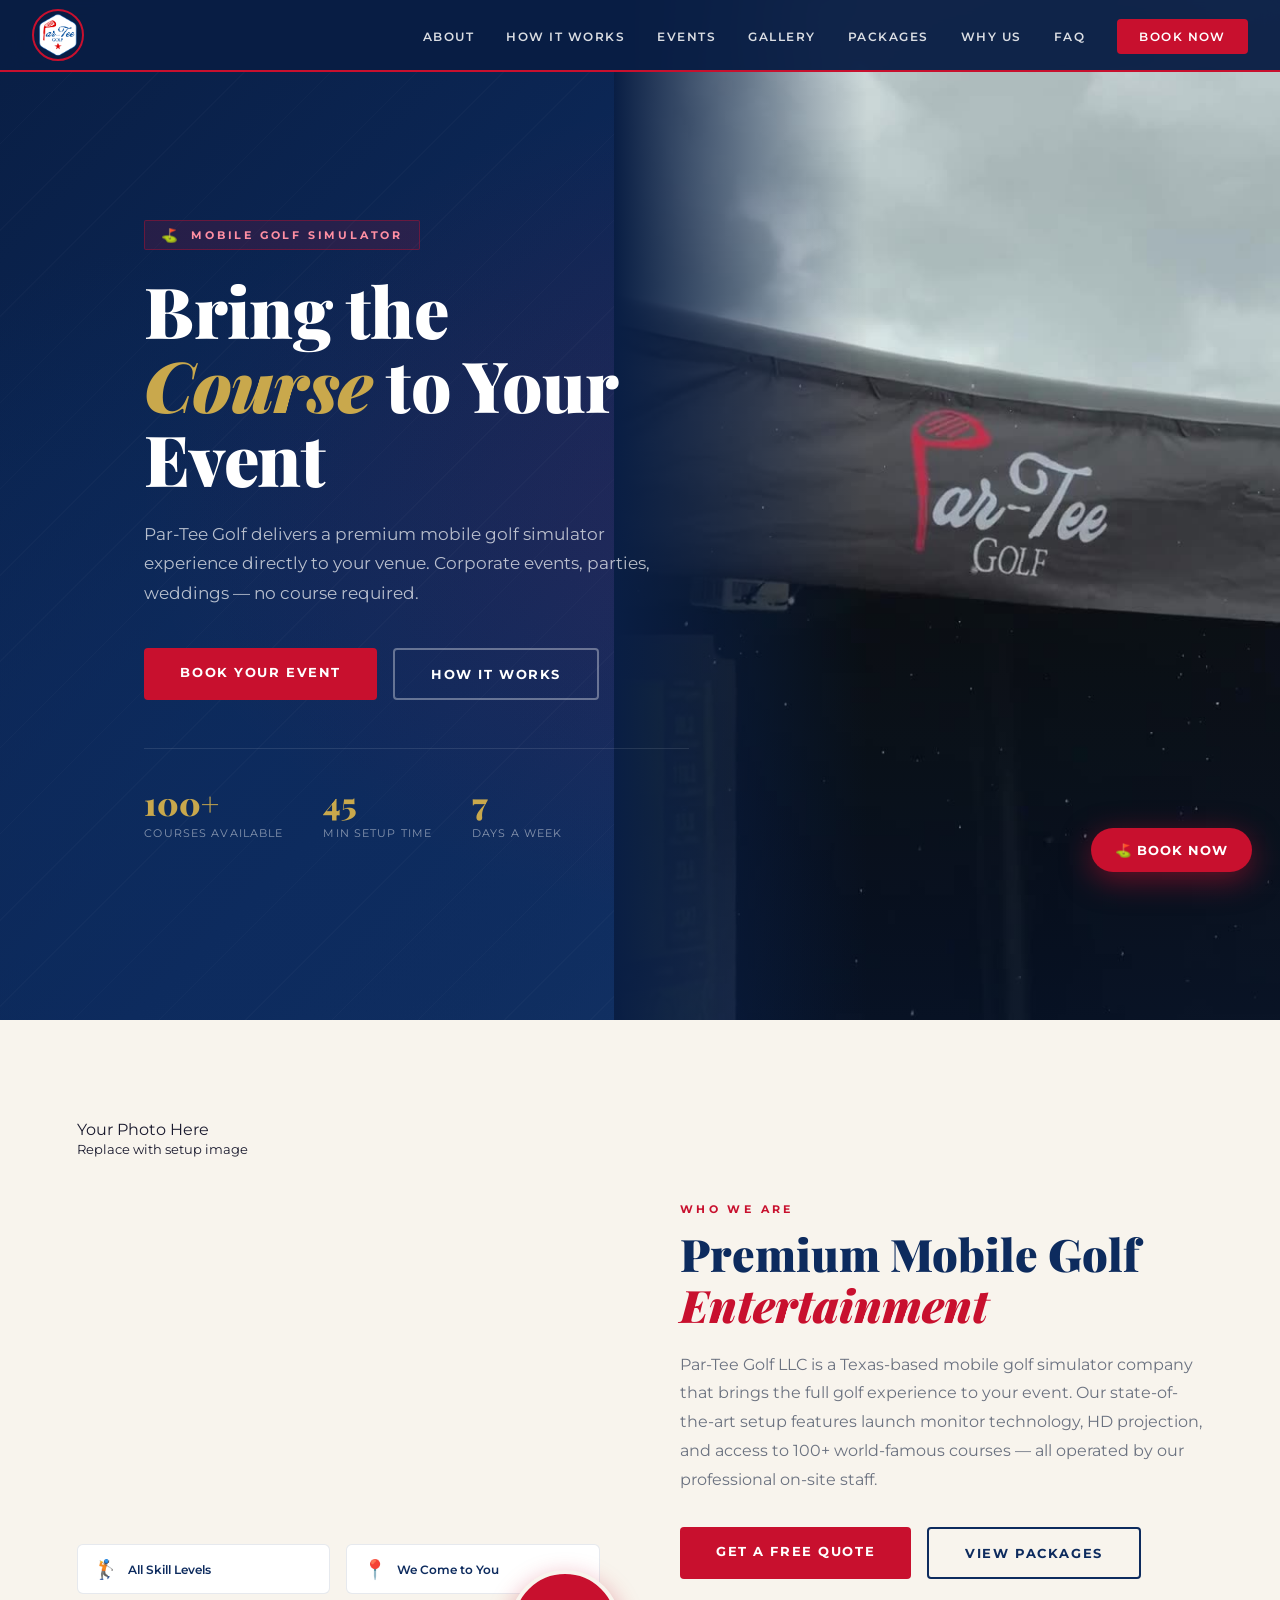
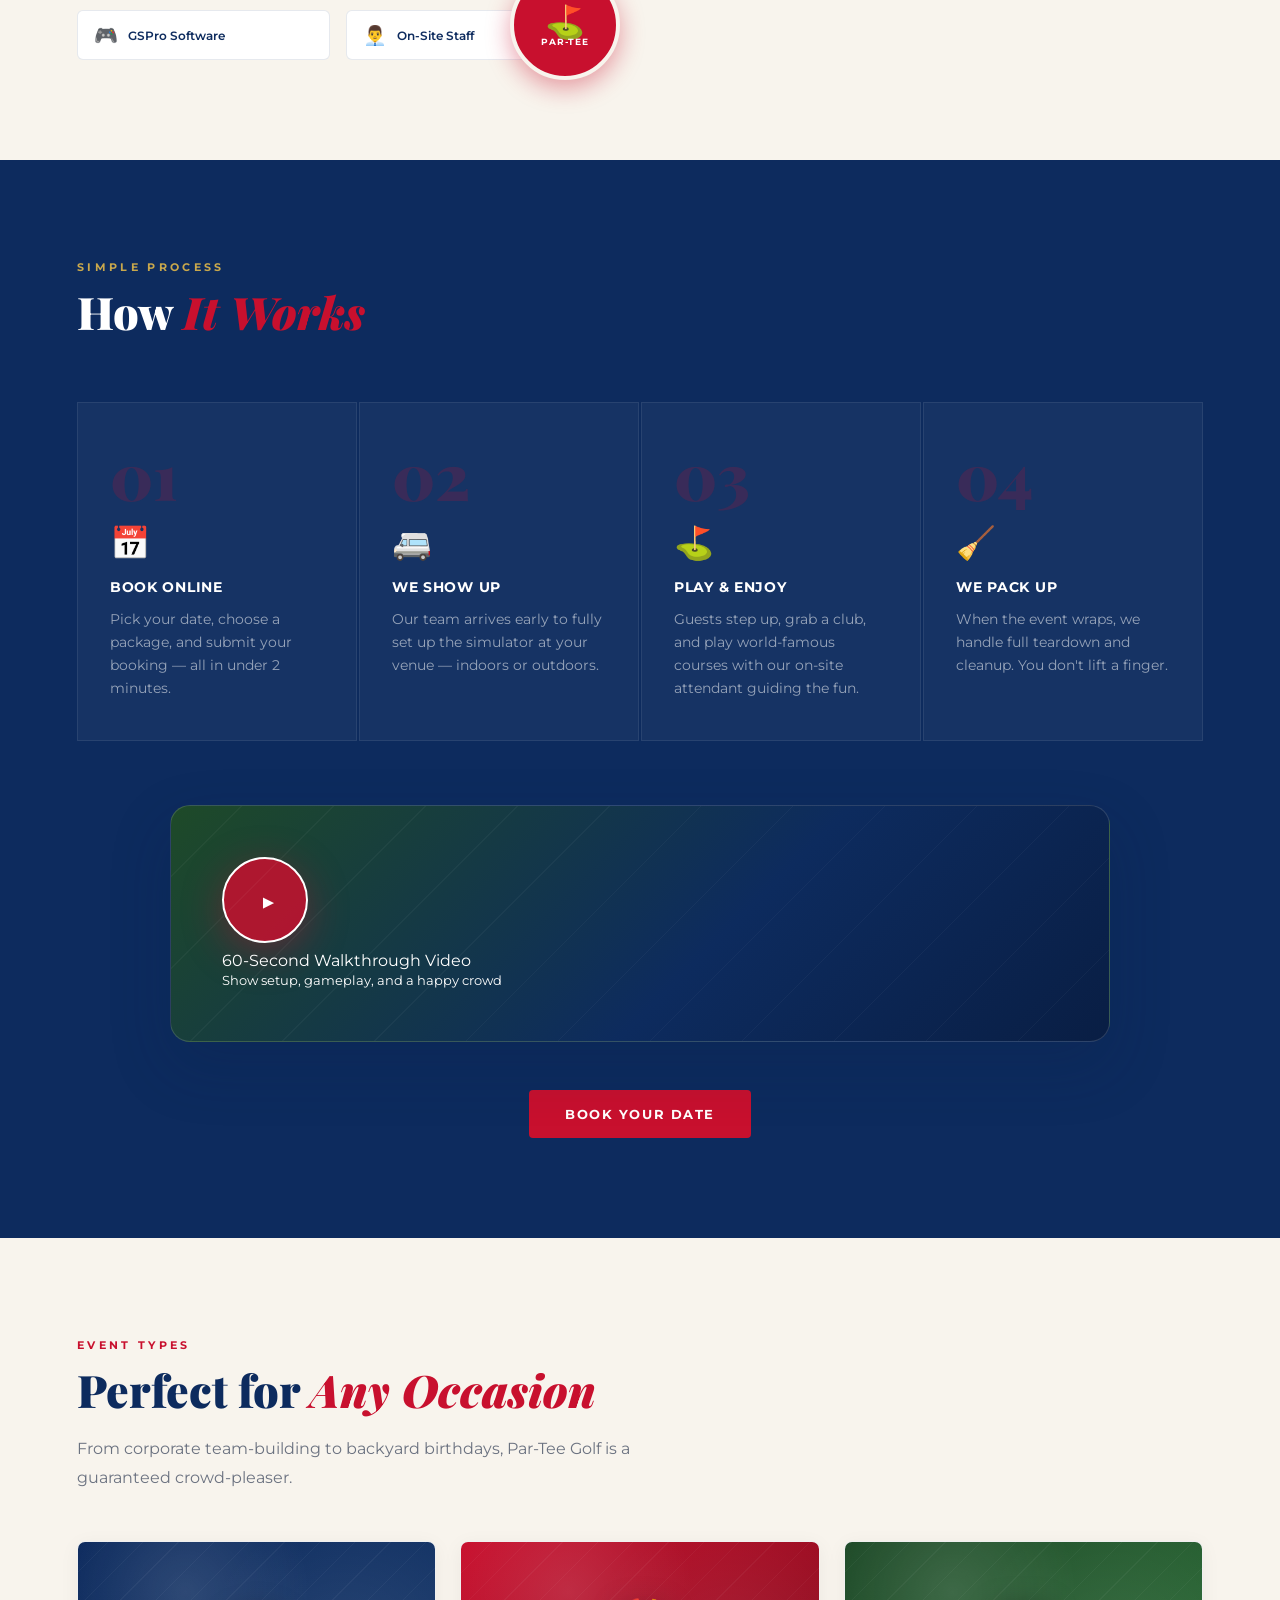
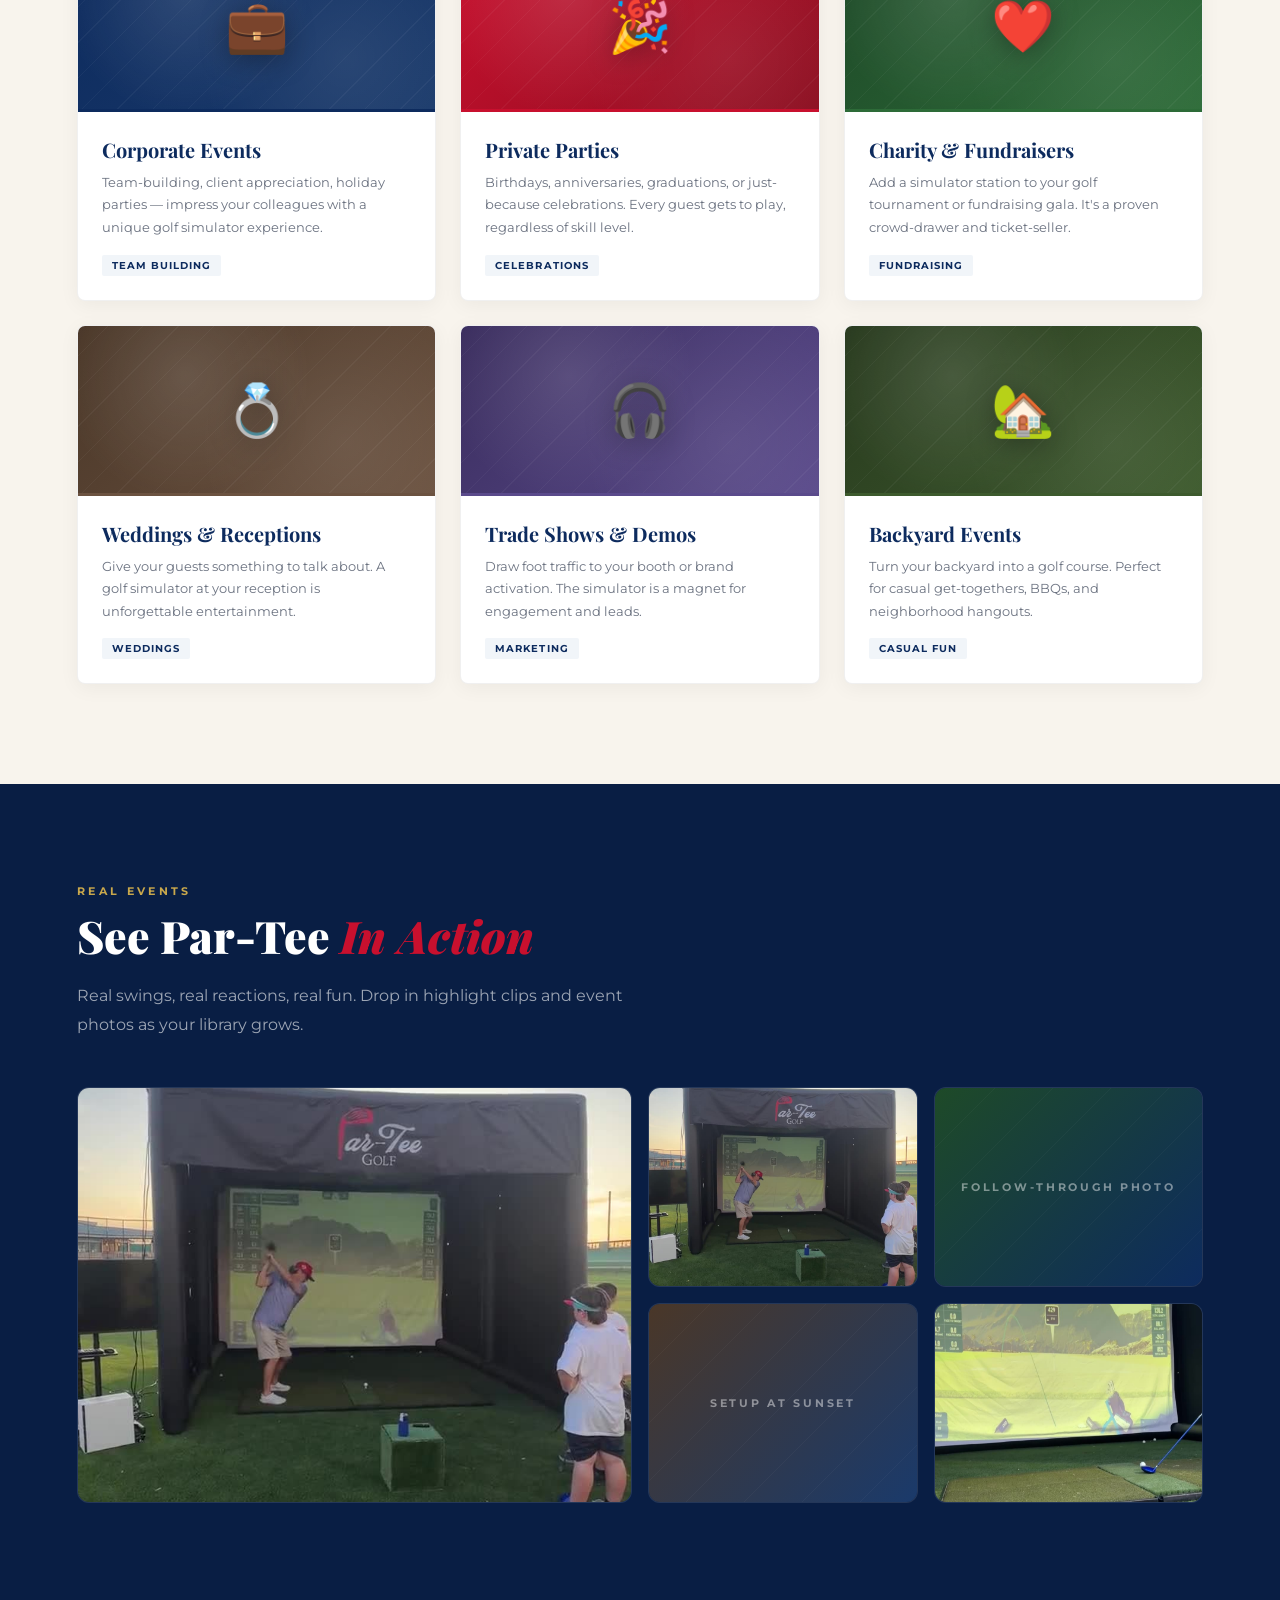
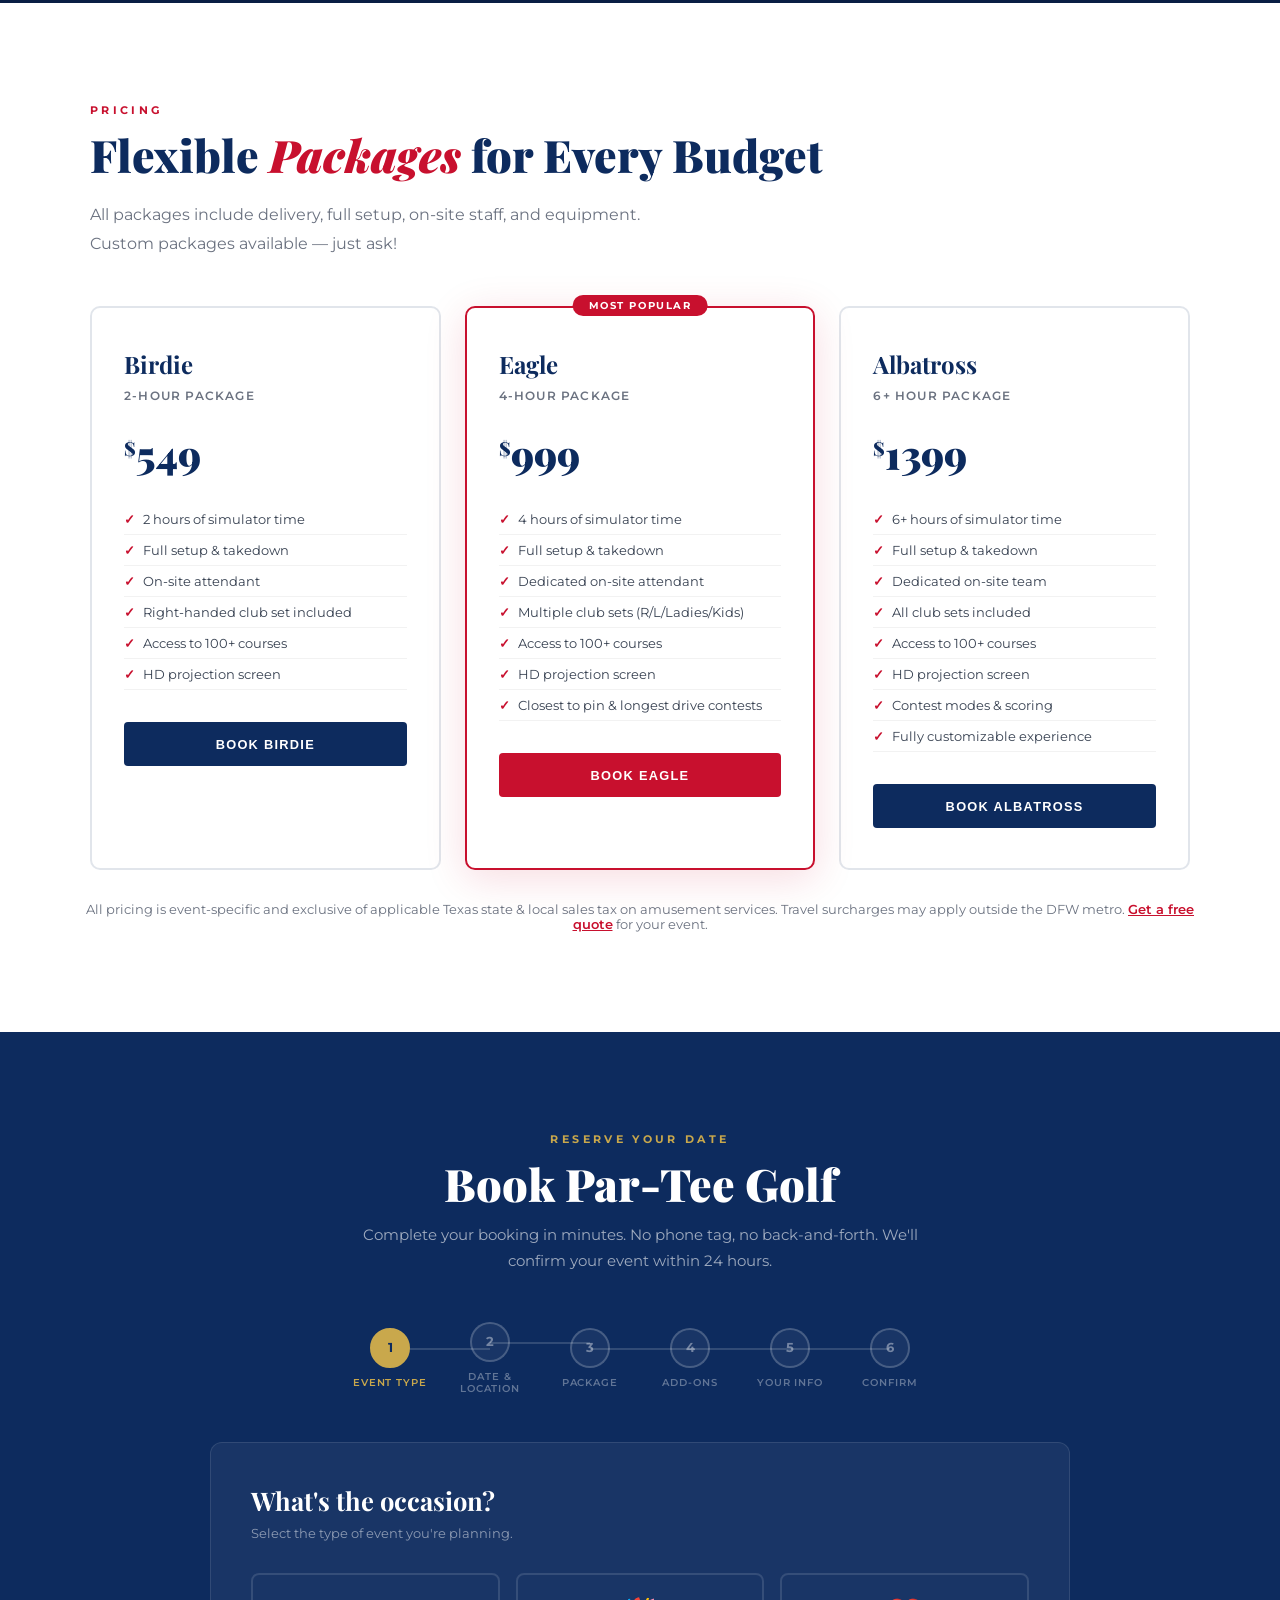
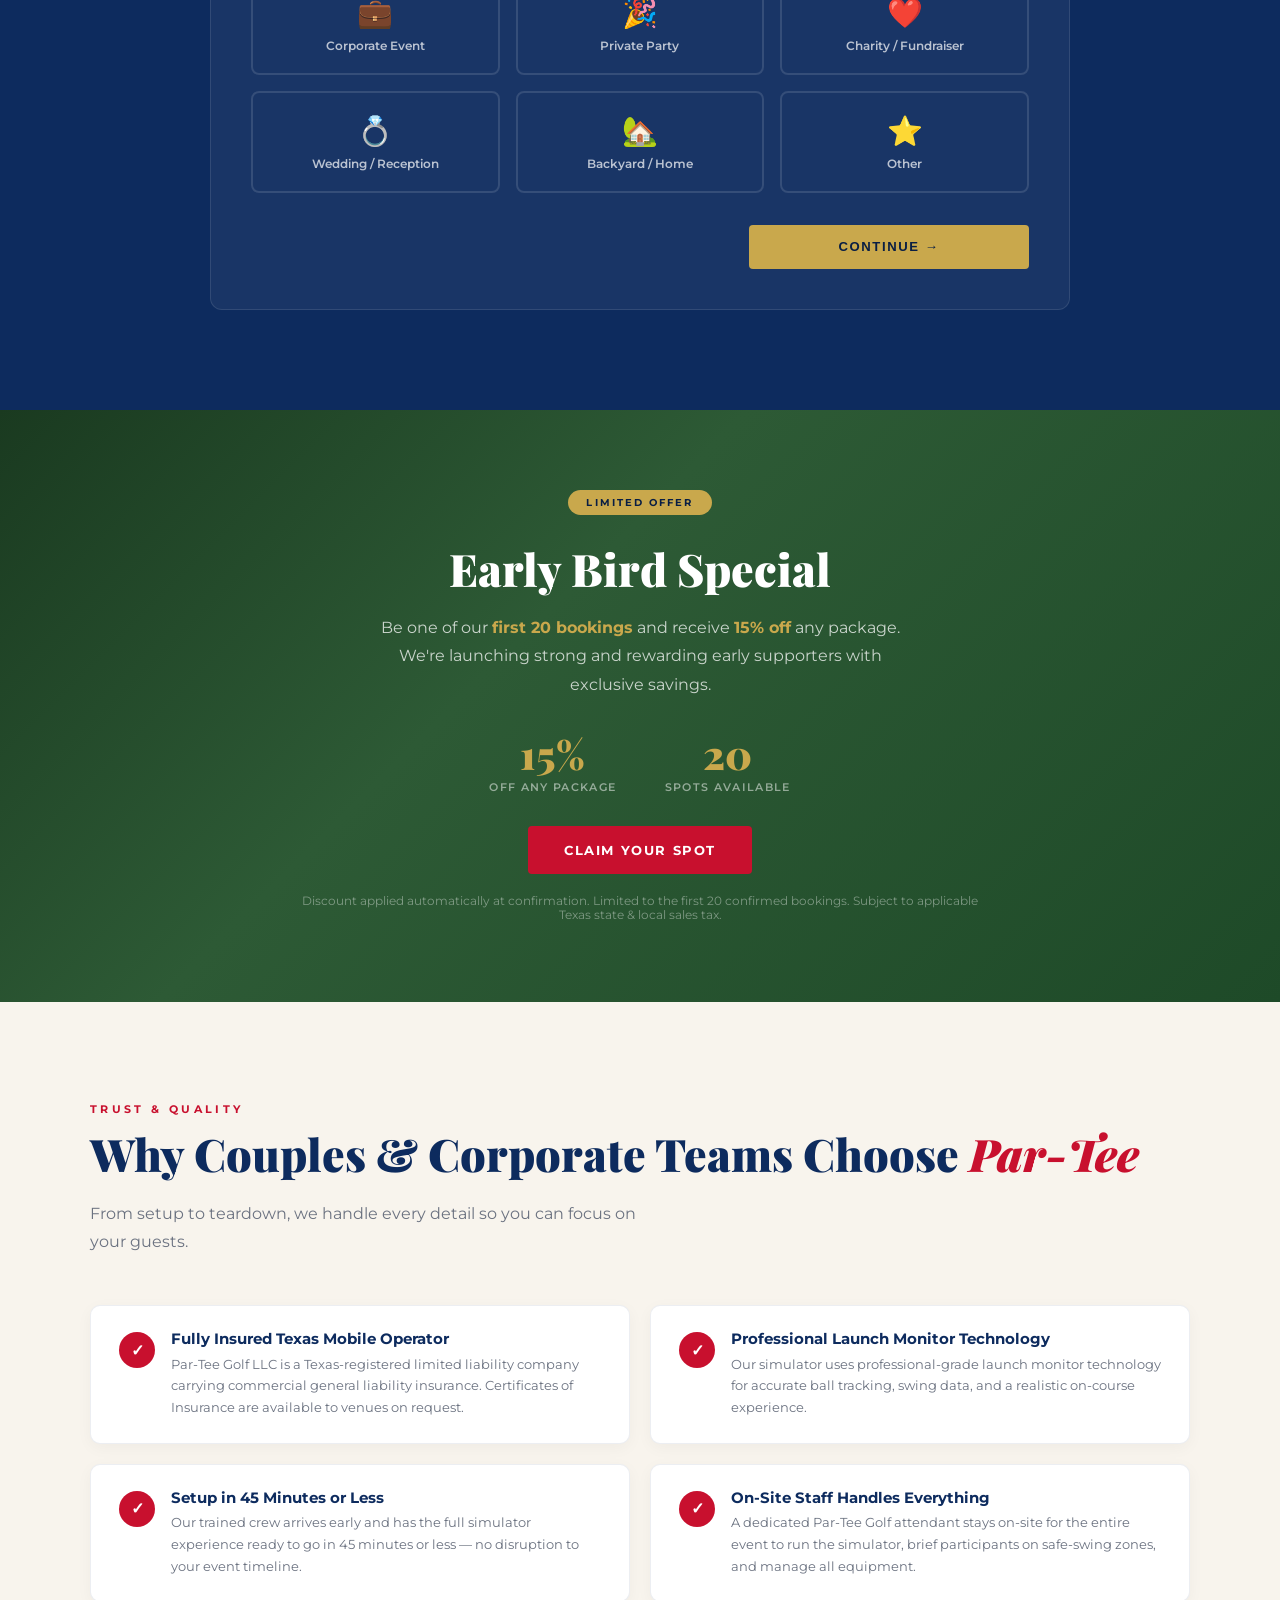
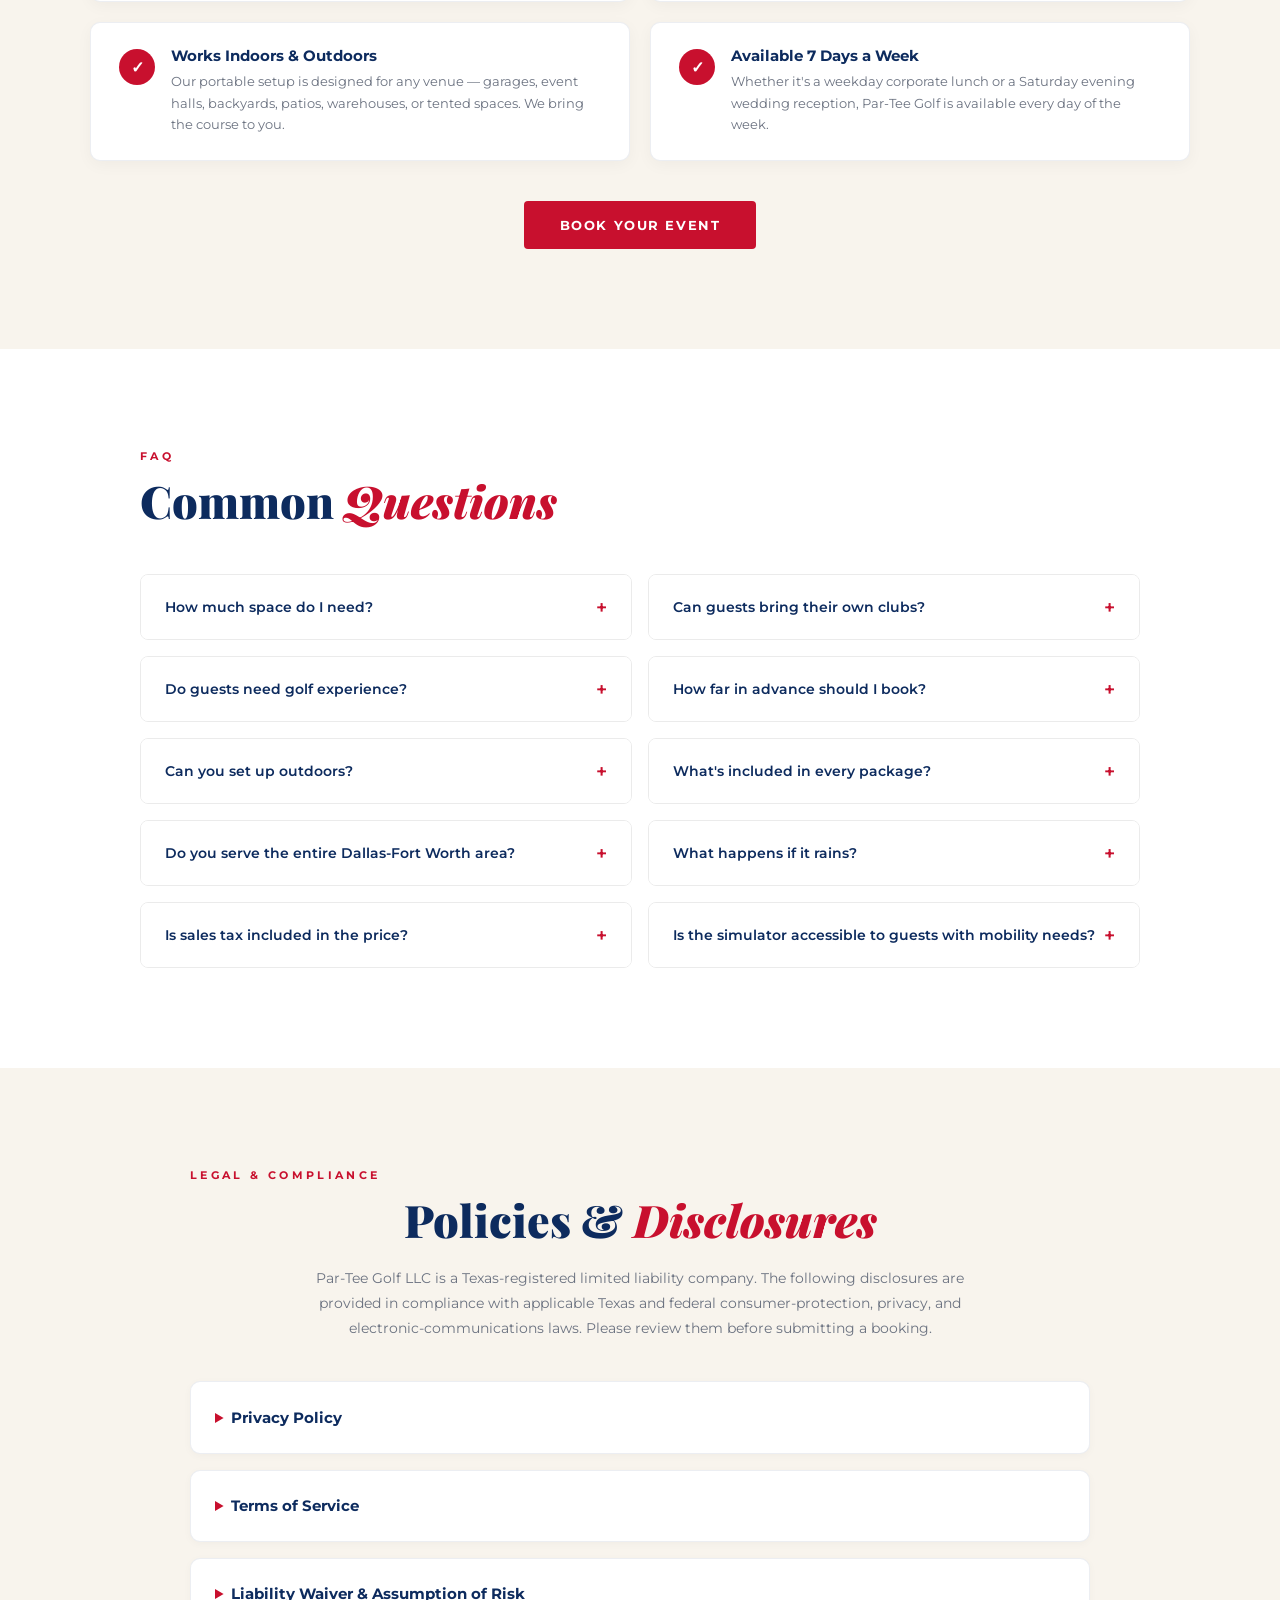
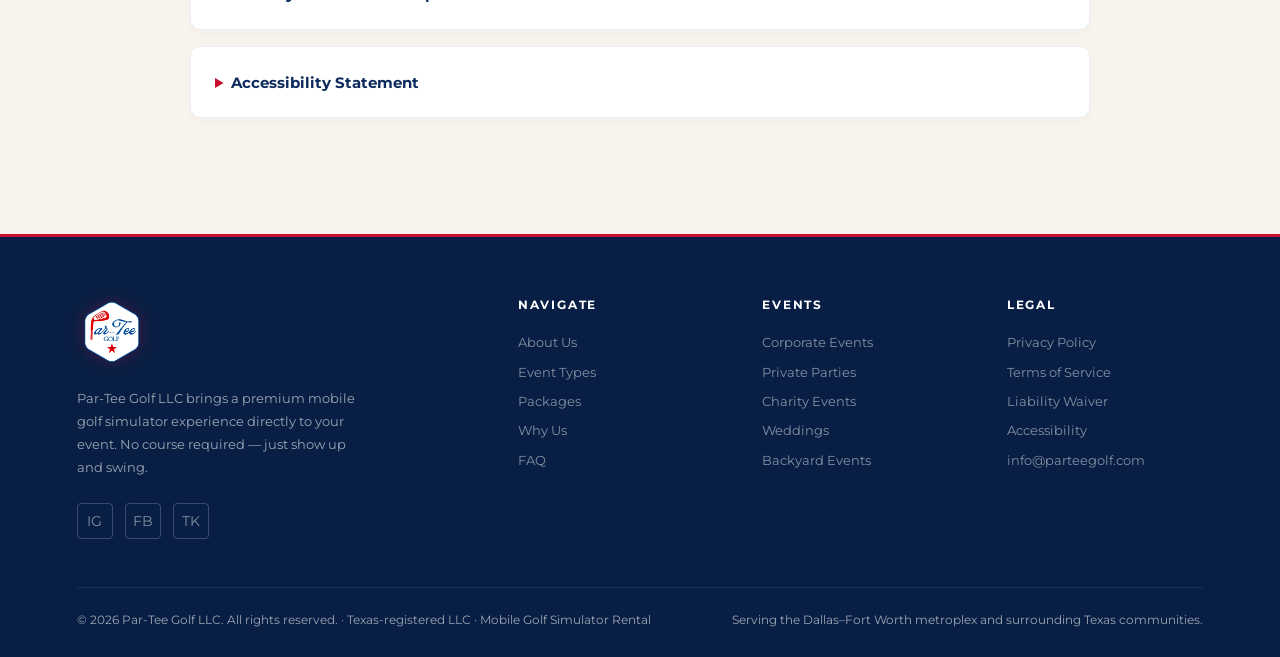
<file: Index.html>
<!DOCTYPE html>
<html lang="en" class="no-js">
<head>
<meta charset="UTF-8">
<meta name="viewport" content="width=device-width, initial-scale=1.0, viewport-fit=cover">
<meta name="theme-color" content="#091e44">
<meta name="color-scheme" content="light">
<meta name="format-detection" content="telephone=no">
<meta name="apple-mobile-web-app-capable" content="yes">
<meta name="apple-mobile-web-app-status-bar-style" content="black-translucent">
<meta name="apple-mobile-web-app-title" content="Par-Tee Golf">
<meta name="mobile-web-app-capable" content="yes">
<meta name="description" content="Par-Tee Golf LLC — Texas-based mobile golf simulator rentals for corporate events, weddings, charity tournaments, and private parties. Fully insured, on-site staff, 100+ courses.">
<meta name="robots" content="index,follow">
<title>Par-Tee Golf | Texas Mobile Golf Simulator Rental</title>
<link rel="icon" type="image/png" href="logo.png">
<link rel="apple-touch-icon" href="logo.png">
<link rel="canonical" href="https://parteegolf.com/">
<link rel="preconnect" href="https://fonts.googleapis.com">
<link rel="preconnect" href="https://fonts.gstatic.com" crossorigin>
<link href="https://fonts.googleapis.com/css2?family=Playfair+Display:wght@700;900&family=Libre+Baskerville:ital,wght@0,400;0,700;1,400&family=Montserrat:wght@400;500;600;700&display=swap" rel="stylesheet">
<link rel="stylesheet" href="styles.css">
</head>
<body>

<a class="skip-link" href="#home">Skip to main content</a>

<noscript>
  <div class="noscript-banner" role="alert">
    JavaScript is currently disabled in your browser. The page is still readable, but the multi-step booking form needs JavaScript to work. To request an event, email
    <a href="mailto:info@parteegolf.com">info@parteegolf.com</a> or call us — we will reply within 24 hours.
  </div>
</noscript>

<!-- NAV -->
<nav aria-label="Primary">
  <a class="nav-logo" href="#home">
    <img src="logo.png" alt="Par-Tee Golf">
  </a>
  <button class="nav-toggle" id="navToggle" aria-controls="navMenu" aria-expanded="false" aria-label="Toggle navigation menu">
    <span></span><span></span><span></span>
  </button>
  <ul class="nav-links" id="navMenu">
    <li><a href="#about">About</a></li>
    <li><a href="#how">How It Works</a></li>
    <li><a href="#services">Events</a></li>
    <li><a href="#gallery">Gallery</a></li>
    <li><a href="#packages">Packages</a></li>
    <li><a href="#whychoose">Why Us</a></li>
    <li><a href="#faq">FAQ</a></li>
    <li><a href="#booking" class="nav-cta">Book Now</a></li>
  </ul>
</nav>

<!-- HERO -->
<section class="hero" id="home">
  <div class="hero-bg"></div>
  <div class="hero-lines"></div>
  <div class="hero-img-placeholder">
    <video
      class="hero-media"
      src="hero.mp4"
      poster="hero-poster.jpg"
      autoplay
      muted
      loop
      playsinline
      preload="metadata"
      aria-hidden="true"></video>
  </div>
  <div class="hero-content">
    <div class="hero-eyebrow"><span>&#9971;</span> Mobile Golf Simulator</div>
    <h1>Bring the <em>Course</em> to Your Event</h1>
    <p class="hero-sub">Par-Tee Golf delivers a premium mobile golf simulator experience directly to your venue. Corporate events, parties, weddings — no course required.</p>
    <div class="hero-btns">
      <a href="#booking" class="btn-primary">Book Your Event</a>
      <a href="#how" class="btn-outline">How It Works</a>
    </div>
    <div class="hero-stats">
      <div><div class="stat-num">100+</div><div class="stat-label">Courses Available</div></div>
      <div><div class="stat-num">45</div><div class="stat-label">Min Setup Time</div></div>
      <div><div class="stat-num">7</div><div class="stat-label">Days a Week</div></div>
    </div>
  </div>
</section>

<!-- ABOUT -->
<section class="about" id="about">
  <div class="about-grid">
    <div class="about-visual">
      <div class="about-photo">Your Photo Here<br><small>Replace with setup image</small></div>
      <div class="about-badge">&#9971;<small>Par-Tee</small></div>
      <div class="about-features">
        <div class="feature-pill"><span class="icon">&#127948;&#65039;</span> All Skill Levels</div>
        <div class="feature-pill"><span class="icon">&#128205;</span> We Come to You</div>
        <div class="feature-pill"><span class="icon">&#127918;</span> GSPro Software</div>
        <div class="feature-pill"><span class="icon">&#128104;&#8205;&#128188;</span> On-Site Staff</div>
      </div>
    </div>
    <div>
      <div class="section-eyebrow">Who We Are</div>
      <h2 class="section-title">Premium Mobile Golf <em>Entertainment</em></h2>
      <p class="section-desc">Par-Tee Golf LLC is a Texas-based mobile golf simulator company that brings the full golf experience to your event. Our state-of-the-art setup features launch monitor technology, HD projection, and access to 100+ world-famous courses — all operated by our professional on-site staff.</p>
      <div style="margin-top:2rem;display:flex;gap:1rem;flex-wrap:wrap;">
        <a href="#booking" class="btn-primary">Get a Free Quote</a>
        <a href="#packages" class="btn-outline" style="color:var(--navy);border-color:var(--navy);">View Packages</a>
      </div>
    </div>
  </div>
</section>

<!-- HOW IT WORKS -->
<section class="how" id="how">
  <div style="max-width:1200px;margin:0 auto;">
    <div class="section-eyebrow" style="color:var(--gold);">Simple Process</div>
    <h2 class="section-title">How <em>It Works</em></h2>
  </div>
  <div class="steps">
    <div class="step">
      <div class="step-num">01</div><div class="step-icon">&#128197;</div>
      <h3>Book Online</h3><p>Pick your date, choose a package, and submit your booking — all in under 2 minutes.</p>
    </div>
    <div class="step">
      <div class="step-num">02</div><div class="step-icon">&#128656;</div>
      <h3>We Show Up</h3><p>Our team arrives early to fully set up the simulator at your venue — indoors or outdoors.</p>
    </div>
    <div class="step">
      <div class="step-num">03</div><div class="step-icon">&#9971;</div>
      <h3>Play &amp; Enjoy</h3><p>Guests step up, grab a club, and play world-famous courses with our on-site attendant guiding the fun.</p>
    </div>
    <div class="step">
      <div class="step-num">04</div><div class="step-icon">&#129529;</div>
      <h3>We Pack Up</h3><p>When the event wraps, we handle full teardown and cleanup. You don't lift a finger.</p>
    </div>
  </div>
  <div class="how-video-wrap">
    <div class="how-video-placeholder" role="img" aria-label="Walkthrough video coming soon">
      <div class="play-button big" aria-hidden="true">&#9654;</div>
      <div class="how-video-label">60-Second Walkthrough Video</div>
      <small>Show setup, gameplay, and a happy crowd</small>
    </div>
  </div>
  <div style="text-align:center;margin-top:3rem;">
    <a href="#booking" class="btn-primary">Book Your Date</a>
  </div>
</section>

<!-- SERVICES -->
<section class="services" id="services">
  <div style="max-width:1200px;margin:0 auto;">
    <div class="section-eyebrow">Event Types</div>
    <h2 class="section-title">Perfect for <em>Any Occasion</em></h2>
    <p class="section-desc">From corporate team-building to backyard birthdays, Par-Tee Golf is a guaranteed crowd-pleaser.</p>
  </div>
  <div class="services-grid">
    <div class="service-card">
      <div class="service-img corp"><span class="service-icon" aria-hidden="true">&#128188;</span></div>
      <div class="service-body"><h3>Corporate Events</h3><p>Team-building, client appreciation, holiday parties — impress your colleagues with a unique golf simulator experience.</p><span class="service-tag">Team Building</span></div>
    </div>
    <div class="service-card">
      <div class="service-img party"><span class="service-icon" aria-hidden="true">&#127881;</span></div>
      <div class="service-body"><h3>Private Parties</h3><p>Birthdays, anniversaries, graduations, or just-because celebrations. Every guest gets to play, regardless of skill level.</p><span class="service-tag">Celebrations</span></div>
    </div>
    <div class="service-card">
      <div class="service-img charity"><span class="service-icon" aria-hidden="true">&#10084;&#65039;</span></div>
      <div class="service-body"><h3>Charity &amp; Fundraisers</h3><p>Add a simulator station to your golf tournament or fundraising gala. It's a proven crowd-drawer and ticket-seller.</p><span class="service-tag">Fundraising</span></div>
    </div>
    <div class="service-card">
      <div class="service-img wedding"><span class="service-icon" aria-hidden="true">&#128141;</span></div>
      <div class="service-body"><h3>Weddings &amp; Receptions</h3><p>Give your guests something to talk about. A golf simulator at your reception is unforgettable entertainment.</p><span class="service-tag">Weddings</span></div>
    </div>
    <div class="service-card">
      <div class="service-img demo"><span class="service-icon" aria-hidden="true">&#127911;</span></div>
      <div class="service-body"><h3>Trade Shows &amp; Demos</h3><p>Draw foot traffic to your booth or brand activation. The simulator is a magnet for engagement and leads.</p><span class="service-tag">Marketing</span></div>
    </div>
    <div class="service-card">
      <div class="service-img backyard"><span class="service-icon" aria-hidden="true">&#127969;</span></div>
      <div class="service-body"><h3>Backyard Events</h3><p>Turn your backyard into a golf course. Perfect for casual get-togethers, BBQs, and neighborhood hangouts.</p><span class="service-tag">Casual Fun</span></div>
    </div>
  </div>
</section>

<!-- GALLERY / IN ACTION -->
<section class="gallery" id="gallery">
  <div style="max-width:1200px;margin:0 auto;">
    <div class="section-eyebrow">Real Events</div>
    <h2 class="section-title">See Par-Tee <em>In Action</em></h2>
    <p class="section-desc">Real swings, real reactions, real fun. Drop in highlight clips and event photos as your library grows.</p>
  </div>
  <div class="gallery-grid">
    <div class="gallery-tile feature">
      <video
        src="gallery-featured.mp4"
        poster="gallery-featured-poster.jpg"
        autoplay muted loop playsinline preload="metadata"
        aria-label="Par-Tee Golf simulator at sunset event"></video>
    </div>
    <div class="gallery-tile">
      <img src="gallery-1-backswing.jpg" alt="Player at the top of the backswing in the Par-Tee Golf simulator" loading="lazy">
    </div>
    <div class="gallery-tile">
      <div class="media-placeholder photo grad-2"><span class="media-label">Follow-Through Photo</span></div>
    </div>
    <div class="gallery-tile">
      <div class="media-placeholder photo grad-3"><span class="media-label">Setup at Sunset</span></div>
    </div>
    <div class="gallery-tile">
      <img src="gallery-4-tech.jpg" alt="Close-up of the simulator screen with launch monitor stat overlay" loading="lazy">
    </div>
  </div>
</section>

<!-- PACKAGES -->
<section class="packages" id="packages">
  <div style="max-width:1100px;margin:0 auto;">
    <div class="section-eyebrow">Pricing</div>
    <h2 class="section-title">Flexible <em>Packages</em> for Every Budget</h2>
    <p class="section-desc">All packages include delivery, full setup, on-site staff, and equipment. Custom packages available — just ask!</p>
  </div>
  <div class="packages-grid">
    <div class="pkg">
      <div class="pkg-name">Birdie</div>
      <div class="pkg-duration">2-Hour Package</div>
      <div class="pkg-price"><sup>$</sup>549</div>
      <ul class="pkg-features">
        <li>2 hours of simulator time</li>
        <li>Full setup &amp; takedown</li>
        <li>On-site attendant</li>
        <li>Right-handed club set included</li>
        <li>Access to 100+ courses</li>
        <li>HD projection screen</li>
      </ul>
      <button type="button" class="btn-pkg" data-pkg="Birdie">Book Birdie</button>
    </div>
    <div class="pkg featured">
      <div class="pkg-badge">Most Popular</div>
      <div class="pkg-name">Eagle</div>
      <div class="pkg-duration">4-Hour Package</div>
      <div class="pkg-price"><sup>$</sup>999</div>
      <ul class="pkg-features">
        <li>4 hours of simulator time</li>
        <li>Full setup &amp; takedown</li>
        <li>Dedicated on-site attendant</li>
        <li>Multiple club sets (R/L/Ladies/Kids)</li>
        <li>Access to 100+ courses</li>
        <li>HD projection screen</li>
        <li>Closest to pin &amp; longest drive contests</li>
      </ul>
      <button type="button" class="btn-pkg" data-pkg="Eagle">Book Eagle</button>
    </div>
    <div class="pkg">
      <div class="pkg-name">Albatross</div>
      <div class="pkg-duration">6+ Hour Package</div>
      <div class="pkg-price"><sup>$</sup>1399</div>
      <ul class="pkg-features">
        <li>6+ hours of simulator time</li>
        <li>Full setup &amp; takedown</li>
        <li>Dedicated on-site team</li>
        <li>All club sets included</li>
        <li>Access to 100+ courses</li>
        <li>HD projection screen</li>
        <li>Contest modes &amp; scoring</li>
        <li>Fully customizable experience</li>
      </ul>
      <button type="button" class="btn-pkg" data-pkg="Albatross">Book Albatross</button>
    </div>
  </div>
  <p style="text-align:center;margin-top:2rem;font-size:.8rem;color:var(--gray);">All pricing is event-specific and exclusive of applicable Texas state &amp; local sales tax on amusement services. Travel surcharges may apply outside the DFW metro. <a href="#booking" style="color:var(--red);font-weight:600;">Get a free quote</a> for your event.</p>
</section>

<!-- BOOKING -->
<section class="booking" id="booking">
  <div class="booking-wrap">
    <div class="section-eyebrow">Reserve Your Date</div>
    <h2 class="section-title" style="text-align:center;margin-bottom:.75rem;">Book Par-Tee Golf</h2>
    <p class="booking-sub">Complete your booking in minutes. No phone tag, no back-and-forth. We'll confirm your event within 24 hours.</p>

    <!-- Progress -->
    <div class="progress-track" id="progressTrack">
      <div class="prog-step active" id="ps1"><div class="prog-dot">1</div><div class="prog-label">Event Type</div></div>
      <div class="prog-step" id="ps2"><div class="prog-dot">2</div><div class="prog-label">Date &amp; Location</div></div>
      <div class="prog-step" id="ps3"><div class="prog-dot">3</div><div class="prog-label">Package</div></div>
      <div class="prog-step" id="ps4"><div class="prog-dot">4</div><div class="prog-label">Add-Ons</div></div>
      <div class="prog-step" id="ps5"><div class="prog-dot">5</div><div class="prog-label">Your Info</div></div>
      <div class="prog-step" id="ps6"><div class="prog-dot">6</div><div class="prog-label">Confirm</div></div>
    </div>

    <form
      id="bookingForm"
      name="booking"
      method="POST"
      data-netlify="true"
      netlify-honeypot="bot-field"
      class="booking-form-wrap" >
      <input type="hidden" name="form-name" value="booking">
      <p class="hp-field" aria-hidden="true">
        <label>Don't fill this out if you're human: <input name="bot-field" tabindex="-1" autocomplete="off"></label>
      </p>

      <input type="hidden" name="eventType" id="eventTypeHidden">
      <input type="hidden" name="package" id="packageHidden">
      <input type="hidden" name="addons" id="addonsHidden">
      <input type="hidden" name="eventDate" id="eventDateHidden">
      <input type="hidden" name="eventTime" id="eventTimeHidden">

      <div id="bookingFormWrap">

      <!-- PANEL 1: Event Type -->
      <div class="form-panel active" id="panel1">
        <div class="panel-title">What's the occasion?</div>
        <div class="panel-sub">Select the type of event you're planning.</div>
        <div class="event-picker" id="eventPicker">
          <button type="button" class="event-option" data-event="Corporate Event"><span class="ev-icon" aria-hidden="true">&#128188;</span><span class="ev-label">Corporate Event</span></button>
          <button type="button" class="event-option" data-event="Private Party"><span class="ev-icon" aria-hidden="true">&#127881;</span><span class="ev-label">Private Party</span></button>
          <button type="button" class="event-option" data-event="Charity / Fundraiser"><span class="ev-icon" aria-hidden="true">&#10084;&#65039;</span><span class="ev-label">Charity / Fundraiser</span></button>
          <button type="button" class="event-option" data-event="Wedding / Reception"><span class="ev-icon" aria-hidden="true">&#128141;</span><span class="ev-label">Wedding / Reception</span></button>
          <button type="button" class="event-option" data-event="Backyard / Home"><span class="ev-icon" aria-hidden="true">&#127969;</span><span class="ev-label">Backyard / Home</span></button>
          <button type="button" class="event-option" data-event="Other"><span class="ev-icon" aria-hidden="true">&#11088;</span><span class="ev-label">Other</span></button>
        </div>
        <div class="form-nav">
          <div></div>
          <button type="button" class="btn-next" data-goto="2">Continue &#8594;</button>
        </div>
      </div>

      <!-- PANEL 2: Date & Location -->
      <div class="form-panel" id="panel2">
        <div class="panel-title">When &amp; Where?</div>
        <div class="panel-sub">Pick a date from the calendar and choose a time slot.</div>

        <div class="cal-wrap">
          <div class="cal-header">
            <button type="button" class="cal-nav" id="calPrev" aria-label="Previous month">&#8249;</button>
            <h4 id="calMonthLabel"></h4>
            <button type="button" class="cal-nav" id="calNext" aria-label="Next month">&#8250;</button>
          </div>
          <div class="cal-grid" id="calGrid"></div>
          <div class="cal-note">Dates available up to 6 months out. For bookings beyond that, please call us.</div>
        </div>

        <div class="form-group" style="margin-bottom:1.5rem;">
          <label>Preferred Start Time *</label>
          <div class="time-slots" id="timeSlots">
            <button type="button" class="time-slot" data-time="9:00 AM">9:00 AM</button>
            <button type="button" class="time-slot" data-time="10:00 AM">10:00 AM</button>
            <button type="button" class="time-slot" data-time="11:00 AM">11:00 AM</button>
            <button type="button" class="time-slot" data-time="12:00 PM">12:00 PM</button>
            <button type="button" class="time-slot" data-time="1:00 PM">1:00 PM</button>
            <button type="button" class="time-slot" data-time="2:00 PM">2:00 PM</button>
            <button type="button" class="time-slot" data-time="3:00 PM">3:00 PM</button>
            <button type="button" class="time-slot" data-time="4:00 PM">4:00 PM</button>
            <button type="button" class="time-slot" data-time="5:00 PM">5:00 PM</button>
            <button type="button" class="time-slot" data-time="6:00 PM">6:00 PM</button>
            <button type="button" class="time-slot" data-time="7:00 PM">7:00 PM</button>
            <button type="button" class="time-slot" data-time="8:00 PM">8:00 PM</button>
          </div>
        </div>

        <div class="form-row">
          <div class="form-group">
            <label for="guestCount">Expected Guests *</label>
            <select id="guestCount" name="guestCount" autocomplete="off">
              <option value="">Select range</option>
              <option>10 – 25 guests</option>
              <option>25 – 50 guests</option>
              <option>50 – 100 guests</option>
              <option>100+ guests</option>
            </select>
          </div>
          <div class="form-group">
            <label for="indoorOutdoor">Indoor or Outdoor?</label>
            <select id="indoorOutdoor" name="indoorOutdoor" autocomplete="off">
              <option value="">Select</option>
              <option>Indoor</option>
              <option>Outdoor</option>
              <option>Not sure yet</option>
            </select>
          </div>
        </div>
        <div class="form-row full">
          <div class="form-group">
            <label for="address">Event Address / Venue *</label>
            <input type="text" id="address" name="address" placeholder="123 Main St, City, TX" autocomplete="street-address" maxlength="200">
          </div>
        </div>
        <div class="form-nav">
          <button type="button" class="btn-back" data-goto="1">&#8592; Back</button>
          <button type="button" class="btn-next" data-goto="3">Continue &#8594;</button>
        </div>
      </div>

      <!-- PANEL 3: Package -->
      <div class="form-panel" id="panel3">
        <div class="panel-title">Choose Your Package</div>
        <div class="panel-sub">All packages include setup, staffing, and full equipment. Pricing quoted after submission.</div>
        <div class="pkg-picker" id="pkgPicker">
          <button type="button" class="pkg-option" data-pkg="Birdie"><span class="po-name">&#128038; Birdie</span><span class="po-duration">2 Hours</span><span class="po-price">$549</span></button>
          <button type="button" class="pkg-option" data-pkg="Eagle"><span class="po-name">&#129413; Eagle — Most Popular</span><span class="po-duration">4 Hours</span><span class="po-price">$999</span></button>
          <button type="button" class="pkg-option" data-pkg="Albatross"><span class="po-name">&#127775; Albatross</span><span class="po-duration">6+ Hours</span><span class="po-price">$1399</span></button>
          <button type="button" class="pkg-option" data-pkg="Custom"><span class="po-name">&#9999;&#65039; Custom Package</span><span class="po-duration">Your choice</span><span class="po-price">Let's talk</span></button>
        </div>
        <div class="form-nav">
          <button type="button" class="btn-back" data-goto="2">&#8592; Back</button>
          <button type="button" class="btn-next" data-goto="4">Continue &#8594;</button>
        </div>
      </div>

      <!-- PANEL 4: Add-Ons -->
      <div class="form-panel" id="panel4">
        <div class="panel-title">Customize Your Experience</div>
        <div class="panel-sub">Select any add-ons to enhance your event. All are optional.</div>
        <div class="addon-picker" id="addonPicker">
          <label class="addon-check">
            <input type="checkbox" name="addon" value="Extra Hour ($249)">
            <span class="addon-check-box">
              <span class="addon-check-icon" aria-hidden="true">&#9201;</span>
              <span class="addon-check-info">
                <strong>Extra Hour</strong>
                <span>Extend the fun with an additional hour of simulator time.</span>
              </span>
              <span class="addon-check-price">$249</span>
            </span>
          </label>
          <label class="addon-check">
            <input type="checkbox" name="addon" value="Dual Simulators (+60%)">
            <span class="addon-check-box">
              <span class="addon-check-icon" aria-hidden="true">&#127918;</span>
              <span class="addon-check-info">
                <strong>Dual Simulators</strong>
                <span>Double the action with a second simulator setup.</span>
              </span>
              <span class="addon-check-price">+60%</span>
            </span>
          </label>
          <label class="addon-check">
            <input type="checkbox" name="addon" value="Contest Package (+$150)">
            <span class="addon-check-box">
              <span class="addon-check-icon" aria-hidden="true">&#127942;</span>
              <span class="addon-check-info">
                <strong>Contest Package</strong>
                <span>Closest-to-pin, longest-drive, and scoring leaderboards.</span>
              </span>
              <span class="addon-check-price">+$150</span>
            </span>
          </label>
          <label class="addon-check">
            <input type="checkbox" name="addon" value="Highlight Reel (+$100)">
            <span class="addon-check-box">
              <span class="addon-check-icon" aria-hidden="true">&#128250;</span>
              <span class="addon-check-info">
                <strong>Video Recording &amp; Highlight Reel</strong>
                <span>Shareable content emailed within 24 hours. Great for memories!</span>
              </span>
              <span class="addon-check-price">+$100</span>
            </span>
          </label>
        </div>
        <div class="form-group" style="margin-top:1rem;">
          <label for="addonNotes">Special requests or notes</label>
          <textarea id="addonNotes" name="addonNotes" maxlength="1000" placeholder="e.g. Left-handed clubs needed, specific courses..."></textarea>
        </div>
        <div class="form-nav">
          <button type="button" class="btn-back" data-goto="3">&#8592; Back</button>
          <button type="button" class="btn-next" data-goto="5">Continue &#8594;</button>
        </div>
      </div>

      <!-- PANEL 5: Contact Info -->
      <div class="form-panel" id="panel5">
        <div class="panel-title">Your Contact Info</div>
        <div class="panel-sub">So we can confirm your booking and send details.</div>
        <div class="form-row">
          <div class="form-group"><label for="firstName">First Name *</label><input type="text" id="firstName" name="firstName" placeholder="Jane" autocomplete="given-name" maxlength="60"></div>
          <div class="form-group"><label for="lastName">Last Name *</label><input type="text" id="lastName" name="lastName" placeholder="Smith" autocomplete="family-name" maxlength="60"></div>
        </div>
        <div class="form-row">
          <div class="form-group"><label for="email">Email Address *</label><input type="email" id="email" name="email" placeholder="jane@example.com" autocomplete="email" maxlength="120"></div>
          <div class="form-group"><label for="phone">Phone Number *</label><input type="tel" id="phone" name="phone" placeholder="(555) 000-0000" autocomplete="tel" maxlength="25"></div>
        </div>
        <div class="form-row full">
          <div class="form-group">
            <label for="referral">How did you hear about us?</label>
            <select id="referral" name="referral" autocomplete="off">
              <option value="">Select...</option>
              <option>Google Search</option>
              <option>Instagram</option>
              <option>Facebook</option>
              <option>Friend / Word of Mouth</option>
              <option>Attended a Par-Tee Golf Event</option>
              <option>Other</option>
            </select>
          </div>
        </div>

        <div class="consent-block">
          <label class="consent-check">
            <input type="checkbox" id="consentContact" name="consentContact" value="yes" required>
            <span><strong>Contact consent (TCPA / CAN-SPAM):</strong> I agree to receive booking-related calls, texts, and emails from Par-Tee Golf LLC at the number and address provided. Message &amp; data rates may apply. I can opt out at any time by replying STOP or contacting <a href="mailto:info@parteegolf.com">info@parteegolf.com</a>.</span>
          </label>
          <label class="consent-check">
            <input type="checkbox" id="consentWaiver" name="consentWaiver" value="yes" required>
            <span><strong>Liability acknowledgement:</strong> I have read the <a href="#waiver">Liability Waiver &amp; Assumption of Risk</a>, <a href="#terms">Terms of Service</a>, and <a href="#privacy">Privacy Policy</a>, and I understand that golf-swing activities carry inherent risks of injury or property damage. I agree to ensure all event participants are advised of these terms.</span>
          </label>
          <label class="consent-check">
            <input type="checkbox" id="consentAge" name="consentAge" value="yes" required>
            <span>I confirm I am at least 18 years of age and authorized to make this booking on behalf of the venue / hosting party.</span>
          </label>
        </div>

        <div class="form-nav">
          <button type="button" class="btn-back" data-goto="4">&#8592; Back</button>
          <button type="button" class="btn-next" data-goto="6">Review Booking &#8594;</button>
        </div>
      </div>

      <!-- PANEL 6: Confirm -->
      <div class="form-panel" id="panel6">
        <div class="panel-title">Review &amp; Confirm</div>
        <div class="panel-sub">Everything look good? Submit your request and we'll reach out within 24 hours to confirm.</div>
        <div class="confirm-box" id="confirmBox"></div>
        <p style="font-size:.75rem;color:rgba(255,255,255,.5);margin-bottom:1.5rem;">By submitting you agree to be contacted by Par-Tee Golf LLC regarding your event booking. No charges are made at this step. Final pricing will be confirmed in writing before any payment is collected. Submissions are protected by anti-spam screening and transmitted over an encrypted (HTTPS) connection.</p>
        <div class="form-nav">
          <button type="button" class="btn-back" data-goto="5">&#8592; Back</button>
          <button type="submit" class="btn-submit" id="bookingSubmitBtn">&#127948;&#65039; Confirm Request</button>
        </div>
      </div>

      </div>
    </form>

    <!-- SUCCESS -->
    <div class="booking-success" id="bookingSuccess" role="status" aria-live="polite">
      <div class="success-icon">&#9971;</div>
      <h3>You're on the Tee!</h3>
      <p>Thanks for booking with Par-Tee Golf! We've received your request and will be in touch within 24 hours to confirm all the details.</p>
      <a href="#home" class="btn-primary" style="display:inline-block;">Back to Home</a>
    </div>

    <!-- ERROR -->
    <div class="booking-error" id="bookingError" role="alert" aria-live="assertive" hidden>
      <h3>We couldn't submit your booking</h3>
      <p id="bookingErrorMsg">Please check your internet connection and try again, or email us at <a href="mailto:info@parteegolf.com">info@parteegolf.com</a>.</p>
      <button type="button" class="btn-outline" id="bookingRetry">Try Again</button>
    </div>

  </div>
</section>

<!-- EARLY BIRD SPECIAL -->
<section class="earlybird" id="earlybird">
  <div class="earlybird-wrap">
    <div class="earlybird-badge">Limited Offer</div>
    <h2 class="earlybird-title">Early Bird Special</h2>
    <p class="earlybird-desc">Be one of our <strong>first 20 bookings</strong> and receive <strong>15% off</strong> any package. We're launching strong and rewarding early supporters with exclusive savings.</p>
    <div class="earlybird-details">
      <div class="earlybird-stat"><span class="earlybird-num">15%</span><span class="earlybird-label">Off Any Package</span></div>
      <div class="earlybird-stat"><span class="earlybird-num">20</span><span class="earlybird-label">Spots Available</span></div>
    </div>
    <a href="#booking" class="btn-primary">Claim Your Spot</a>
    <p class="earlybird-fine">Discount applied automatically at confirmation. Limited to the first 20 confirmed bookings. Subject to applicable Texas state &amp; local sales tax.</p>
  </div>
</section>

<!-- WHY CHOOSE PAR-TEE -->
<section class="why-choose" id="whychoose">
  <div style="max-width:1100px;margin:0 auto;">
    <div class="section-eyebrow">Trust &amp; Quality</div>
    <h2 class="section-title">Why Couples &amp; Corporate Teams Choose <em>Par-Tee</em></h2>
    <p class="section-desc">From setup to teardown, we handle every detail so you can focus on your guests.</p>
  </div>
  <div class="why-grid">
    <div class="why-item">
      <span class="why-check" aria-hidden="true">&#10003;</span>
      <div class="why-text">
        <strong>Fully Insured Texas Mobile Operator</strong>
        <p>Par-Tee Golf LLC is a Texas-registered limited liability company carrying commercial general liability insurance. Certificates of Insurance are available to venues on request.</p>
      </div>
    </div>
    <div class="why-item">
      <span class="why-check" aria-hidden="true">&#10003;</span>
      <div class="why-text">
        <strong>Professional Launch Monitor Technology</strong>
        <p>Our simulator uses professional-grade launch monitor technology for accurate ball tracking, swing data, and a realistic on-course experience.</p>
      </div>
    </div>
    <div class="why-item">
      <span class="why-check" aria-hidden="true">&#10003;</span>
      <div class="why-text">
        <strong>Setup in 45 Minutes or Less</strong>
        <p>Our trained crew arrives early and has the full simulator experience ready to go in 45 minutes or less — no disruption to your event timeline.</p>
      </div>
    </div>
    <div class="why-item">
      <span class="why-check" aria-hidden="true">&#10003;</span>
      <div class="why-text">
        <strong>On-Site Staff Handles Everything</strong>
        <p>A dedicated Par-Tee Golf attendant stays on-site for the entire event to run the simulator, brief participants on safe-swing zones, and manage all equipment.</p>
      </div>
    </div>
    <div class="why-item">
      <span class="why-check" aria-hidden="true">&#10003;</span>
      <div class="why-text">
        <strong>Works Indoors &amp; Outdoors</strong>
        <p>Our portable setup is designed for any venue — garages, event halls, backyards, patios, warehouses, or tented spaces. We bring the course to you.</p>
      </div>
    </div>
    <div class="why-item">
      <span class="why-check" aria-hidden="true">&#10003;</span>
      <div class="why-text">
        <strong>Available 7 Days a Week</strong>
        <p>Whether it's a weekday corporate lunch or a Saturday evening wedding reception, Par-Tee Golf is available every day of the week.</p>
      </div>
    </div>
  </div>
  <div style="text-align:center;margin-top:2.5rem;">
    <a href="#booking" class="btn-primary">Book Your Event</a>
  </div>
</section>

<!-- FAQ -->
<section class="faq" id="faq">
  <div style="max-width:1000px;margin:0 auto;">
    <div class="section-eyebrow">FAQ</div>
    <h2 class="section-title">Common <em>Questions</em></h2>
  </div>
  <div class="faq-grid">
    <div class="faq-item"><button type="button" class="faq-q">How much space do I need? <span class="arrow" aria-hidden="true">+</span></button><div class="faq-a">We need approximately 15ft × 18ft of clear space with a minimum 10ft ceiling to set up the simulator, giving players room to swing freely and spectators room to watch from a marked safe zone. We also need access to a standard 120V power outlet.</div></div>
    <div class="faq-item"><button type="button" class="faq-q">Can guests bring their own clubs? <span class="arrow" aria-hidden="true">+</span></button><div class="faq-a">Absolutely! Par-Tee Golf is compatible with all standard golf clubs. We also provide a right-handed set with every rental, plus optional left-handed, ladies', and kids' sets available upon request.</div></div>
    <div class="faq-item"><button type="button" class="faq-q">Do guests need golf experience? <span class="arrow" aria-hidden="true">+</span></button><div class="faq-a">Not at all! Our on-site attendant is there to help guests of all skill levels get set up and enjoy themselves. Beginners love it just as much as avid golfers.</div></div>
    <div class="faq-item"><button type="button" class="faq-q">How far in advance should I book? <span class="arrow" aria-hidden="true">+</span></button><div class="faq-a">We recommend booking at least 2–3 weeks in advance to secure your preferred date. For peak seasons (spring and fall) or large events, 4–6 weeks is ideal. We do accommodate last-minute requests when possible.</div></div>
    <div class="faq-item"><button type="button" class="faq-q">Can you set up outdoors? <span class="arrow" aria-hidden="true">+</span></button><div class="faq-a">Yes! Our simulator works great outdoors. We do recommend a shaded or tented area for the best screen visibility. We'll work with you to find the ideal setup location at your venue.</div></div>
    <div class="faq-item"><button type="button" class="faq-q">What's included in every package? <span class="arrow" aria-hidden="true">+</span></button><div class="faq-a">Every package includes delivery, full setup and takedown, a professional on-site attendant, a right-handed club set, HD projection, and access to 100+ courses via GSPro software.</div></div>
    <div class="faq-item"><button type="button" class="faq-q">Do you serve the entire Dallas-Fort Worth area? <span class="arrow" aria-hidden="true">+</span></button><div class="faq-a">We serve the greater DFW metroplex and surrounding areas. Travel fees may apply for locations beyond a 50-mile radius. Contact us for availability in your area.</div></div>
    <div class="faq-item"><button type="button" class="faq-q">What happens if it rains? <span class="arrow" aria-hidden="true">+</span></button><div class="faq-a">For outdoor events, we monitor weather closely and will work with you on contingency plans. If the event needs to be rescheduled due to severe weather, we'll accommodate at no extra charge per our cancellation policy.</div></div>
    <div class="faq-item"><button type="button" class="faq-q">Is sales tax included in the price? <span class="arrow" aria-hidden="true">+</span></button><div class="faq-a">No. Texas treats simulator amusement services as taxable. Applicable Texas state and local sales tax is added to the final invoice unless your organization provides a valid Texas Sales Tax Exemption Certificate (Form 01-339).</div></div>
    <div class="faq-item"><button type="button" class="faq-q">Is the simulator accessible to guests with mobility needs? <span class="arrow" aria-hidden="true">+</span></button><div class="faq-a">Yes — the playing area is at floor level and seated play is fully supported. Let us know in advance and we'll position the setup to accommodate wheelchairs, walkers, or assistive devices.</div></div>
  </div>
</section>

<!-- LEGAL: Privacy / Terms / Waiver -->
<section class="legal" id="legal">
  <div class="legal-wrap">
    <div class="section-eyebrow">Legal &amp; Compliance</div>
    <h2 class="section-title" style="text-align:center;">Policies &amp; <em>Disclosures</em></h2>
    <p class="legal-intro">Par-Tee Golf LLC is a Texas-registered limited liability company. The following disclosures are provided in compliance with applicable Texas and federal consumer-protection, privacy, and electronic-communications laws. Please review them before submitting a booking.</p>

    <details class="legal-block" id="privacy">
      <summary><strong>Privacy Policy</strong></summary>
      <div class="legal-body">
        <p><em>Last updated: 2026.</em></p>
        <p><strong>Information we collect.</strong> When you submit the booking form we collect your name, email address, phone number, event date and address, package selection, add-on preferences, and any notes you choose to provide. We also receive standard server log data (IP address, user-agent, timestamps) from our hosting provider, Netlify, for security and abuse prevention.</p>
        <p><strong>How we use it.</strong> Solely to (i) respond to your booking request, (ii) confirm and service your event, (iii) send transactional and event-related communications, and (iv) comply with our legal obligations. We do not sell or rent personal information.</p>
        <p><strong>Texas resident rights.</strong> Under the Texas Data Privacy and Security Act and the Texas Identity Theft Enforcement and Protection Act, you may request access to, correction of, or deletion of personal information we hold about you, and you may opt out of targeted advertising or sale of personal data (we do not engage in either). Submit requests to <a href="mailto:privacy@parteegolf.com">privacy@parteegolf.com</a>.</p>
        <p><strong>Children.</strong> Our website and booking form are not directed to children under 13, and we do not knowingly collect their personal information (COPPA).</p>
        <p><strong>Security.</strong> All form submissions are transmitted over TLS / HTTPS. We retain inquiry data for no longer than reasonably necessary to service your event and meet recordkeeping obligations.</p>
        <p><strong>Cookies.</strong> This site uses only essential, first-party cookies required to operate the site. No advertising or third-party tracking cookies are set.</p>
      </div>
    </details>

    <details class="legal-block" id="terms">
      <summary><strong>Terms of Service</strong></summary>
      <div class="legal-body">
        <p><em>Last updated: 2026.</em></p>
        <p><strong>1. Booking &amp; quotes.</strong> Submitting the online form is a request, not a confirmed reservation. A booking is confirmed only when Par-Tee Golf LLC issues a written confirmation and any required deposit has been paid.</p>
        <p><strong>2. Pricing &amp; sales tax.</strong> Listed package prices are exclusive of applicable Texas state and local sales &amp; use tax on amusement services (Texas Tax Code Ch. 151, §151.0028). Par-Tee Golf LLC holds (or has applied for) a Texas Sales &amp; Use Tax Permit issued by the Texas Comptroller of Public Accounts and remits collected tax accordingly. Tax-exempt organizations must furnish a properly completed Texas Sales &amp; Use Tax Exemption Certificate (Form 01-339) before the event date. Travel surcharges apply outside the DFW metro at the rates disclosed in your quote.</p>
        <p><strong>3. Cancellation &amp; refunds.</strong> Cancellations made 14+ days before the event date receive a full deposit refund. Cancellations 7–13 days prior receive a 50% refund. Cancellations within 7 days are non-refundable, but we will work in good faith to reschedule. Severe-weather rescheduling for outdoor events is provided at no charge.</p>
        <p><strong>4. Site requirements.</strong> The customer is responsible for ensuring the venue has the required space (15ft × 18ft, 10ft ceiling), level surface, weather protection if outdoors, and a working 120V outlet within 25 feet of the setup area.</p>
        <p><strong>5. Age &amp; supervision.</strong> Players under 18 must be supervised by a responsible adult. Par-Tee Golf does not serve alcohol; alcohol service at the venue is the host's responsibility under the Texas Alcoholic Beverage Code, including any required TABC permits.</p>
        <p><strong>6. Equipment care &amp; indemnification.</strong> The customer is responsible for any damage to simulator equipment caused by guest negligence, intentional misconduct, or pets. Normal wear is included. To the fullest extent permitted by Texas law, the customer agrees to indemnify and hold harmless Par-Tee Golf LLC against third-party claims arising from the customer's or its guests' acts or omissions, except to the extent caused by the gross negligence or willful misconduct of Par-Tee Golf LLC.</p>
        <p><strong>7. Insurance.</strong> Par-Tee Golf LLC maintains commercial general liability insurance and commercial automobile / inland-marine coverage on its tow vehicle, trailer, and simulator equipment in transit. A Certificate of Insurance naming the venue or host as additional insured is available on written request at least 7 days before the event.</p>
        <p><strong>8. Workers' compensation.</strong> Texas Labor Code §406.005 requires employers to disclose their workers' compensation status. Par-Tee Golf LLC's current status is disclosed on its DWC-5 / Employee Notice posted at its principal place of business and provided to staff at hiring. Customers, venues, and event guests are not employees of Par-Tee Golf LLC for purposes of this statute.</p>
        <p><strong>9. Force majeure.</strong> Neither party is liable for failure to perform due to events beyond reasonable control (severe weather, government order, utility failure, public-health emergencies).</p>
        <p><strong>10. Governing law &amp; venue.</strong> These terms are governed by the laws of the State of Texas, without regard to its conflict-of-laws rules. Exclusive venue for any dispute is the state or federal courts located in Dallas County, Texas.</p>
        <p><strong>11. Music &amp; broadcast rights.</strong> Any background music, broadcast audio, or televised content played by Par-Tee Golf at an event is licensed only for incidental, non-public-performance use. Customers and venues are responsible for any public-performance licensing required by ASCAP, BMI, SESAC, or similar performing-rights organizations for their event.</p>
        <p><strong>12. Equipment transport.</strong> The simulator trailer and tow vehicle are operated in compliance with Texas Department of Motor Vehicles and Texas Department of Public Safety rules for non-commercial / commercial trailers as applicable. Inland-marine coverage applies to the simulator equipment in transit.</p>
        <p><strong>13. Texas Deceptive Trade Practices Act notice.</strong> Nothing in these terms is intended to waive any rights you may have under the Texas Deceptive Trade Practices &amp; Consumer Protection Act (Tex. Bus. &amp; Com. Code Ch. 17, Subch. E).</p>
        <p><strong>14. Sales &amp; Use Tax Permit.</strong> Par-Tee Golf LLC operates under a Texas Sales &amp; Use Tax Permit issued by the Texas Comptroller of Public Accounts. The permit number is provided on every invoice and is available on request at <a href="mailto:info@parteegolf.com">info@parteegolf.com</a>.</p>
        <p><strong>15. Complaint resolution.</strong> Customers should direct any service complaints to <a href="mailto:info@parteegolf.com">info@parteegolf.com</a>. We will acknowledge receipt within 5 business days and work to resolve the issue. Unresolved complaints involving Texas consumers may be filed with the Office of the Texas Attorney General, Consumer Protection Division.</p>
      </div>
    </details>

    <details class="legal-block" id="waiver">
      <summary><strong>Liability Waiver &amp; Assumption of Risk</strong></summary>
      <div class="legal-body">
        <p><strong>Inherent risk.</strong> Swinging a golf club inside a simulator enclosure carries inherent risks, including but not limited to bodily injury from clubs, balls, screens, or other participants; trip-and-fall hazards; eye, hand, or back strain; and property damage. By participating, each player acknowledges and assumes these risks.</p>
        <p><strong>Safety rules.</strong> Only one player may occupy the swing zone at a time. Spectators must remain behind the marked safe-zone line. No alcohol consumption is permitted while swinging. Closed-toe shoes are recommended. The on-site attendant has final authority to pause play for safety.</p>
        <p><strong>Release.</strong> To the fullest extent permitted by Texas law, the customer and each participant releases Par-Tee Golf LLC, its owners, employees, and agents from claims arising out of ordinary negligence in connection with the use of the simulator, except for claims involving gross negligence or willful misconduct. This waiver does not limit any rights that cannot be waived under Texas law.</p>
        <p><strong>Minors.</strong> A parent or legal guardian must accept this waiver on behalf of any participant under 18.</p>
        <p><strong>Insurance.</strong> Par-Tee Golf LLC carries commercial general liability insurance. A Certificate of Insurance is available on request for venue compliance.</p>
      </div>
    </details>

    <details class="legal-block" id="accessibility">
      <summary><strong>Accessibility Statement</strong></summary>
      <div class="legal-body">
        <p>Par-Tee Golf LLC strives to provide a website and event experience accessible to people with disabilities, consistent with the spirit of the Americans with Disabilities Act (ADA) and WCAG 2.1 AA. The site supports keyboard navigation, descriptive alt text, semantic landmarks, and a high-contrast color palette. If you encounter an accessibility barrier or need an accommodation for an event, please contact <a href="mailto:info@parteegolf.com">info@parteegolf.com</a>.</p>
      </div>
    </details>
  </div>
</section>

<!-- FOOTER -->
<footer>
  <div class="footer-grid">
    <div class="footer-brand">
      <img src="logo.png" alt="Par-Tee Golf">
      <p>Par-Tee Golf LLC brings a premium mobile golf simulator experience directly to your event. No course required — just show up and swing.</p>
      <div class="footer-social">
        <a href="#" class="social-btn" rel="noopener noreferrer" title="Instagram" aria-label="Instagram">IG</a>
        <a href="#" class="social-btn" rel="noopener noreferrer" title="Facebook" aria-label="Facebook">FB</a>
        <a href="#" class="social-btn" rel="noopener noreferrer" title="TikTok" aria-label="TikTok">TK</a>
      </div>
    </div>
    <div class="footer-col"><h4>Navigate</h4><ul><li><a href="#about">About Us</a></li><li><a href="#services">Event Types</a></li><li><a href="#packages">Packages</a></li><li><a href="#whychoose">Why Us</a></li><li><a href="#faq">FAQ</a></li></ul></div>
    <div class="footer-col"><h4>Events</h4><ul><li><a href="#booking">Corporate Events</a></li><li><a href="#booking">Private Parties</a></li><li><a href="#booking">Charity Events</a></li><li><a href="#booking">Weddings</a></li><li><a href="#booking">Backyard Events</a></li></ul></div>
    <div class="footer-col"><h4>Legal</h4><ul><li><a href="#privacy">Privacy Policy</a></li><li><a href="#terms">Terms of Service</a></li><li><a href="#waiver">Liability Waiver</a></li><li><a href="#accessibility">Accessibility</a></li><li><a href="mailto:info@parteegolf.com">info@parteegolf.com</a></li></ul></div>
  </div>
  <div class="footer-bottom">
    <span>&copy; 2026 Par-Tee Golf LLC. All rights reserved. &middot; Texas-registered LLC &middot; Mobile Golf Simulator Rental</span>
    <span>Serving the Dallas–Fort Worth metroplex and surrounding Texas communities.</span>
  </div>
</footer>

<a href="#booking" class="float-book" aria-label="Book Now">&#9971; Book Now</a>

<script src="app.js" defer></script>
</body>
</html>
</file>
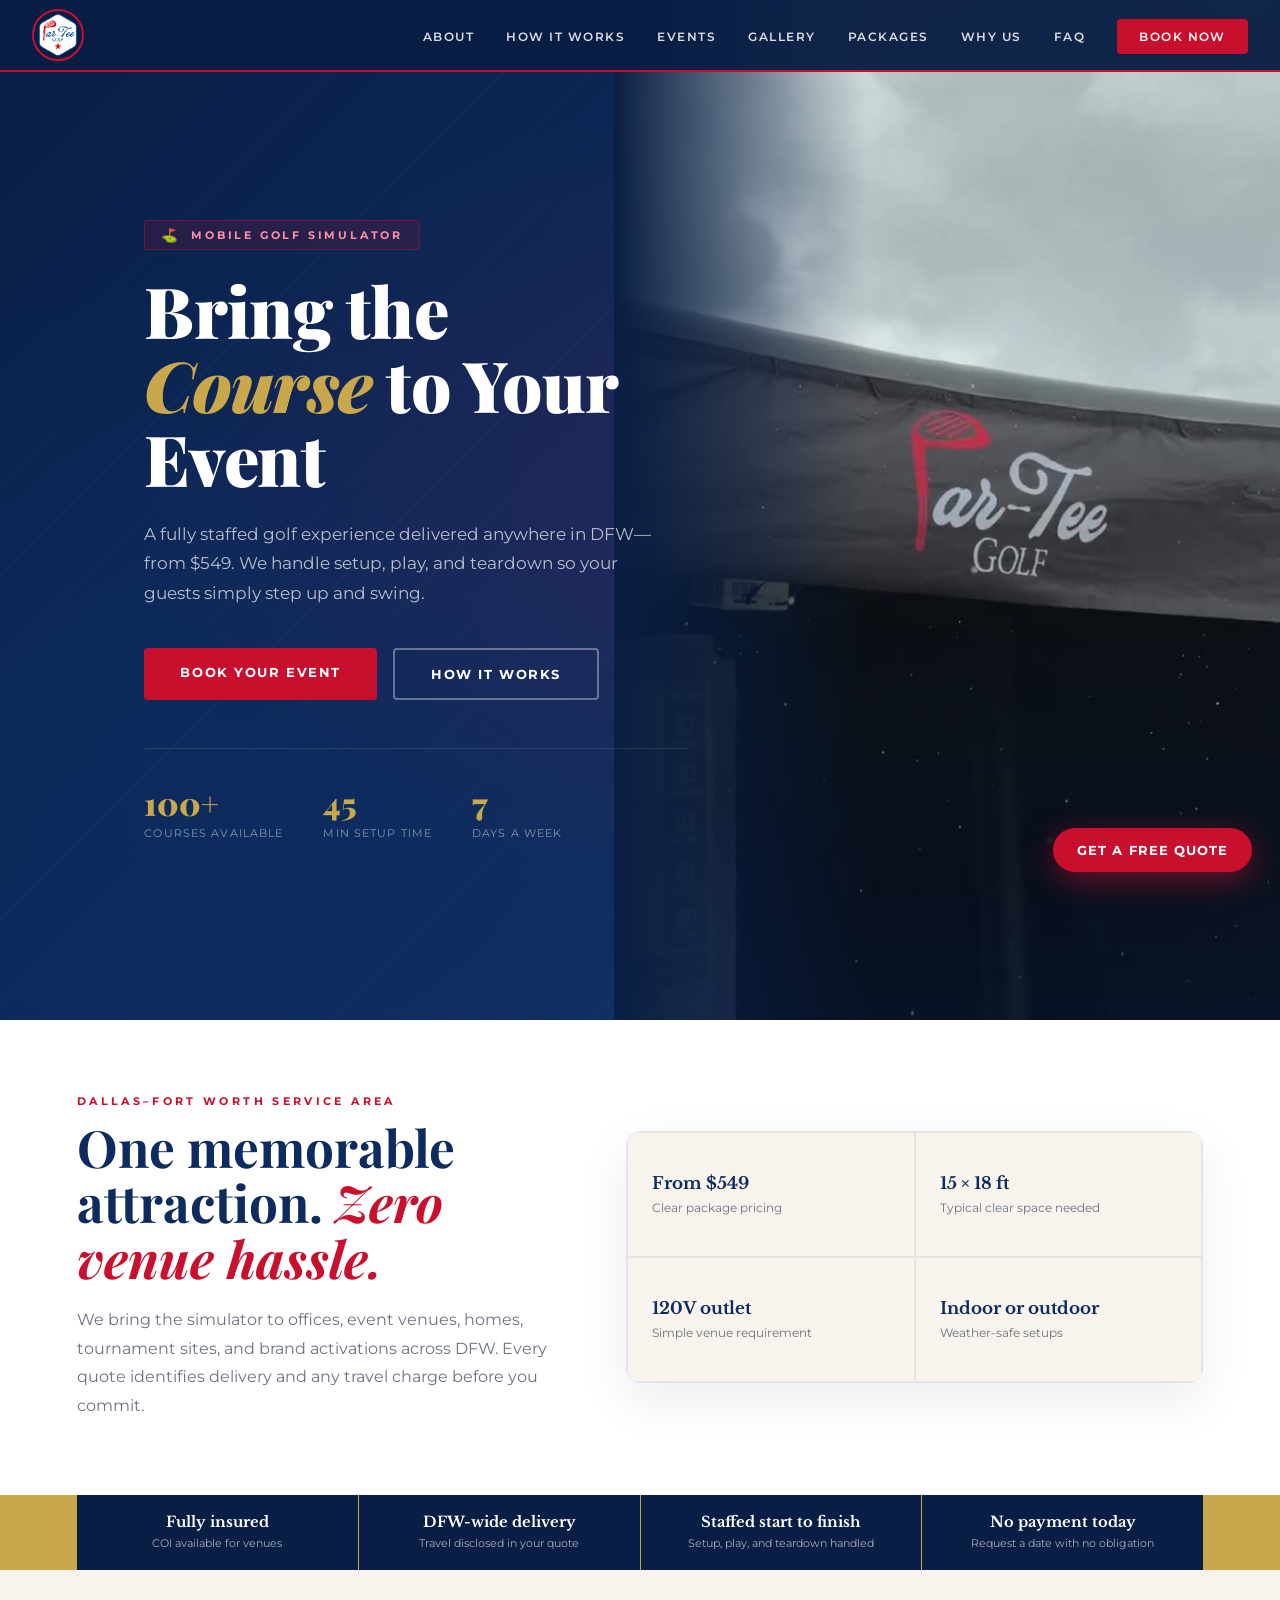
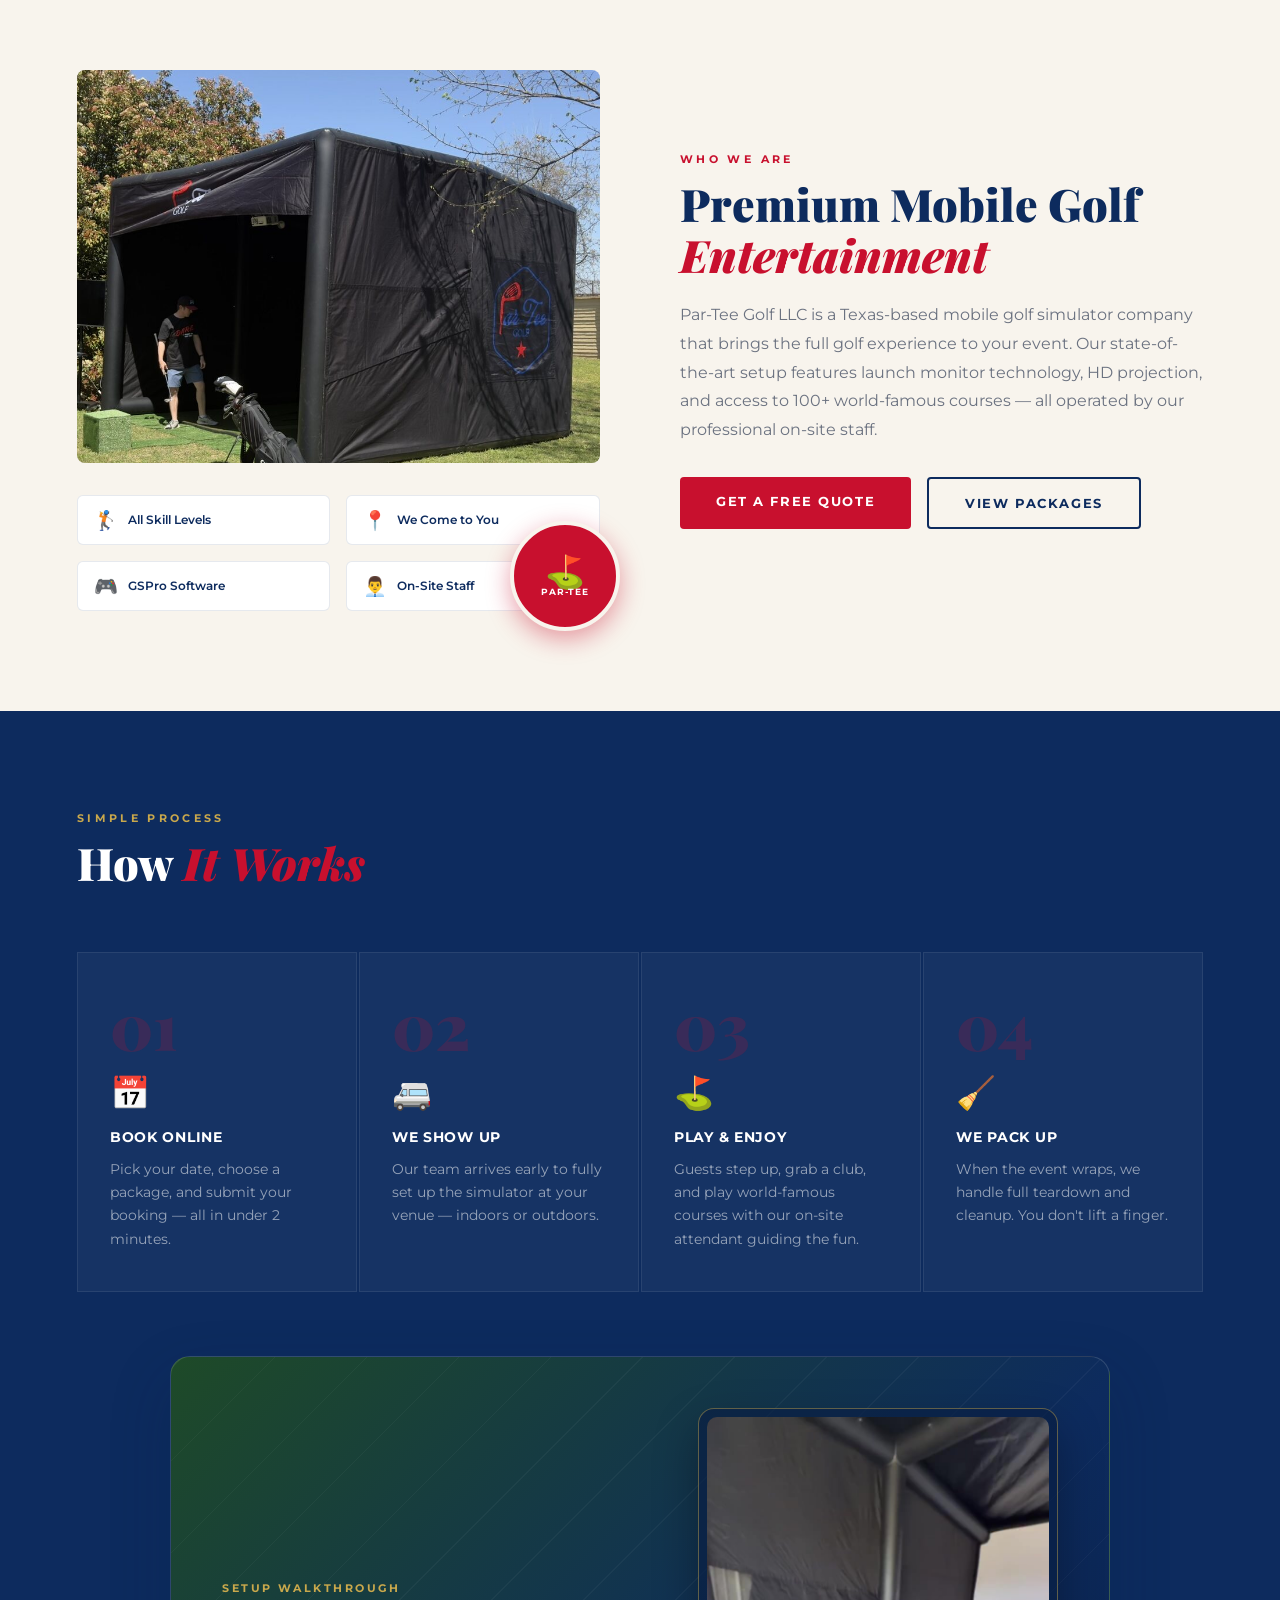
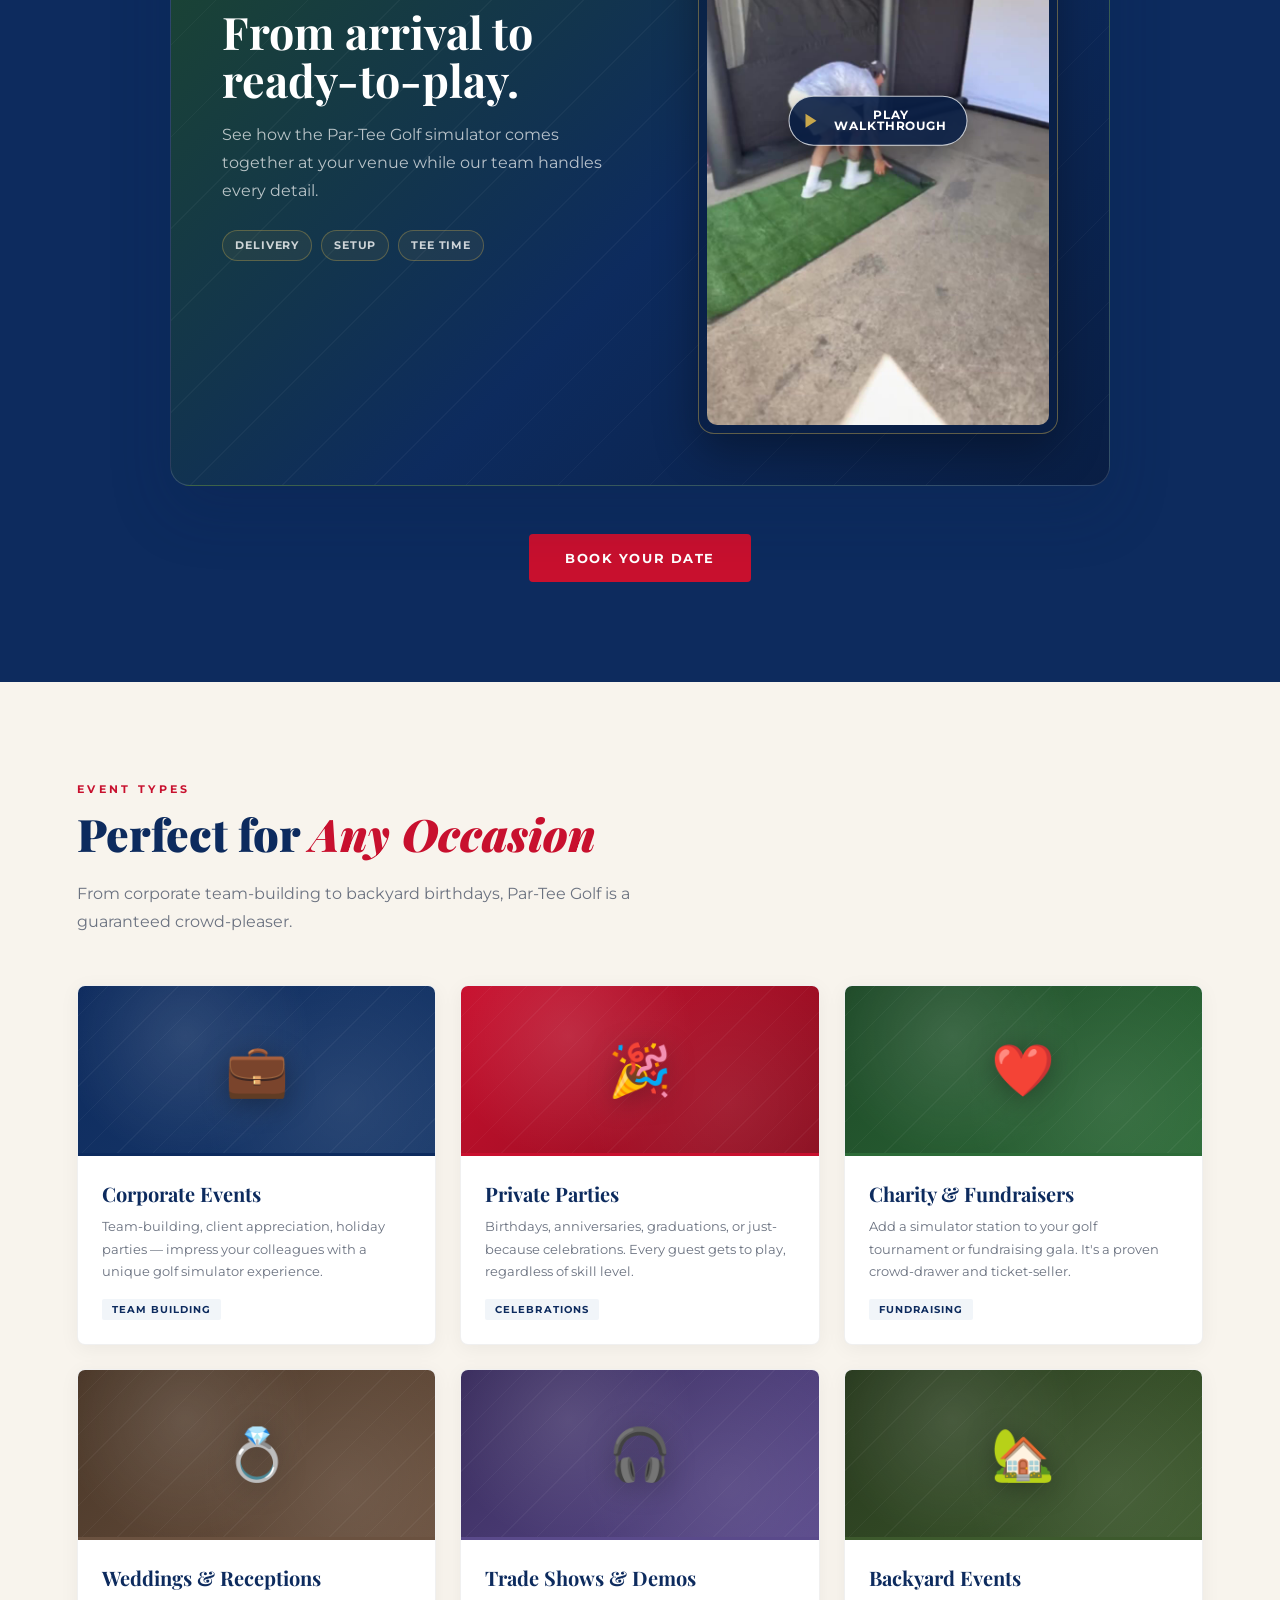
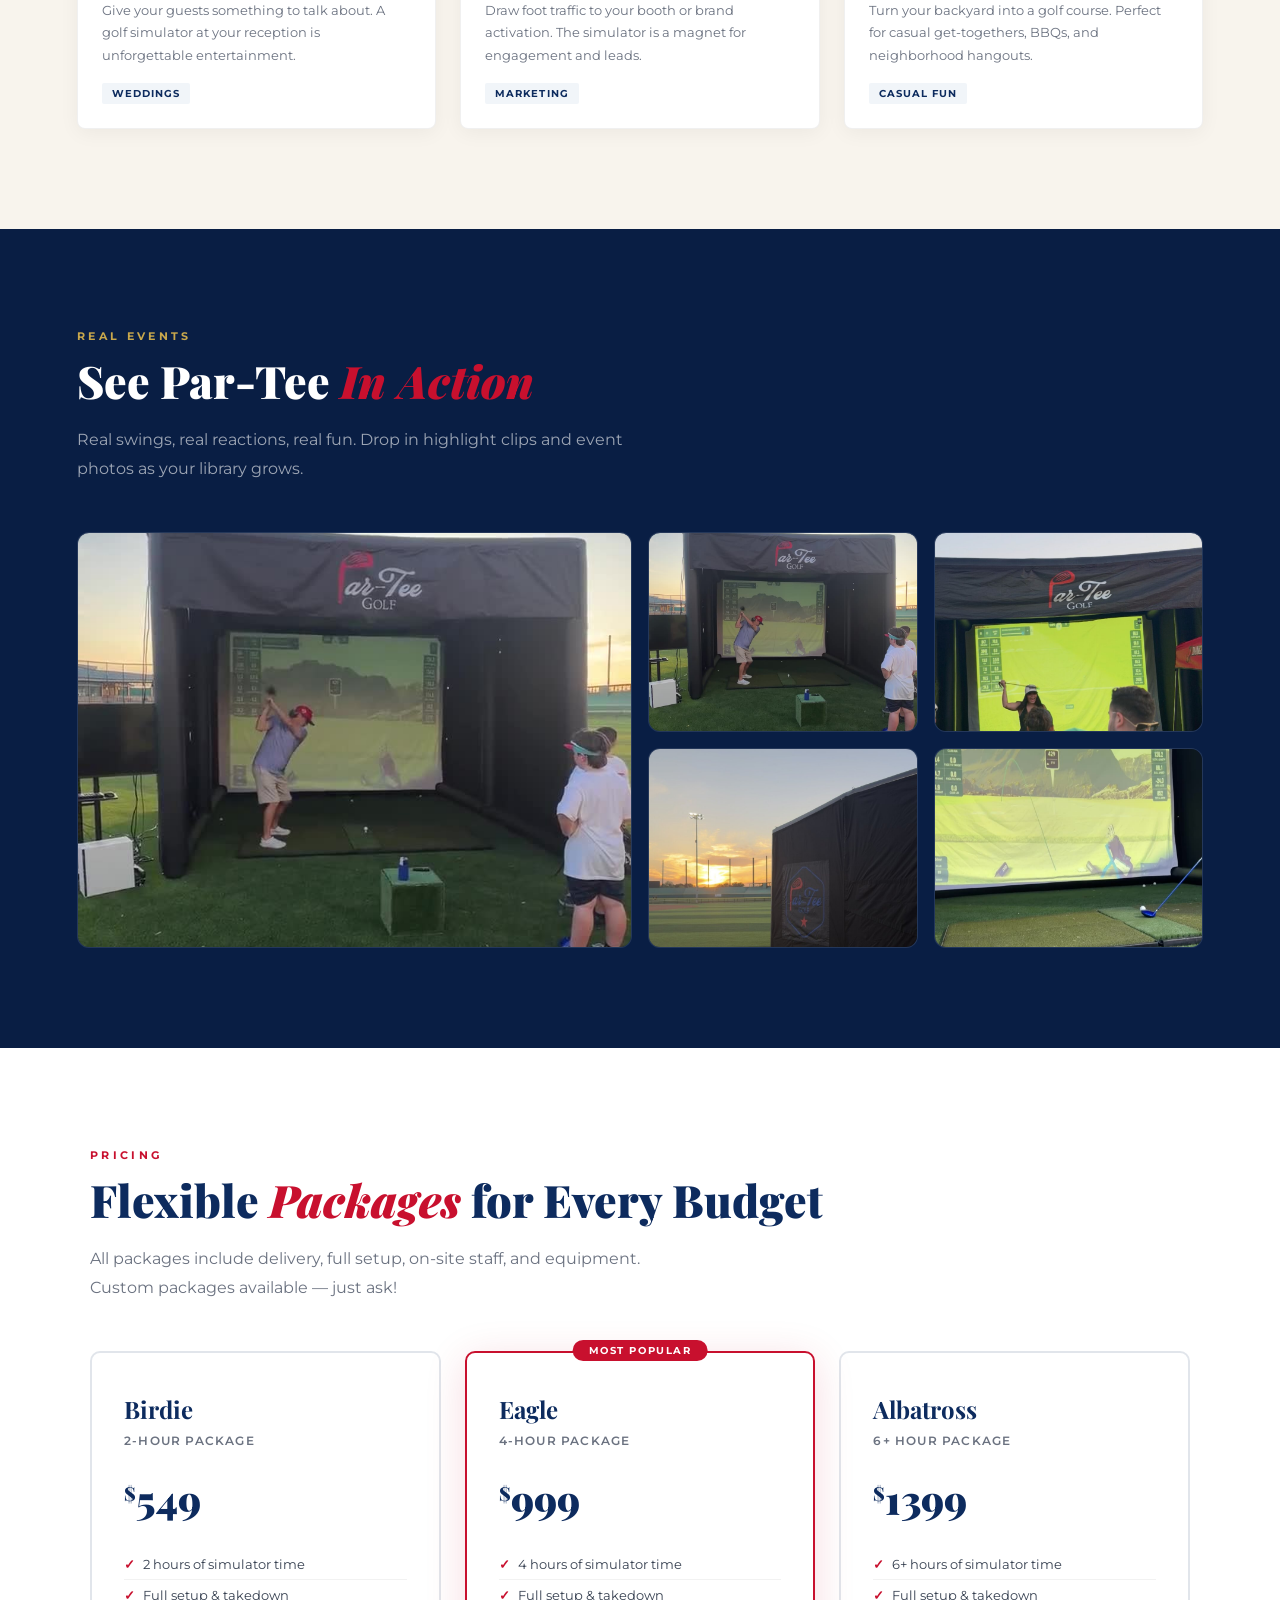
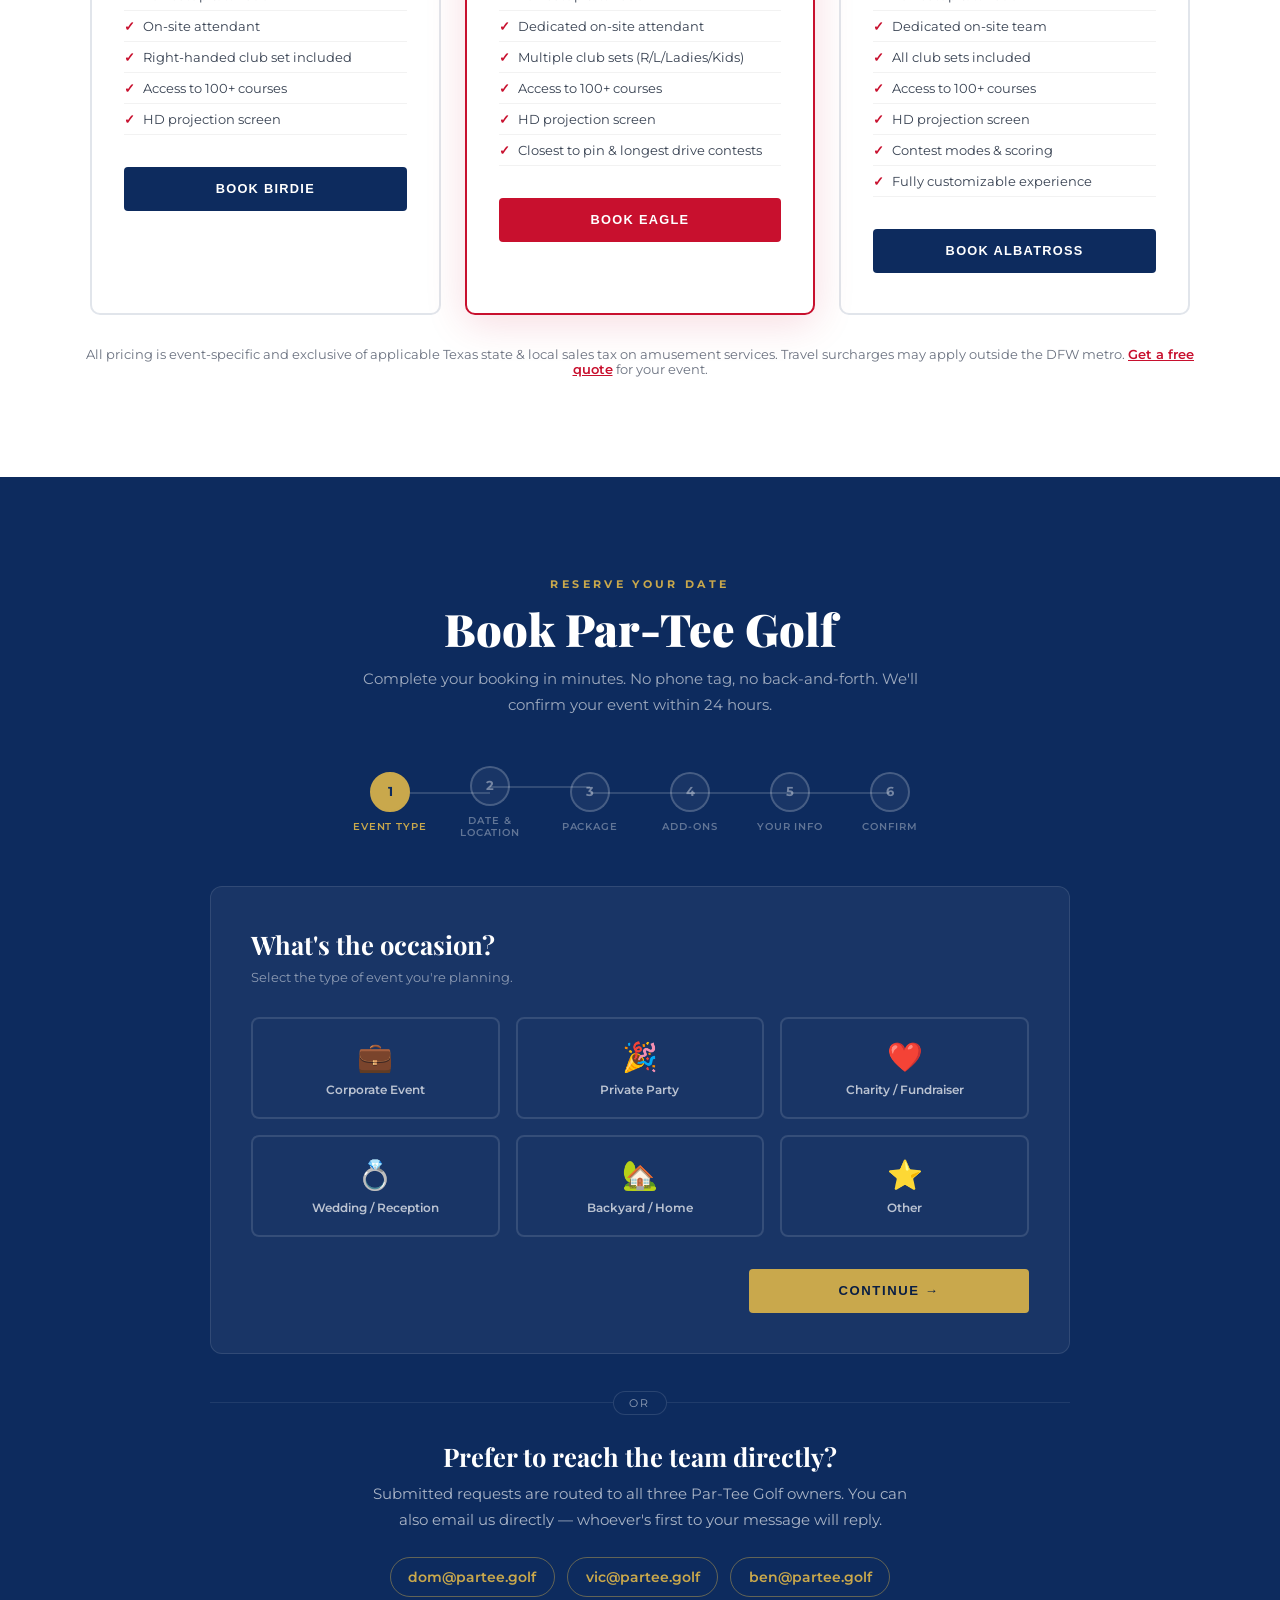
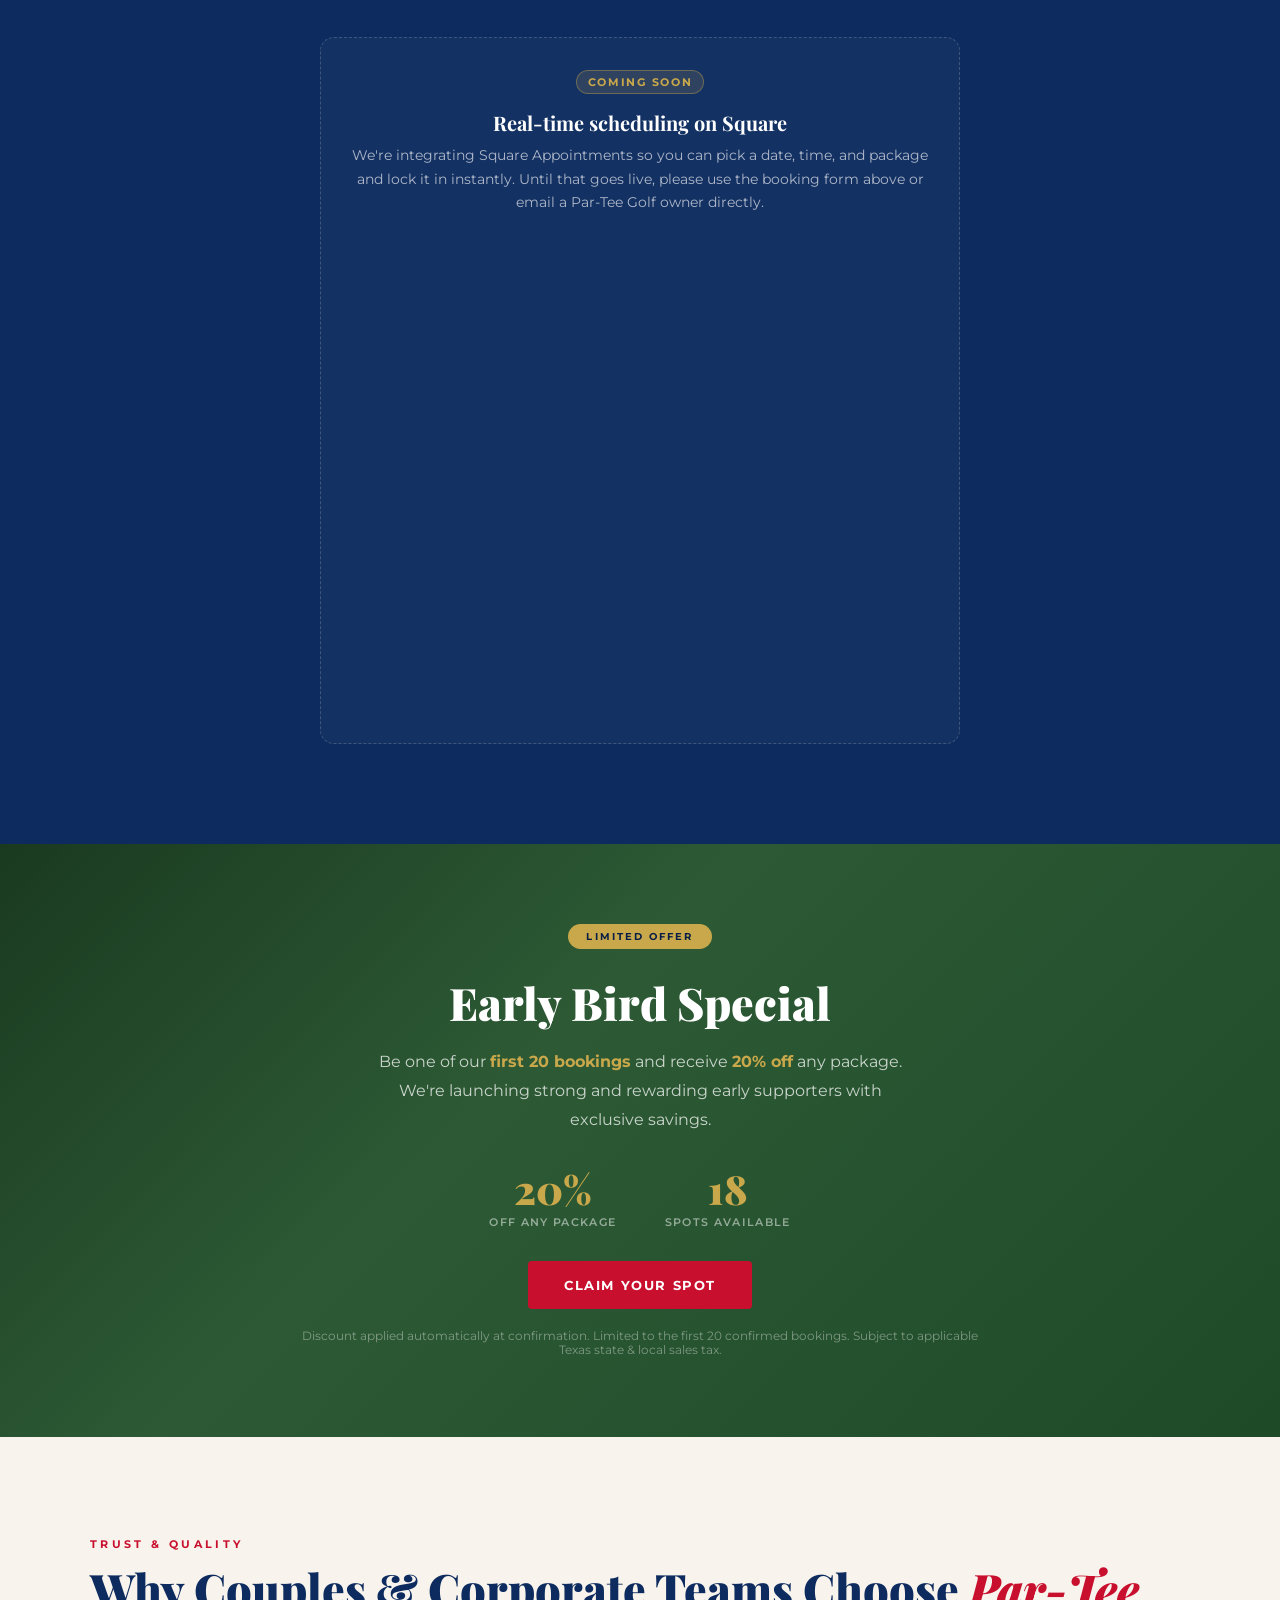
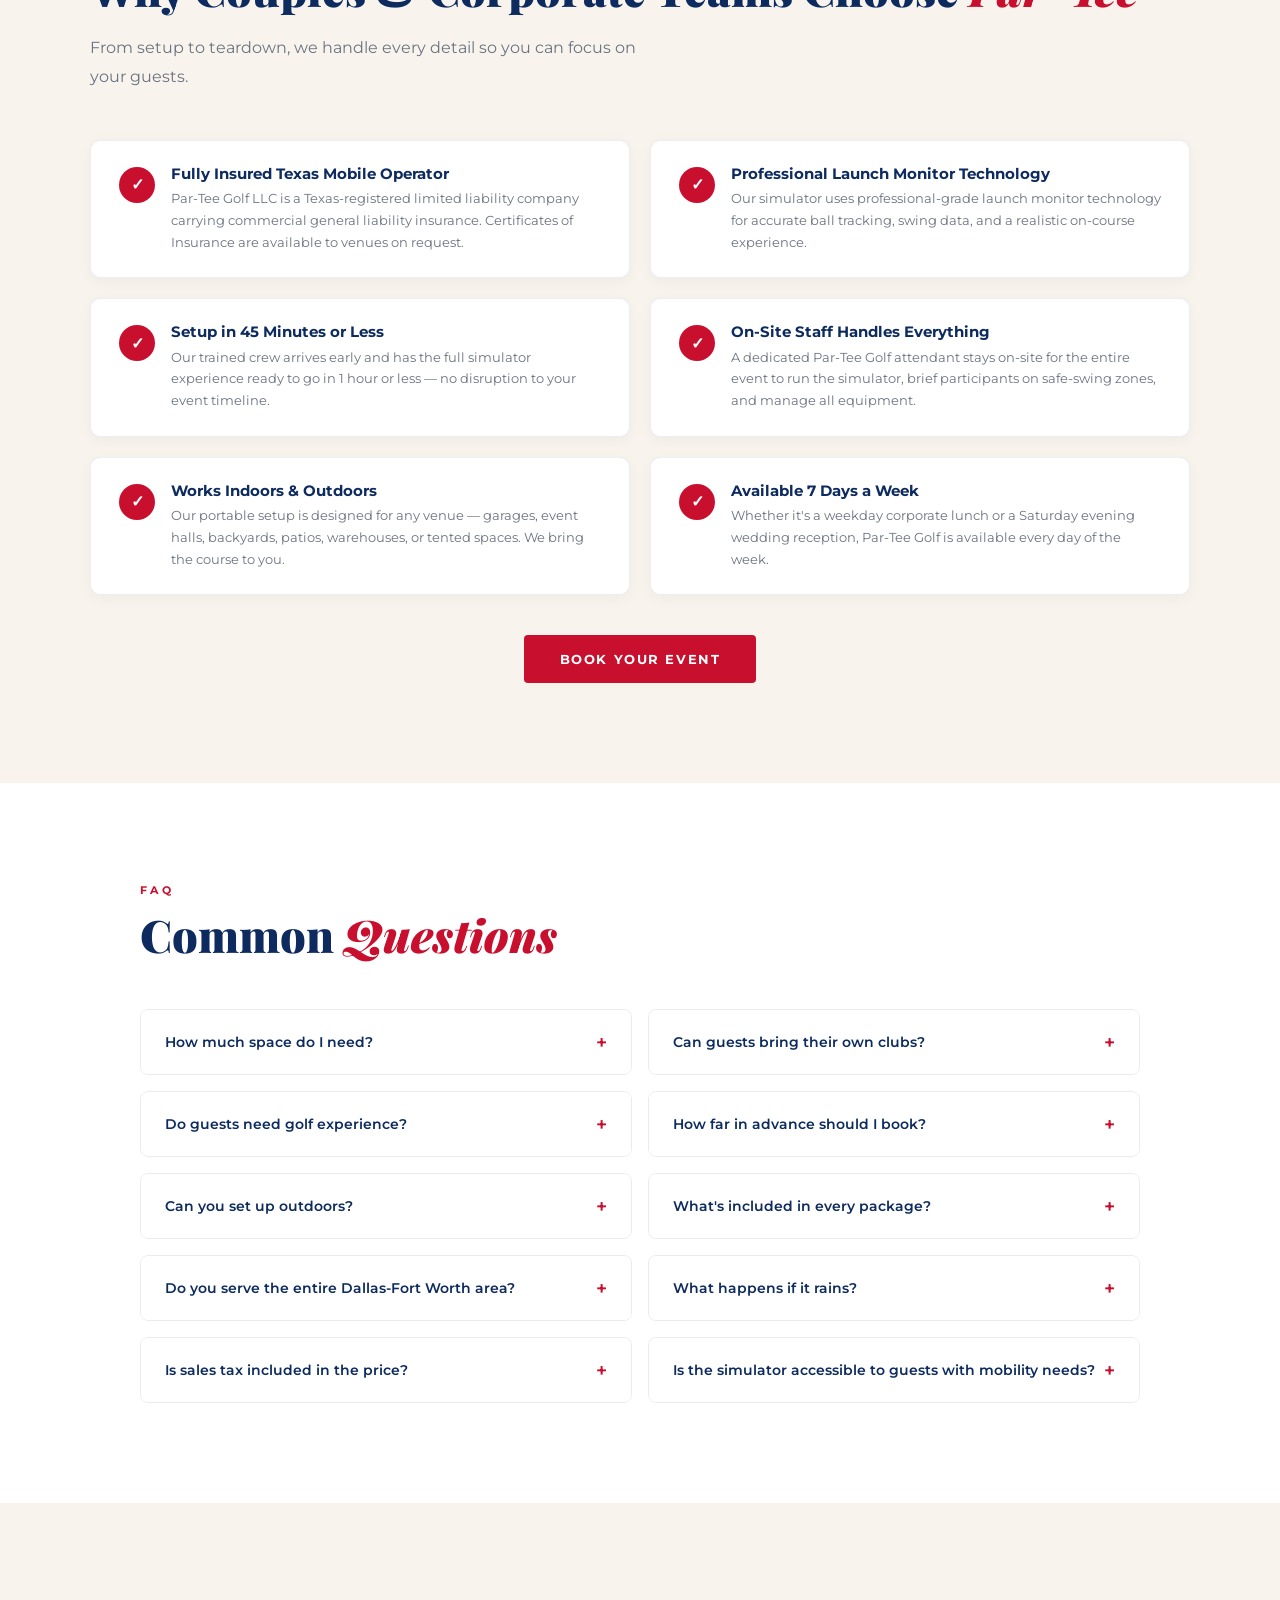
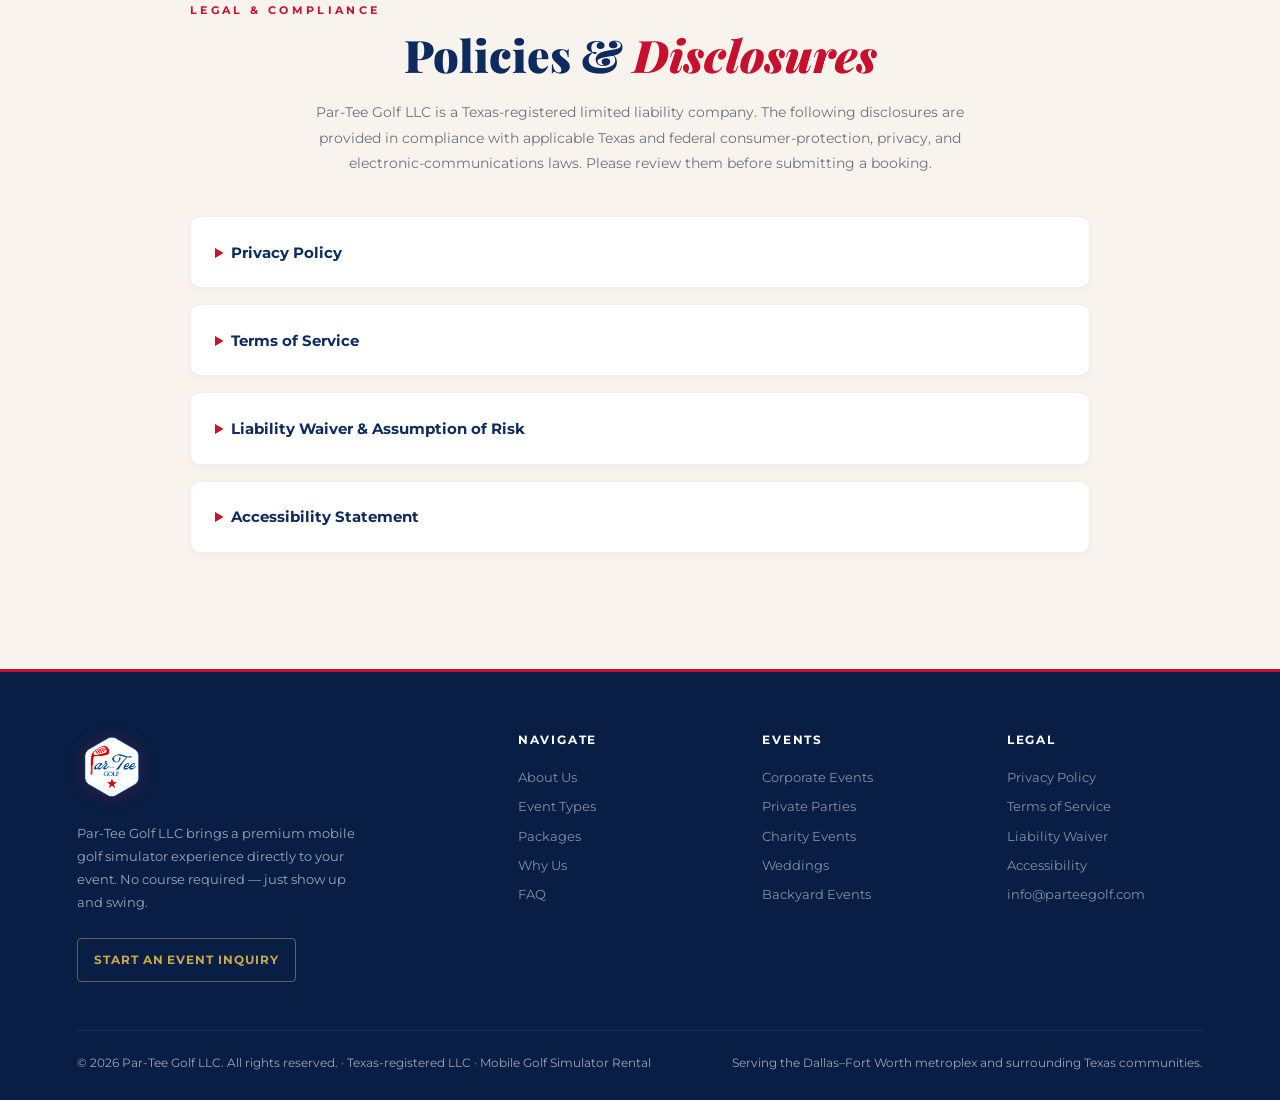
<file: index.html>
<!DOCTYPE html>
<html lang="en" class="no-js">
<head>
<meta charset="UTF-8">
<meta name="viewport" content="width=device-width, initial-scale=1.0, viewport-fit=cover">
<meta name="theme-color" content="#091e44">
<meta name="color-scheme" content="light">
<meta name="format-detection" content="telephone=no">
<meta name="apple-mobile-web-app-capable" content="yes">
<meta name="apple-mobile-web-app-status-bar-style" content="black-translucent">
<meta name="apple-mobile-web-app-title" content="Par-Tee Golf">
<meta name="mobile-web-app-capable" content="yes">
<meta name="description" content="Rent a staffed mobile golf simulator in Dallas–Fort Worth from $549. Delivery, setup and teardown for corporate events, weddings, fundraisers and parties.">
<meta name="robots" content="index,follow">
<title>Par-Tee Golf | Texas Mobile Golf Simulator Rental</title>
<meta property="og:type" content="website"><meta property="og:site_name" content="Par-Tee Golf">
<meta property="og:title" content="Mobile Golf Simulator Rentals in Dallas–Fort Worth">
<meta property="og:description" content="A staffed, fully insured golf simulator experience delivered to corporate events, weddings, fundraisers, and private parties across DFW.">
<meta property="og:url" content="https://partee.golf/"><meta property="og:image" content="https://partee.golf/hero-poster.jpg">
<meta property="og:image:alt" content="Par-Tee Golf mobile simulator ready for an event">
<meta property="og:image:width" content="1200"><meta property="og:image:height" content="630">
<meta name="twitter:card" content="summary_large_image"><meta name="twitter:title" content="Par-Tee Golf | Mobile Golf Simulator Rentals">
<meta name="twitter:description" content="We bring a staffed golf simulator to events across Dallas–Fort Worth.">
<meta name="twitter:image" content="https://partee.golf/hero-poster.jpg">
<link rel="icon" href="/favicon.ico" sizes="any">
<link rel="icon" type="image/png" sizes="32x32" href="/favicon-32x32.png">
<link rel="icon" type="image/png" sizes="16x16" href="/favicon-16x16.png">
<link rel="apple-touch-icon" sizes="180x180" href="/apple-touch-icon.png">
<link rel="canonical" href="https://partee.golf/">
<link rel="preconnect" href="https://fonts.googleapis.com">
<link rel="preconnect" href="https://fonts.gstatic.com" crossorigin>
<link href="https://fonts.googleapis.com/css2?family=Playfair+Display:wght@700;900&family=Libre+Baskerville:ital,wght@0,400;0,700;1,400&family=Montserrat:wght@400;500;600;700&display=swap" rel="stylesheet">
<link rel="stylesheet" href="styles.css?v=20260921">
<script src="boot.js?v=20260501"></script>
<script type="application/ld+json">{"@context":"https://schema.org","@type":"LocalBusiness","@id":"https://partee.golf/#business","name":"Par-Tee Golf LLC","url":"https://partee.golf/","logo":"https://partee.golf/logo.png","image":"https://partee.golf/hero-poster.jpg","email":"info@parteegolf.com","description":"Staffed mobile golf simulator rentals for events across the Dallas–Fort Worth metroplex.","priceRange":"$549–$1399+","areaServed":[{"@type":"City","name":"Dallas"},{"@type":"City","name":"Fort Worth"},{"@type":"AdministrativeArea","name":"Dallas–Fort Worth metroplex"}],"hasOfferCatalog":{"@type":"OfferCatalog","name":"Mobile golf simulator packages","itemListElement":[{"@type":"Offer","name":"Birdie — 2 hours","price":"549","priceCurrency":"USD"},{"@type":"Offer","name":"Eagle — 4 hours","price":"999","priceCurrency":"USD"},{"@type":"Offer","name":"Albatross — 6+ hours","price":"1399","priceCurrency":"USD"}]},"knowsAbout":["Corporate events","Wedding entertainment","Fundraisers","Private parties","Golf simulators"]}</script>
<script type="application/ld+json">{"@context":"https://schema.org","@type":"FAQPage","mainEntity":[{"@type":"Question","name":"How much space does a mobile golf simulator need?","acceptedAnswer":{"@type":"Answer","text":"Approximately 15 by 18 feet of clear space, a minimum 10-foot ceiling, and a standard 120V outlet."}},{"@type":"Question","name":"Can the golf simulator be set up outdoors?","acceptedAnswer":{"@type":"Answer","text":"Yes. Outdoor setups work well with shade or a tent for screen visibility, subject to safe weather conditions."}},{"@type":"Question","name":"What is included in every rental package?","acceptedAnswer":{"@type":"Answer","text":"Delivery, setup and teardown, an on-site attendant, a right-handed club set, HD projection, and access to more than 100 courses."}},{"@type":"Question","name":"Where does Par-Tee Golf provide rentals?","acceptedAnswer":{"@type":"Answer","text":"Dallas, Fort Worth, and the greater DFW metroplex. Travel fees may apply beyond a 50-mile radius."}}]}</script>
</head>
<body>

<a class="skip-link" href="#home">Skip to main content</a>

<noscript>
  <div class="noscript-banner" role="alert">
    JavaScript is currently disabled in your browser. The page is still readable, but the multi-step booking form needs JavaScript to work. To request an event, email
    <a href="mailto:info@parteegolf.com">info@parteegolf.com</a> or call us — we will reply within 24 hours.
  </div>
</noscript>

<!-- NAV -->
<nav aria-label="Primary">
  <a class="nav-logo" href="#home">
    <img src="logo.png" alt="Par-Tee Golf">
  </a>
  <button class="nav-toggle" id="navToggle" aria-controls="navMenu" aria-expanded="false" aria-label="Toggle navigation menu">
    <span></span><span></span><span></span>
  </button>
  <ul class="nav-links" id="navMenu">
    <li><a href="#about">About</a></li>
    <li><a href="#how">How It Works</a></li>
    <li><a href="#services">Events</a></li>
    <li><a href="#gallery">Gallery</a></li>
    <li><a href="#packages">Packages</a></li>
    <li><a href="#whychoose">Why Us</a></li>
    <li><a href="#faq">FAQ</a></li>
    <li><a href="#booking" class="nav-cta">Book Now</a></li>
  </ul>
</nav>

<!-- HERO -->
<section class="hero" id="home">
  <div class="hero-bg"></div>
  <div class="hero-lines"></div>
  <div class="hero-img-placeholder">
    <video
      class="hero-media"
      src="hero.mp4"
      poster="hero-poster.jpg"
      autoplay
      muted
      loop
      playsinline
      preload="metadata"
      aria-hidden="true"></video>
  </div>
  <div class="hero-content">
    <div class="hero-eyebrow"><span>&#9971;</span> Mobile Golf Simulator</div>
    <h1>Bring the <em>Course</em> to Your Event</h1>
    <p class="hero-sub">A fully staffed golf experience delivered anywhere in DFW—from $549. We handle setup, play, and teardown so your guests simply step up and swing.</p>
    <div class="hero-btns">
      <a href="#booking" class="btn-primary">Book Your Event</a>
      <a href="#how" class="btn-outline">How It Works</a>
    </div>
    <div class="hero-stats">
      <div><div class="stat-num">100+</div><div class="stat-label">Courses Available</div></div>
      <div><div class="stat-num">45</div><div class="stat-label">Min Setup Time</div></div>
      <div><div class="stat-num">7</div><div class="stat-label">Days a Week</div></div>
    </div>
  </div>
</section>

<section class="service-area" aria-labelledby="serviceAreaTitle">
  <div class="service-area-copy">
    <div class="section-eyebrow">Dallas–Fort Worth Service Area</div>
    <h2 id="serviceAreaTitle">One memorable attraction. <em>Zero venue hassle.</em></h2>
    <p>We bring the simulator to offices, event venues, homes, tournament sites, and brand activations across DFW. Every quote identifies delivery and any travel charge before you commit.</p>
  </div>
  <div class="service-area-points" aria-label="Rental essentials">
    <div><strong>From $549</strong><span>Clear package pricing</span></div>
    <div><strong>15 × 18 ft</strong><span>Typical clear space needed</span></div>
    <div><strong>120V outlet</strong><span>Simple venue requirement</span></div>
    <div><strong>Indoor or outdoor</strong><span>Weather-safe setups</span></div>
  </div>
</section>

<aside class="trust-ribbon" aria-label="Service assurances">
  <div><strong>Fully insured</strong><span>COI available for venues</span></div>
  <div><strong>DFW-wide delivery</strong><span>Travel disclosed in your quote</span></div>
  <div><strong>Staffed start to finish</strong><span>Setup, play, and teardown handled</span></div>
  <div><strong>No payment today</strong><span>Request a date with no obligation</span></div>
</aside>

<!-- ABOUT -->
<section class="about" id="about">
  <div class="about-grid">
    <div class="about-visual">
      <img class="about-photo" src="about-setup-v1.jpg" alt="Par-Tee Golf mobile simulator enclosure set up outdoors with golf clubs ready for play" loading="lazy">
      <div class="about-badge">&#9971;<small>Par-Tee</small></div>
      <div class="about-features">
        <div class="feature-pill"><span class="icon">&#127948;&#65039;</span> All Skill Levels</div>
        <div class="feature-pill"><span class="icon">&#128205;</span> We Come to You</div>
        <div class="feature-pill"><span class="icon">&#127918;</span> GSPro Software</div>
        <div class="feature-pill"><span class="icon">&#128104;&#8205;&#128188;</span> On-Site Staff</div>
      </div>
    </div>
    <div>
      <div class="section-eyebrow">Who We Are</div>
      <h2 class="section-title">Premium Mobile Golf <em>Entertainment</em></h2>
      <p class="section-desc">Par-Tee Golf LLC is a Texas-based mobile golf simulator company that brings the full golf experience to your event. Our state-of-the-art setup features launch monitor technology, HD projection, and access to 100+ world-famous courses — all operated by our professional on-site staff.</p>
      <div style="margin-top:2rem;display:flex;gap:1rem;flex-wrap:wrap;">
        <a href="#booking" class="btn-primary">Get a Free Quote</a>
        <a href="#packages" class="btn-outline" style="color:var(--navy);border-color:var(--navy);">View Packages</a>
      </div>
    </div>
  </div>
</section>

<!-- HOW IT WORKS -->
<section class="how" id="how">
  <div style="max-width:1200px;margin:0 auto;">
    <div class="section-eyebrow" style="color:var(--gold);">Simple Process</div>
    <h2 class="section-title">How <em>It Works</em></h2>
  </div>
  <div class="steps">
    <div class="step">
      <div class="step-num">01</div><div class="step-icon">&#128197;</div>
      <h3>Book Online</h3><p>Pick your date, choose a package, and submit your booking — all in under 2 minutes.</p>
    </div>
    <div class="step">
      <div class="step-num">02</div><div class="step-icon">&#128656;</div>
      <h3>We Show Up</h3><p>Our team arrives early to fully set up the simulator at your venue — indoors or outdoors.</p>
    </div>
    <div class="step">
      <div class="step-num">03</div><div class="step-icon">&#9971;</div>
      <h3>Play &amp; Enjoy</h3><p>Guests step up, grab a club, and play world-famous courses with our on-site attendant guiding the fun.</p>
    </div>
    <div class="step">
      <div class="step-num">04</div><div class="step-icon">&#129529;</div>
      <h3>We Pack Up</h3><p>When the event wraps, we handle full teardown and cleanup. You don't lift a finger.</p>
    </div>
  </div>
  <div class="how-video-wrap">
    <div class="how-video-copy">
      <span class="how-video-kicker">Setup Walkthrough</span>
      <h3>From arrival to ready-to-play.</h3>
      <p>See how the Par-Tee Golf simulator comes together at your venue while our team handles every detail.</p>
      <div class="how-video-tags" aria-label="Walkthrough highlights">
        <span>Delivery</span><span>Setup</span><span>Tee Time</span>
      </div>
    </div>
    <div class="how-video-frame">
      <video
        class="how-video-media"
        src="setup-walkthrough-clean.mp4"
        poster="setup-walkthrough-clean-poster.jpg"
        autoplay
        muted
        loop
        playsinline
        preload="metadata"
        aria-label="Par-Tee Golf setup walkthrough playing on a loop"></video>
      <button class="how-video-play" type="button" hidden>Play walkthrough</button>
    </div>
  </div>
  <div style="text-align:center;margin-top:3rem;">
    <a href="#booking" class="btn-primary">Book Your Date</a>
  </div>
</section>

<!-- SERVICES -->
<section class="services" id="services">
  <div style="max-width:1200px;margin:0 auto;">
    <div class="section-eyebrow">Event Types</div>
    <h2 class="section-title">Perfect for <em>Any Occasion</em></h2>
    <p class="section-desc">From corporate team-building to backyard birthdays, Par-Tee Golf is a guaranteed crowd-pleaser.</p>
  </div>
  <div class="services-grid">
    <div class="service-card">
      <div class="service-img corp"><span class="service-icon" aria-hidden="true">&#128188;</span></div>
      <div class="service-body"><h3>Corporate Events</h3><p>Team-building, client appreciation, holiday parties — impress your colleagues with a unique golf simulator experience.</p><span class="service-tag">Team Building</span></div>
    </div>
    <div class="service-card">
      <div class="service-img party"><span class="service-icon" aria-hidden="true">&#127881;</span></div>
      <div class="service-body"><h3>Private Parties</h3><p>Birthdays, anniversaries, graduations, or just-because celebrations. Every guest gets to play, regardless of skill level.</p><span class="service-tag">Celebrations</span></div>
    </div>
    <div class="service-card">
      <div class="service-img charity"><span class="service-icon" aria-hidden="true">&#10084;&#65039;</span></div>
      <div class="service-body"><h3>Charity &amp; Fundraisers</h3><p>Add a simulator station to your golf tournament or fundraising gala. It's a proven crowd-drawer and ticket-seller.</p><span class="service-tag">Fundraising</span></div>
    </div>
    <div class="service-card">
      <div class="service-img wedding"><span class="service-icon" aria-hidden="true">&#128141;</span></div>
      <div class="service-body"><h3>Weddings &amp; Receptions</h3><p>Give your guests something to talk about. A golf simulator at your reception is unforgettable entertainment.</p><span class="service-tag">Weddings</span></div>
    </div>
    <div class="service-card">
      <div class="service-img demo"><span class="service-icon" aria-hidden="true">&#127911;</span></div>
      <div class="service-body"><h3>Trade Shows &amp; Demos</h3><p>Draw foot traffic to your booth or brand activation. The simulator is a magnet for engagement and leads.</p><span class="service-tag">Marketing</span></div>
    </div>
    <div class="service-card">
      <div class="service-img backyard"><span class="service-icon" aria-hidden="true">&#127969;</span></div>
      <div class="service-body"><h3>Backyard Events</h3><p>Turn your backyard into a golf course. Perfect for casual get-togethers, BBQs, and neighborhood hangouts.</p><span class="service-tag">Casual Fun</span></div>
    </div>
  </div>
</section>

<!-- GALLERY / IN ACTION -->
<section class="gallery" id="gallery">
  <div style="max-width:1200px;margin:0 auto;">
    <div class="section-eyebrow">Real Events</div>
    <h2 class="section-title">See Par-Tee <em>In Action</em></h2>
    <p class="section-desc">Real swings, real reactions, real fun. Drop in highlight clips and event photos as your library grows.</p>
  </div>
  <div class="gallery-grid">
    <div class="gallery-tile feature">
      <video
        src="gallery-featured.mp4"
        poster="gallery-featured-poster.jpg"
        autoplay muted loop playsinline preload="metadata"
        aria-label="Par-Tee Golf simulator at sunset event"></video>
    </div>
    <div class="gallery-tile">
      <img src="gallery-1-backswing.jpg" alt="Player at the top of the backswing in the Par-Tee Golf simulator" loading="lazy">
    </div>
    <div class="gallery-tile">
      <img src="gallery-2-follow-through-v2.jpg" alt="Golfer celebrating her shot in front of the Par-Tee Golf simulator screen" loading="lazy">
    </div>
    <div class="gallery-tile">
      <img src="gallery-3-sunset-setup-v2.jpg" alt="Par-Tee Golf simulator setup beside a baseball field at sunset" loading="lazy">
    </div>
    <div class="gallery-tile">
      <img src="gallery-4-tech.jpg" alt="Close-up of the simulator screen with launch monitor stat overlay" loading="lazy">
    </div>
  </div>
</section>

<!-- PACKAGES -->
<section class="packages" id="packages">
  <div style="max-width:1100px;margin:0 auto;">
    <div class="section-eyebrow">Pricing</div>
    <h2 class="section-title">Flexible <em>Packages</em> for Every Budget</h2>
    <p class="section-desc">All packages include delivery, full setup, on-site staff, and equipment. Custom packages available — just ask!</p>
  </div>
  <div class="packages-grid">
    <div class="pkg">
      <div class="pkg-name">Birdie</div>
      <div class="pkg-duration">2-Hour Package</div>
      <div class="pkg-price"><sup>$</sup>549</div>
      <ul class="pkg-features">
        <li>2 hours of simulator time</li>
        <li>Full setup &amp; takedown</li>
        <li>On-site attendant</li>
        <li>Right-handed club set included</li>
        <li>Access to 100+ courses</li>
        <li>HD projection screen</li>
      </ul>
      <button type="button" class="btn-pkg" data-pkg="Birdie">Book Birdie</button>
    </div>
    <div class="pkg featured">
      <div class="pkg-badge">Most Popular</div>
      <div class="pkg-name">Eagle</div>
      <div class="pkg-duration">4-Hour Package</div>
      <div class="pkg-price"><sup>$</sup>999</div>
      <ul class="pkg-features">
        <li>4 hours of simulator time</li>
        <li>Full setup &amp; takedown</li>
        <li>Dedicated on-site attendant</li>
        <li>Multiple club sets (R/L/Ladies/Kids)</li>
        <li>Access to 100+ courses</li>
        <li>HD projection screen</li>
        <li>Closest to pin &amp; longest drive contests</li>
      </ul>
      <button type="button" class="btn-pkg" data-pkg="Eagle">Book Eagle</button>
    </div>
    <div class="pkg">
      <div class="pkg-name">Albatross</div>
      <div class="pkg-duration">6+ Hour Package</div>
      <div class="pkg-price"><sup>$</sup>1399</div>
      <ul class="pkg-features">
        <li>6+ hours of simulator time</li>
        <li>Full setup &amp; takedown</li>
        <li>Dedicated on-site team</li>
        <li>All club sets included</li>
        <li>Access to 100+ courses</li>
        <li>HD projection screen</li>
        <li>Contest modes &amp; scoring</li>
        <li>Fully customizable experience</li>
      </ul>
      <button type="button" class="btn-pkg" data-pkg="Albatross">Book Albatross</button>
    </div>
  </div>
  <p style="text-align:center;margin-top:2rem;font-size:.8rem;color:var(--gray);">All pricing is event-specific and exclusive of applicable Texas state &amp; local sales tax on amusement services. Travel surcharges may apply outside the DFW metro. <a href="#booking" style="color:var(--red);font-weight:600;">Get a free quote</a> for your event.</p>
</section>

<!-- BOOKING -->
<section class="booking" id="booking">
  <div class="booking-wrap">
    <div class="section-eyebrow">Reserve Your Date</div>
    <h2 class="section-title" style="text-align:center;margin-bottom:.75rem;">Book Par-Tee Golf</h2>
    <p class="booking-sub">Complete your booking in minutes. No phone tag, no back-and-forth. We'll confirm your event within 24 hours.</p>

    <!-- Progress -->
    <div class="progress-track" id="progressTrack">
      <div class="prog-step active" id="ps1"><div class="prog-dot">1</div><div class="prog-label">Event Type</div></div>
      <div class="prog-step" id="ps2"><div class="prog-dot">2</div><div class="prog-label">Date &amp; Location</div></div>
      <div class="prog-step" id="ps3"><div class="prog-dot">3</div><div class="prog-label">Package</div></div>
      <div class="prog-step" id="ps4"><div class="prog-dot">4</div><div class="prog-label">Add-Ons</div></div>
      <div class="prog-step" id="ps5"><div class="prog-dot">5</div><div class="prog-label">Your Info</div></div>
      <div class="prog-step" id="ps6"><div class="prog-dot">6</div><div class="prog-label">Confirm</div></div>
    </div>

    <form
      id="bookingForm"
      name="booking"
      method="POST"
      data-netlify="true"
      netlify-honeypot="bot-field"
      class="booking-form-wrap" >
      <input type="hidden" name="form-name" value="booking">
      <input type="hidden" name="subject" data-remove-prefix value="New Par-Tee Golf booking request">
      <p class="hp-field" aria-hidden="true">
        <label>Don't fill this out if you're human: <input name="bot-field" tabindex="-1" autocomplete="off"></label>
      </p>

      <input type="hidden" name="eventType" id="eventTypeHidden">
      <input type="hidden" name="package" id="packageHidden">
      <input type="hidden" name="addons" id="addonsHidden">
      <input type="hidden" name="eventDate" id="eventDateHidden">
      <input type="hidden" name="eventTime" id="eventTimeHidden">
      <input type="hidden" name="utmSource" id="utmSource">
      <input type="hidden" name="utmMedium" id="utmMedium">
      <input type="hidden" name="utmCampaign" id="utmCampaign">
      <input type="hidden" name="utmTerm" id="utmTerm">
      <input type="hidden" name="utmContent" id="utmContent">
      <input type="hidden" name="referrer" id="referrer">
      <input type="hidden" name="landingPage" id="landingPage">

      <div id="bookingFormWrap">

      <!-- PANEL 1: Event Type -->
      <div class="form-panel active" id="panel1">
        <div class="panel-title">What's the occasion?</div>
        <div class="panel-sub">Select the type of event you're planning.</div>
        <div class="event-picker" id="eventPicker">
          <button type="button" class="event-option" data-event="Corporate Event"><span class="ev-icon" aria-hidden="true">&#128188;</span><span class="ev-label">Corporate Event</span></button>
          <button type="button" class="event-option" data-event="Private Party"><span class="ev-icon" aria-hidden="true">&#127881;</span><span class="ev-label">Private Party</span></button>
          <button type="button" class="event-option" data-event="Charity / Fundraiser"><span class="ev-icon" aria-hidden="true">&#10084;&#65039;</span><span class="ev-label">Charity / Fundraiser</span></button>
          <button type="button" class="event-option" data-event="Wedding / Reception"><span class="ev-icon" aria-hidden="true">&#128141;</span><span class="ev-label">Wedding / Reception</span></button>
          <button type="button" class="event-option" data-event="Backyard / Home"><span class="ev-icon" aria-hidden="true">&#127969;</span><span class="ev-label">Backyard / Home</span></button>
          <button type="button" class="event-option" data-event="Other"><span class="ev-icon" aria-hidden="true">&#11088;</span><span class="ev-label">Other</span></button>
        </div>
        <div class="form-nav">
          <div></div>
          <button type="button" class="btn-next" data-goto="2">Continue &#8594;</button>
        </div>
      </div>

      <!-- PANEL 2: Date & Location -->
      <div class="form-panel" id="panel2">
        <div class="panel-title">When &amp; Where?</div>
        <div class="panel-sub">Pick a date from the calendar and choose a time slot.</div>

        <div class="cal-wrap">
          <div class="cal-header">
            <button type="button" class="cal-nav" id="calPrev" aria-label="Previous month">&#8249;</button>
            <h4 id="calMonthLabel"></h4>
            <button type="button" class="cal-nav" id="calNext" aria-label="Next month">&#8250;</button>
          </div>
          <div class="cal-grid" id="calGrid"></div>
          <div class="cal-note">Dates available up to 6 months out. For bookings beyond that, please call us.</div>
        </div>

        <div class="form-group" style="margin-bottom:1.5rem;">
          <label>Preferred Start Time *</label>
          <div class="time-slots" id="timeSlots">
            <button type="button" class="time-slot" data-time="9:00 AM">9:00 AM</button>
            <button type="button" class="time-slot" data-time="10:00 AM">10:00 AM</button>
            <button type="button" class="time-slot" data-time="11:00 AM">11:00 AM</button>
            <button type="button" class="time-slot" data-time="12:00 PM">12:00 PM</button>
            <button type="button" class="time-slot" data-time="1:00 PM">1:00 PM</button>
            <button type="button" class="time-slot" data-time="2:00 PM">2:00 PM</button>
            <button type="button" class="time-slot" data-time="3:00 PM">3:00 PM</button>
            <button type="button" class="time-slot" data-time="4:00 PM">4:00 PM</button>
            <button type="button" class="time-slot" data-time="5:00 PM">5:00 PM</button>
            <button type="button" class="time-slot" data-time="6:00 PM">6:00 PM</button>
            <button type="button" class="time-slot" data-time="7:00 PM">7:00 PM</button>
            <button type="button" class="time-slot" data-time="8:00 PM">8:00 PM</button>
          </div>
        </div>

        <div class="form-row">
          <div class="form-group">
            <label for="guestCount">Expected Guests *</label>
            <select id="guestCount" name="guestCount" autocomplete="off">
              <option value="">Select range</option>
              <option>10 – 25 guests</option>
              <option>25 – 50 guests</option>
              <option>50 – 100 guests</option>
              <option>100+ guests</option>
            </select>
          </div>
          <div class="form-group">
            <label for="indoorOutdoor">Indoor or Outdoor?</label>
            <select id="indoorOutdoor" name="indoorOutdoor" autocomplete="off">
              <option value="">Select</option>
              <option>Indoor</option>
              <option>Outdoor</option>
              <option>Not sure yet</option>
            </select>
          </div>
        </div>
        <div class="form-row full">
          <div class="form-group">
            <label for="address">Event Address / Venue *</label>
            <input type="text" id="address" name="address" placeholder="123 Main St, City, TX" autocomplete="street-address" maxlength="200">
          </div>
        </div>
        <div class="form-nav">
          <button type="button" class="btn-back" data-goto="1">&#8592; Back</button>
          <button type="button" class="btn-next" data-goto="3">Continue &#8594;</button>
        </div>
      </div>

      <!-- PANEL 3: Package -->
      <div class="form-panel" id="panel3">
        <div class="panel-title">Choose Your Package</div>
        <div class="panel-sub">All packages include setup, staffing, and full equipment. Pricing quoted after submission.</div>
        <div class="pkg-picker" id="pkgPicker">
          <button type="button" class="pkg-option" data-pkg="Birdie"><span class="po-name">&#128038; Birdie</span><span class="po-duration">2 Hours</span><span class="po-price">$549</span></button>
          <button type="button" class="pkg-option" data-pkg="Eagle"><span class="po-name">&#129413; Eagle — Most Popular</span><span class="po-duration">4 Hours</span><span class="po-price">$999</span></button>
          <button type="button" class="pkg-option" data-pkg="Albatross"><span class="po-name">&#127775; Albatross</span><span class="po-duration">6+ Hours</span><span class="po-price">$1399</span></button>
          <button type="button" class="pkg-option" data-pkg="Custom"><span class="po-name">&#9999;&#65039; Custom Package</span><span class="po-duration">Your choice</span><span class="po-price">Let's talk</span></button>
        </div>
        <div class="form-nav">
          <button type="button" class="btn-back" data-goto="2">&#8592; Back</button>
          <button type="button" class="btn-next" data-goto="4">Continue &#8594;</button>
        </div>
      </div>

      <!-- PANEL 4: Add-Ons -->
      <div class="form-panel" id="panel4">
        <div class="panel-title">Customize Your Experience</div>
        <div class="panel-sub">Select any add-ons to enhance your event. All are optional.</div>
        <div class="addon-picker" id="addonPicker">
          <label class="addon-check">
            <input type="checkbox" name="addon" value="Extra Hour ($249)">
            <span class="addon-check-box">
              <span class="addon-check-icon" aria-hidden="true">&#9201;</span>
              <span class="addon-check-info">
                <strong>Extra Hour</strong>
                <span>Extend the fun with an additional hour of simulator time.</span>
              </span>
              <span class="addon-check-price">$249</span>
            </span>
          </label>
          <label class="addon-check">
            <input type="checkbox" name="addon" value="Contest Package (+$150)">
            <span class="addon-check-box">
              <span class="addon-check-icon" aria-hidden="true">&#127942;</span>
              <span class="addon-check-info">
                <strong>Contest Package</strong>
                <span>Closest-to-pin, longest-drive, and scoring leaderboards.</span>
              </span>
              <span class="addon-check-price">+$150</span>
            </span>
          </label>
          <label class="addon-check">
            <input type="checkbox" name="addon" value="Highlight Reel (+$100)">
            <span class="addon-check-box">
              <span class="addon-check-icon" aria-hidden="true">&#128250;</span>
              <span class="addon-check-info">
                <strong>Video Recording &amp; Highlight Reel</strong>
                <span>Shareable content emailed within 24 hours. Great for memories!</span>
              </span>
              <span class="addon-check-price">+$100</span>
            </span>
          </label>
        </div>
        <div class="form-group" style="margin-top:1rem;">
          <label for="addonNotes">Special requests or notes</label>
          <textarea id="addonNotes" name="addonNotes" maxlength="1000" placeholder="e.g. Left-handed clubs needed, specific courses..."></textarea>
        </div>
        <div class="form-nav">
          <button type="button" class="btn-back" data-goto="3">&#8592; Back</button>
          <button type="button" class="btn-next" data-goto="5">Continue &#8594;</button>
        </div>
      </div>

      <!-- PANEL 5: Contact Info -->
      <div class="form-panel" id="panel5">
        <div class="panel-title">Your Contact Info</div>
        <div class="panel-sub">So we can confirm your booking and send details.</div>
        <div class="form-row">
          <div class="form-group"><label for="firstName">First Name *</label><input type="text" id="firstName" name="firstName" placeholder="Jane" autocomplete="given-name" maxlength="60"></div>
          <div class="form-group"><label for="lastName">Last Name *</label><input type="text" id="lastName" name="lastName" placeholder="Smith" autocomplete="family-name" maxlength="60"></div>
        </div>
        <div class="form-row">
          <div class="form-group"><label for="email">Email Address *</label><input type="email" id="email" name="email" placeholder="jane@example.com" autocomplete="email" maxlength="120"></div>
          <div class="form-group"><label for="phone">Phone Number *</label><input type="tel" id="phone" name="phone" placeholder="(555) 000-0000" autocomplete="tel" maxlength="25"></div>
        </div>
        <div class="form-row full">
          <div class="form-group">
            <label for="referral">How did you hear about us?</label>
            <select id="referral" name="referral" autocomplete="off">
              <option value="">Select...</option>
              <option>Google Search</option>
              <option>Instagram</option>
              <option>Facebook</option>
              <option>Friend / Word of Mouth</option>
              <option>Attended a Par-Tee Golf Event</option>
              <option>Other</option>
            </select>
          </div>
        </div>

        <div class="consent-block">
          <label class="consent-check">
            <input type="checkbox" id="consentContact" name="consentContact" value="yes" required>
            <span><strong>Contact consent (TCPA / CAN-SPAM):</strong> I agree to receive booking-related calls, texts, and emails from Par-Tee Golf LLC at the number and address provided. Message &amp; data rates may apply. I can opt out at any time by replying STOP or contacting <a href="mailto:info@parteegolf.com">info@parteegolf.com</a>.</span>
          </label>
          <label class="consent-check">
            <input type="checkbox" id="consentWaiver" name="consentWaiver" value="yes" required>
            <span><strong>Liability acknowledgement:</strong> I have read the <a href="#waiver">Liability Waiver &amp; Assumption of Risk</a>, <a href="#terms">Terms of Service</a>, and <a href="#privacy">Privacy Policy</a>, and I understand that golf-swing activities carry inherent risks of injury or property damage. I agree to ensure all event participants are advised of these terms.</span>
          </label>
          <label class="consent-check">
            <input type="checkbox" id="consentAge" name="consentAge" value="yes" required>
            <span>I confirm I am at least 18 years of age and authorized to make this booking on behalf of the venue / hosting party.</span>
          </label>
        </div>

        <div class="form-nav">
          <button type="button" class="btn-back" data-goto="4">&#8592; Back</button>
          <button type="button" class="btn-next" data-goto="6">Review Booking &#8594;</button>
        </div>
      </div>

      <!-- PANEL 6: Confirm -->
      <div class="form-panel" id="panel6">
        <div class="panel-title">Review &amp; Confirm</div>
        <div class="panel-sub">Everything look good? Submit your request and we'll reach out within 24 hours to confirm.</div>
        <div class="confirm-box" id="confirmBox"></div>
        <p style="font-size:.75rem;color:rgba(255,255,255,.5);margin-bottom:1.5rem;">By submitting you agree to be contacted by Par-Tee Golf LLC regarding your event booking. No charges are made at this step. Final pricing will be confirmed in writing before any payment is collected. Submissions are protected by anti-spam screening and transmitted over an encrypted (HTTPS) connection.</p>
        <div class="form-nav">
          <button type="button" class="btn-back" data-goto="5">&#8592; Back</button>
          <button type="submit" class="btn-submit" id="bookingSubmitBtn">&#127948;&#65039; Confirm Request</button>
        </div>
      </div>

      </div>
    </form>

    <!-- SUCCESS -->
    <div class="booking-success" id="bookingSuccess" role="status" aria-live="polite">
      <div class="success-icon">&#9971;</div>
      <h3>You're on the Tee!</h3>
      <p>Thanks for booking with Par-Tee Golf! We've received your request and will be in touch within 24 hours to confirm all the details.</p>
      <a href="#home" class="btn-primary" style="display:inline-block;">Back to Home</a>
    </div>

    <!-- ERROR -->
    <div class="booking-error" id="bookingError" role="alert" aria-live="assertive" hidden>
      <h3>We couldn't submit your booking</h3>
      <p id="bookingErrorMsg">Please check your internet connection and try again, or email us at <a href="mailto:info@parteegolf.com">info@parteegolf.com</a>.</p>
      <button type="button" class="btn-outline" id="bookingRetry">Try Again</button>
    </div>

    <!-- ALTERNATE BOOKING / DIRECT CONTACT -->
    <div class="booking-alt" id="bookingAlt" aria-labelledby="bookingAltTitle">
      <div class="booking-alt-or"><span>or</span></div>
      <h3 id="bookingAltTitle">Prefer to reach the team directly?</h3>
      <p class="booking-alt-desc">Submitted requests are routed to all three Par-Tee Golf owners. You can also email us directly — whoever's first to your message will reply.</p>
      <ul class="booking-alt-emails">
        <li><a href="mailto:dom@partee.golf?subject=Par-Tee%20Golf%20Booking%20Inquiry">dom@partee.golf</a></li>
        <li><a href="mailto:vic@partee.golf?subject=Par-Tee%20Golf%20Booking%20Inquiry">vic@partee.golf</a></li>
        <li><a href="mailto:ben@partee.golf?subject=Par-Tee%20Golf%20Booking%20Inquiry">ben@partee.golf</a></li>
      </ul>

      <!--
        SQUARE APPOINTMENTS PLACEHOLDER
        Once your Square Appointments service is live, paste the Square-provided embed
        snippet (an <iframe> or <script>) inside the .square-embed div below and remove
        the placeholder copy. The container is pre-styled and responsive.
        Docs: https://developer.squareup.com/docs/appointments-api/overview
      -->
      <div class="square-booking" id="squareBooking">
        <div class="square-badge">Coming soon</div>
        <h4>Real-time scheduling on Square</h4>
        <p>We're integrating Square Appointments so you can pick a date, time, and package and lock it in instantly. Until that goes live, please use the booking form above or email a Par-Tee Golf owner directly.</p>
        <div class="square-embed" data-square-embed>
          <!-- Paste Square Appointments embed here when ready -->
        </div>
      </div>
    </div>

  </div>
</section>

<!-- EARLY BIRD SPECIAL -->
<section class="earlybird" id="earlybird">
  <div class="earlybird-wrap">
    <div class="earlybird-badge">Limited Offer</div>
    <h2 class="earlybird-title">Early Bird Special</h2>
    <p class="earlybird-desc">Be one of our <strong>first 20 bookings</strong> and receive <strong>20% off</strong> any package. We're launching strong and rewarding early supporters with exclusive savings.</p>
    <div class="earlybird-details">
      <div class="earlybird-stat"><span class="earlybird-num">20%</span><span class="earlybird-label">Off Any Package</span></div>
      <div class="earlybird-stat"><span class="earlybird-num">18</span><span class="earlybird-label">Spots Available</span></div>
    </div>
    <a href="#booking" class="btn-primary">Claim Your Spot</a>
    <p class="earlybird-fine">Discount applied automatically at confirmation. Limited to the first 20 confirmed bookings. Subject to applicable Texas state &amp; local sales tax.</p>
  </div>
</section>

<!-- WHY CHOOSE PAR-TEE -->
<section class="why-choose" id="whychoose">
  <div style="max-width:1100px;margin:0 auto;">
    <div class="section-eyebrow">Trust &amp; Quality</div>
    <h2 class="section-title">Why Couples &amp; Corporate Teams Choose <em>Par-Tee</em></h2>
    <p class="section-desc">From setup to teardown, we handle every detail so you can focus on your guests.</p>
  </div>
  <div class="why-grid">
    <div class="why-item">
      <span class="why-check" aria-hidden="true">&#10003;</span>
      <div class="why-text">
        <strong>Fully Insured Texas Mobile Operator</strong>
        <p>Par-Tee Golf LLC is a Texas-registered limited liability company carrying commercial general liability insurance. Certificates of Insurance are available to venues on request.</p>
      </div>
    </div>
    <div class="why-item">
      <span class="why-check" aria-hidden="true">&#10003;</span>
      <div class="why-text">
        <strong>Professional Launch Monitor Technology</strong>
        <p>Our simulator uses professional-grade launch monitor technology for accurate ball tracking, swing data, and a realistic on-course experience.</p>
      </div>
    </div>
    <div class="why-item">
      <span class="why-check" aria-hidden="true">&#10003;</span>
      <div class="why-text">
        <strong>Setup in 45 Minutes or Less</strong>
        <p>Our trained crew arrives early and has the full simulator experience ready to go in 1 hour or less — no disruption to your event timeline.</p>
      </div>
    </div>
    <div class="why-item">
      <span class="why-check" aria-hidden="true">&#10003;</span>
      <div class="why-text">
        <strong>On-Site Staff Handles Everything</strong>
        <p>A dedicated Par-Tee Golf attendant stays on-site for the entire event to run the simulator, brief participants on safe-swing zones, and manage all equipment.</p>
      </div>
    </div>
    <div class="why-item">
      <span class="why-check" aria-hidden="true">&#10003;</span>
      <div class="why-text">
        <strong>Works Indoors &amp; Outdoors</strong>
        <p>Our portable setup is designed for any venue — garages, event halls, backyards, patios, warehouses, or tented spaces. We bring the course to you.</p>
      </div>
    </div>
    <div class="why-item">
      <span class="why-check" aria-hidden="true">&#10003;</span>
      <div class="why-text">
        <strong>Available 7 Days a Week</strong>
        <p>Whether it's a weekday corporate lunch or a Saturday evening wedding reception, Par-Tee Golf is available every day of the week.</p>
      </div>
    </div>
  </div>
  <div style="text-align:center;margin-top:2.5rem;">
    <a href="#booking" class="btn-primary">Book Your Event</a>
  </div>
</section>

<!-- FAQ -->
<section class="faq" id="faq">
  <div style="max-width:1000px;margin:0 auto;">
    <div class="section-eyebrow">FAQ</div>
    <h2 class="section-title">Common <em>Questions</em></h2>
  </div>
  <div class="faq-grid">
    <div class="faq-item"><button type="button" class="faq-q">How much space do I need? <span class="arrow" aria-hidden="true">+</span></button><div class="faq-a">We need approximately 15ft × 18ft of clear space with a minimum 10ft ceiling to set up the simulator, giving players room to swing freely and spectators room to watch from a marked safe zone. We also need access to a standard 120V power outlet.</div></div>
    <div class="faq-item"><button type="button" class="faq-q">Can guests bring their own clubs? <span class="arrow" aria-hidden="true">+</span></button><div class="faq-a">Absolutely! Par-Tee Golf is compatible with all standard golf clubs. We also provide a right-handed set with every rental, plus optional left-handed, ladies', and kids' sets available upon request.</div></div>
    <div class="faq-item"><button type="button" class="faq-q">Do guests need golf experience? <span class="arrow" aria-hidden="true">+</span></button><div class="faq-a">Not at all! Our on-site attendant is there to help guests of all skill levels get set up and enjoy themselves. Beginners love it just as much as avid golfers.</div></div>
    <div class="faq-item"><button type="button" class="faq-q">How far in advance should I book? <span class="arrow" aria-hidden="true">+</span></button><div class="faq-a">We recommend booking at least 2–3 weeks in advance to secure your preferred date. For peak seasons (spring and fall) or large events, 4–6 weeks is ideal. We do accommodate last-minute requests when possible.</div></div>
    <div class="faq-item"><button type="button" class="faq-q">Can you set up outdoors? <span class="arrow" aria-hidden="true">+</span></button><div class="faq-a">Yes! Our simulator works great outdoors. We do recommend a shaded or tented area for the best screen visibility. We'll work with you to find the ideal setup location at your venue.</div></div>
    <div class="faq-item"><button type="button" class="faq-q">What's included in every package? <span class="arrow" aria-hidden="true">+</span></button><div class="faq-a">Every package includes delivery, full setup and takedown, a professional on-site attendant, a right-handed club set, HD projection, and access to 100+ courses via GSPro software.</div></div>
    <div class="faq-item"><button type="button" class="faq-q">Do you serve the entire Dallas-Fort Worth area? <span class="arrow" aria-hidden="true">+</span></button><div class="faq-a">We serve the greater DFW metroplex and surrounding areas. Travel fees may apply for locations beyond a 50-mile radius. Contact us for availability in your area.</div></div>
    <div class="faq-item"><button type="button" class="faq-q">What happens if it rains? <span class="arrow" aria-hidden="true">+</span></button><div class="faq-a">For outdoor events, we monitor weather closely and will work with you on contingency plans. If the event needs to be rescheduled due to severe weather, we'll accommodate at no extra charge per our cancellation policy.</div></div>
    <div class="faq-item"><button type="button" class="faq-q">Is sales tax included in the price? <span class="arrow" aria-hidden="true">+</span></button><div class="faq-a">No. Texas treats simulator amusement services as taxable. Applicable Texas state and local sales tax is added to the final invoice unless your organization provides a valid Texas Sales Tax Exemption Certificate (Form 01-339).</div></div>
    <div class="faq-item"><button type="button" class="faq-q">Is the simulator accessible to guests with mobility needs? <span class="arrow" aria-hidden="true">+</span></button><div class="faq-a">Yes — the playing area is at floor level and seated play is fully supported. Let us know in advance and we'll position the setup to accommodate wheelchairs, walkers, or assistive devices.</div></div>
  </div>
</section>

<!-- LEGAL: Privacy / Terms / Waiver -->
<section class="legal" id="legal">
  <div class="legal-wrap">
    <div class="section-eyebrow">Legal &amp; Compliance</div>
    <h2 class="section-title" style="text-align:center;">Policies &amp; <em>Disclosures</em></h2>
    <p class="legal-intro">Par-Tee Golf LLC is a Texas-registered limited liability company. The following disclosures are provided in compliance with applicable Texas and federal consumer-protection, privacy, and electronic-communications laws. Please review them before submitting a booking.</p>

    <details class="legal-block" id="privacy">
      <summary><strong>Privacy Policy</strong></summary>
      <div class="legal-body">
        <p><em>Last updated: 2026.</em></p>
        <p><strong>Information we collect.</strong> When you submit the booking form we collect your name, email address, phone number, event date and address, package selection, add-on preferences, and any notes you choose to provide. We also receive standard server log data (IP address, user-agent, timestamps) from our hosting provider, Netlify, for security and abuse prevention.</p>
        <p><strong>How we use it.</strong> Solely to (i) respond to your booking request, (ii) confirm and service your event, (iii) send transactional and event-related communications, and (iv) comply with our legal obligations. We do not sell or rent personal information.</p>
        <p><strong>Texas resident rights.</strong> Under the Texas Data Privacy and Security Act and the Texas Identity Theft Enforcement and Protection Act, you may request access to, correction of, or deletion of personal information we hold about you, and you may opt out of targeted advertising or sale of personal data (we do not engage in either). Submit requests to <a href="mailto:privacy@parteegolf.com">privacy@parteegolf.com</a>.</p>
        <p><strong>Children.</strong> Our website and booking form are not directed to children under 13, and we do not knowingly collect their personal information (COPPA).</p>
        <p><strong>Security.</strong> All form submissions are transmitted over TLS / HTTPS. We retain inquiry data for no longer than reasonably necessary to service your event and meet recordkeeping obligations.</p>
        <p><strong>Cookies.</strong> This site uses only essential, first-party cookies required to operate the site. No advertising or third-party tracking cookies are set.</p>
      </div>
    </details>

    <details class="legal-block" id="terms">
      <summary><strong>Terms of Service</strong></summary>
      <div class="legal-body">
        <p><em>Last updated: 2026.</em></p>
        <p><strong>1. Booking &amp; quotes.</strong> Submitting the online form is a request, not a confirmed reservation. A booking is confirmed only when Par-Tee Golf LLC issues a written confirmation and any required deposit has been paid.</p>
        <p><strong>2. Pricing &amp; sales tax.</strong> Listed package prices are exclusive of applicable Texas state and local sales &amp; use tax on amusement services (Texas Tax Code Ch. 151, §151.0028). Par-Tee Golf LLC holds (or has applied for) a Texas Sales &amp; Use Tax Permit issued by the Texas Comptroller of Public Accounts and remits collected tax accordingly. Tax-exempt organizations must furnish a properly completed Texas Sales &amp; Use Tax Exemption Certificate (Form 01-339) before the event date. Travel surcharges apply outside the DFW metro at the rates disclosed in your quote.</p>
        <p><strong>3. Cancellation &amp; refunds.</strong> Cancellations made 14+ days before the event date receive a full deposit refund. Cancellations 7–13 days prior receive a 50% refund. Cancellations within 7 days are non-refundable, but we will work in good faith to reschedule. Severe-weather rescheduling for outdoor events is provided at no charge.</p>
        <p><strong>4. Site requirements.</strong> The customer is responsible for ensuring the venue has the required space (15ft × 18ft, 10ft ceiling), level surface, weather protection if outdoors, and a working 120V outlet within 25 feet of the setup area.</p>
        <p><strong>5. Age &amp; supervision.</strong> Players under 18 must be supervised by a responsible adult. Par-Tee Golf does not serve alcohol; alcohol service at the venue is the host's responsibility under the Texas Alcoholic Beverage Code, including any required TABC permits.</p>
        <p><strong>6. Equipment care &amp; indemnification.</strong> The customer is responsible for any damage to simulator equipment caused by guest negligence, intentional misconduct, or pets. Normal wear is included. To the fullest extent permitted by Texas law, the customer agrees to indemnify and hold harmless Par-Tee Golf LLC against third-party claims arising from the customer's or its guests' acts or omissions, except to the extent caused by the gross negligence or willful misconduct of Par-Tee Golf LLC.</p>
        <p><strong>7. Insurance.</strong> Par-Tee Golf LLC maintains commercial general liability insurance and commercial automobile / inland-marine coverage on its tow vehicle, trailer, and simulator equipment in transit. A Certificate of Insurance naming the venue or host as additional insured is available on written request at least 7 days before the event.</p>
        <p><strong>8. Workers' compensation.</strong> Texas Labor Code §406.005 requires employers to disclose their workers' compensation status. Par-Tee Golf LLC's current status is disclosed on its DWC-5 / Employee Notice posted at its principal place of business and provided to staff at hiring. Customers, venues, and event guests are not employees of Par-Tee Golf LLC for purposes of this statute.</p>
        <p><strong>9. Force majeure.</strong> Neither party is liable for failure to perform due to events beyond reasonable control (severe weather, government order, utility failure, public-health emergencies).</p>
        <p><strong>10. Governing law &amp; venue.</strong> These terms are governed by the laws of the State of Texas, without regard to its conflict-of-laws rules. Exclusive venue for any dispute is the state or federal courts located in Dallas County, Texas.</p>
        <p><strong>11. Music &amp; broadcast rights.</strong> Any background music, broadcast audio, or televised content played by Par-Tee Golf at an event is licensed only for incidental, non-public-performance use. Customers and venues are responsible for any public-performance licensing required by ASCAP, BMI, SESAC, or similar performing-rights organizations for their event.</p>
        <p><strong>12. Equipment transport.</strong> The simulator trailer and tow vehicle are operated in compliance with Texas Department of Motor Vehicles and Texas Department of Public Safety rules for non-commercial / commercial trailers as applicable. Inland-marine coverage applies to the simulator equipment in transit.</p>
        <p><strong>13. Texas Deceptive Trade Practices Act notice.</strong> Nothing in these terms is intended to waive any rights you may have under the Texas Deceptive Trade Practices &amp; Consumer Protection Act (Tex. Bus. &amp; Com. Code Ch. 17, Subch. E).</p>
        <p><strong>14. Sales &amp; Use Tax Permit.</strong> Par-Tee Golf LLC operates under a Texas Sales &amp; Use Tax Permit issued by the Texas Comptroller of Public Accounts. The permit number is provided on every invoice and is available on request at <a href="mailto:info@parteegolf.com">info@parteegolf.com</a>.</p>
        <p><strong>15. Complaint resolution.</strong> Customers should direct any service complaints to <a href="mailto:info@parteegolf.com">info@parteegolf.com</a>. We will acknowledge receipt within 5 business days and work to resolve the issue. Unresolved complaints involving Texas consumers may be filed with the Office of the Texas Attorney General, Consumer Protection Division.</p>
      </div>
    </details>

    <details class="legal-block" id="waiver">
      <summary><strong>Liability Waiver &amp; Assumption of Risk</strong></summary>
      <div class="legal-body">
        <p><strong>Inherent risk.</strong> Swinging a golf club inside a simulator enclosure carries inherent risks, including but not limited to bodily injury from clubs, balls, screens, or other participants; trip-and-fall hazards; eye, hand, or back strain; and property damage. By participating, each player acknowledges and assumes these risks.</p>
        <p><strong>Safety rules.</strong> Only one player may occupy the swing zone at a time. Spectators must remain behind the marked safe-zone line. No alcohol consumption is permitted while swinging. Closed-toe shoes are recommended. The on-site attendant has final authority to pause play for safety.</p>
        <p><strong>Release.</strong> To the fullest extent permitted by Texas law, the customer and each participant releases Par-Tee Golf LLC, its owners, employees, and agents from claims arising out of ordinary negligence in connection with the use of the simulator, except for claims involving gross negligence or willful misconduct. This waiver does not limit any rights that cannot be waived under Texas law.</p>
        <p><strong>Minors.</strong> A parent or legal guardian must accept this waiver on behalf of any participant under 18.</p>
        <p><strong>Insurance.</strong> Par-Tee Golf LLC carries commercial general liability insurance. A Certificate of Insurance is available on request for venue compliance.</p>
      </div>
    </details>

    <details class="legal-block" id="accessibility">
      <summary><strong>Accessibility Statement</strong></summary>
      <div class="legal-body">
        <p>Par-Tee Golf LLC strives to provide a website and event experience accessible to people with disabilities, consistent with the spirit of the Americans with Disabilities Act (ADA) and WCAG 2.1 AA. The site supports keyboard navigation, descriptive alt text, semantic landmarks, and a high-contrast color palette. If you encounter an accessibility barrier or need an accommodation for an event, please contact <a href="mailto:info@parteegolf.com">info@parteegolf.com</a>.</p>
      </div>
    </details>
  </div>
</section>

<!-- FOOTER -->
<footer>
  <div class="footer-grid">
    <div class="footer-brand">
      <img src="logo.png" alt="Par-Tee Golf">
      <p>Par-Tee Golf LLC brings a premium mobile golf simulator experience directly to your event. No course required — just show up and swing.</p>
      <a href="mailto:info@parteegolf.com?subject=Par-Tee%20Golf%20Event%20Inquiry" class="footer-contact" data-conversion="email">Start an event inquiry</a>
    </div>
    <div class="footer-col"><h4>Navigate</h4><ul><li><a href="#about">About Us</a></li><li><a href="#services">Event Types</a></li><li><a href="#packages">Packages</a></li><li><a href="#whychoose">Why Us</a></li><li><a href="#faq">FAQ</a></li></ul></div>
    <div class="footer-col"><h4>Events</h4><ul><li><a href="#booking">Corporate Events</a></li><li><a href="#booking">Private Parties</a></li><li><a href="#booking">Charity Events</a></li><li><a href="#booking">Weddings</a></li><li><a href="#booking">Backyard Events</a></li></ul></div>
    <div class="footer-col"><h4>Legal</h4><ul><li><a href="#privacy">Privacy Policy</a></li><li><a href="#terms">Terms of Service</a></li><li><a href="#waiver">Liability Waiver</a></li><li><a href="#accessibility">Accessibility</a></li><li><a href="mailto:info@parteegolf.com">info@parteegolf.com</a></li></ul></div>
  </div>
  <div class="footer-bottom">
    <span>&copy; 2026 Par-Tee Golf LLC. All rights reserved. &middot; Texas-registered LLC &middot; Mobile Golf Simulator Rental</span>
    <span>Serving the Dallas–Fort Worth metroplex and surrounding Texas communities.</span>
  </div>
</footer>

<div class="mobile-actions" aria-label="Quick contact options">
  <a href="mailto:info@parteegolf.com?subject=Par-Tee%20Golf%20Event%20Inquiry" class="mobile-email" data-conversion="email">Email Us</a>
  <a href="#booking" class="float-book" data-conversion="quote">Get a Free Quote</a>
</div>

<script src="app.js?v=20260921" defer></script>
</body>
</html>
</file>
<file: styles.css>
:root {
  --navy: #0d2b5e;
  --navy-dark: #091e44;
  --red: #c8102e;
  --red-dark: #a00d24;
  --cream: #f8f4ed;
  --gold: #c9a84c;
  --white: #ffffff;
  --gray: #6b7280;
  --light-gray: #f1f5f9;
}
* { margin: 0; padding: 0; box-sizing: border-box; }
html {
  scroll-behavior: smooth;
  -webkit-text-size-adjust: 100%;
  text-size-adjust: 100%;
  overflow-x: hidden;
}
body {
  font-family: 'Montserrat', Helvetica, Arial, sans-serif;
  color: #1a1a2e;
  background: var(--cream);
  overflow-x: hidden;
  -webkit-font-smoothing: antialiased;
  -moz-osx-font-smoothing: grayscale;
  -webkit-tap-highlight-color: rgba(200,16,46,.18);
  min-height: 100vh;
  min-height: 100dvh;
  word-wrap: break-word;
  overflow-wrap: break-word;
}

/* Noscript banner — visible only when JS is disabled. Sits above the fixed nav. */
.noscript-banner {
  position: fixed;
  top: 0; left: 0; right: 0;
  z-index: 1100;
  background: #fff8e6;
  color: #5b4300;
  border-bottom: 2px solid var(--gold);
  padding: 14px 20px;
  font-size: .85rem;
  line-height: 1.5;
  text-align: center;
}
.noscript-banner a { color: var(--red); font-weight: 700; }
/* When JS is disabled, html.no-js still has the class set by the inline bootstrap script — we shift the nav down to make room for the banner */
html.no-js nav { top: 56px; }
html.no-js .hero { padding-top: 56px; }
/* iOS / Safari tap snappiness — interactive elements should not lag 300ms */
a, button, [role="button"], input[type="submit"], label.addon-check, .event-option, .pkg-option, .time-slot, .cal-day, .faq-q, .nav-toggle {
  touch-action: manipulation;
}
img, video { max-width: 100%; height: auto; }
video { background: #000; }

.trust-ribbon { position: relative; z-index: 3; display: grid; grid-template-columns: repeat(4,minmax(0,1fr)); gap: 1px; padding: 0 6%; background: var(--gold); color: white; }
.trust-ribbon div { padding: 1.15rem 1.25rem; background: var(--navy-dark); text-align: center; }
.trust-ribbon strong { display: block; color: white; font-family: 'Libre Baskerville',serif; font-size: .92rem; }
.trust-ribbon span { display: block; margin-top: .3rem; color: rgba(255,255,255,.64); font-size: .7rem; line-height: 1.4; }
.service-area { display: grid; grid-template-columns: minmax(0,.9fr) minmax(520px,1.1fr); gap: clamp(2rem,6vw,6rem); align-items: center; padding-top: 74px; padding-bottom: 74px; background: white; }
.service-area-copy h2 { max-width: 620px; font-family: 'Playfair Display',serif; font-size: clamp(2rem,4vw,3.2rem); line-height: 1.08; color: var(--navy); }
.service-area-copy h2 em { color: var(--red); }
.service-area-copy p { max-width: 620px; margin-top: 1.25rem; color: var(--gray); line-height: 1.8; }
.service-area-points { display: grid; grid-template-columns: repeat(2,minmax(0,1fr)); border: 1px solid rgba(13,43,94,.12); border-radius: 14px; overflow: hidden; box-shadow: 0 18px 50px rgba(9,30,68,.08); }
.service-area-points div { min-height: 125px; padding: 1.5rem; display: flex; flex-direction: column; justify-content: center; background: var(--cream); border: 1px solid rgba(13,43,94,.08); }
.service-area-points strong { font-family: 'Libre Baskerville',serif; color: var(--navy); font-size: 1.05rem; }
.service-area-points span { margin-top: .4rem; color: var(--gray); font-size: .75rem; line-height: 1.4; }
.mobile-actions { display: contents; }
.mobile-email { display: none; }

/* A11Y: Skip link */
.skip-link { position: absolute; left: -9999px; top: auto; width: 1px; height: 1px; overflow: hidden; z-index: 9999; }
.skip-link:focus { left: 1rem; top: 1rem; width: auto; height: auto; padding: 10px 16px; background: var(--navy-dark); color: white; border: 2px solid var(--gold); border-radius: 4px; font-weight: 700; }

:focus-visible { outline: 2px solid var(--gold); outline-offset: 2px; }

/* NAV */
nav {
  position: fixed; top: 0; left: 0; right: 0; z-index: 1000;
  background: rgba(9,30,68,.96);
  -webkit-backdrop-filter: blur(10px);
  backdrop-filter: blur(10px);
  border-bottom: 2px solid var(--red);
  padding: 0 2rem;
  padding-left: max(2rem, env(safe-area-inset-left));
  padding-right: max(2rem, env(safe-area-inset-right));
  display: flex; align-items: center; justify-content: space-between;
  height: 72px;
}
/* If backdrop-filter isn't supported (older iOS Safari), fall back to a fully-opaque nav so it never looks washed out */
@supports not ((backdrop-filter: blur(10px)) or (-webkit-backdrop-filter: blur(10px))) {
  nav { background: var(--navy-dark); }
}
.nav-logo { display: flex; align-items: center; gap: 12px; text-decoration: none; }
.nav-logo img { height: 52px; width: 52px; border-radius: 50%; border: 2px solid var(--red); }
.nav-links { display: flex; align-items: center; gap: 2rem; list-style: none; }
.nav-links a { color: rgba(255,255,255,.85); text-decoration: none; font-size: .78rem; font-weight: 600; letter-spacing: .12em; text-transform: uppercase; transition: color .2s; }
.nav-links a:hover, .nav-links a:focus-visible { color: var(--gold); }
.nav-cta { background: var(--red); color: white !important; padding: 10px 22px !important; border-radius: 4px; transition: background .2s !important; }
.nav-cta:hover { background: var(--red-dark) !important; }
.nav-toggle { display: none; background: transparent; border: 1px solid rgba(255,255,255,.2); width: 44px; height: 44px; border-radius: 6px; cursor: pointer; padding: 0; flex-direction: column; align-items: center; justify-content: center; gap: 4px; }
.nav-toggle span { display: block; width: 22px; height: 2px; background: white; transition: transform .25s, opacity .25s; }
.nav-toggle[aria-expanded="true"] span:nth-child(1) { transform: translateY(6px) rotate(45deg); }
.nav-toggle[aria-expanded="true"] span:nth-child(2) { opacity: 0; }
.nav-toggle[aria-expanded="true"] span:nth-child(3) { transform: translateY(-6px) rotate(-45deg); }

/* HERO */
.hero {
  position: relative;
  min-height: 100vh;            /* fallback */
  min-height: 100svh;           /* iOS Safari: ignore the chrome bar */
  background: var(--navy-dark);
  display: flex; align-items: center;
  overflow: hidden;
}
.hero-bg { position: absolute; inset: 0; background: radial-gradient(ellipse at 70% 50%, rgba(200,16,46,.15) 0%, transparent 60%), radial-gradient(ellipse at 20% 80%, rgba(13,43,94,.8) 0%, transparent 50%), linear-gradient(135deg, #091e44 0%, #0d2b5e 50%, #1a3a6b 100%); }
.hero-lines { position: absolute; inset: 0; background-image: repeating-linear-gradient(-45deg, transparent, transparent 60px, rgba(255,255,255,.018) 60px, rgba(255,255,255,.018) 61px); }
.hero-img-placeholder { position: absolute; right: 0; top: 0; bottom: 0; width: 52%; background: linear-gradient(to right, var(--navy-dark) 0%, transparent 25%), linear-gradient(160deg, #1a3a20 0%, #2d5a35 30%, #1e4a28 60%, #0d2b5e 100%); display: flex; align-items: center; justify-content: center; overflow: hidden; }
.hero-img-placeholder::after { content: ''; position: absolute; inset: 0; background: radial-gradient(circle at 50% 60%, rgba(255,255,255,.04) 0%, transparent 70%); }
.hero-photo-label { position: relative; z-index: 2; text-align: center; color: rgba(255,255,255,.3); font-size: .75rem; letter-spacing: .2em; text-transform: uppercase; border: 1px dashed rgba(255,255,255,.2); padding: 20px 32px; border-radius: 4px; }
.hero-content { position: relative; z-index: 2; padding: 120px 6% 80px; max-width: 680px; }
.hero-eyebrow { display: inline-flex; align-items: center; gap: 10px; background: rgba(200,16,46,.15); border: 1px solid rgba(200,16,46,.4); color: #ff8fa3; font-size: .7rem; font-weight: 700; letter-spacing: .25em; text-transform: uppercase; padding: 6px 16px; border-radius: 2px; margin-bottom: 1.5rem; }
.hero-eyebrow span { color: var(--red); font-size: 1.2em; }
.hero h1 { font-family: 'Playfair Display', serif; font-size: clamp(2.4rem,5.5vw,4.8rem); font-weight: 900; line-height: 1.05; color: white; margin-bottom: 1.5rem; letter-spacing: -.01em; }
.hero h1 em { font-style: italic; color: var(--gold); }
.hero-sub { font-size: 1.05rem; line-height: 1.75; color: rgba(255,255,255,.7); margin-bottom: 2.5rem; max-width: 520px; }
.hero-btns { display: flex; gap: 1rem; flex-wrap: wrap; }
.btn-primary { background: var(--red); color: white; padding: 16px 36px; font-size: .82rem; font-weight: 700; letter-spacing: .12em; text-transform: uppercase; text-decoration: none; border-radius: 4px; border: none; cursor: pointer; transition: background .2s, transform .15s; display: inline-block; min-height: 44px; }
.btn-primary:hover, .btn-primary:focus-visible { background: var(--red-dark); transform: translateY(-1px); }
.btn-outline { background: transparent; color: white; padding: 16px 36px; font-size: .82rem; font-weight: 700; letter-spacing: .12em; text-transform: uppercase; text-decoration: none; border-radius: 4px; border: 2px solid rgba(255,255,255,.35); cursor: pointer; transition: border-color .2s, color .2s; display: inline-block; min-height: 44px; }
.btn-outline:hover, .btn-outline:focus-visible { border-color: var(--gold); color: var(--gold); }
.hero-stats { display: flex; gap: 2.5rem; margin-top: 3rem; padding-top: 2rem; border-top: 1px solid rgba(255,255,255,.1); flex-wrap: wrap; }
.stat-num { font-family: 'Playfair Display', serif; font-size: 2rem; font-weight: 900; color: var(--gold); }
.stat-label { font-size: .7rem; color: rgba(255,255,255,.5); letter-spacing: .1em; text-transform: uppercase; margin-top: 2px; }

/* SECTION SHARED */
section { padding: 100px 6%; }
.section-eyebrow { font-size: .7rem; font-weight: 700; letter-spacing: .3em; text-transform: uppercase; color: var(--red); margin-bottom: .75rem; }
.section-title { font-family: 'Playfair Display', serif; font-size: clamp(1.8rem,3.5vw,3rem); font-weight: 900; color: var(--navy); line-height: 1.15; margin-bottom: 1.25rem; }
.section-title em { font-style: italic; color: var(--red); }
.section-desc { font-size: 1rem; line-height: 1.8; color: var(--gray); max-width: 580px; }

/* ABOUT */
.about { background: var(--cream); }
.about-grid { display: grid; grid-template-columns: 1fr 1fr; gap: 80px; align-items: center; max-width: 1200px; margin: 0 auto; }
.about-visual { position: relative; }
.about-photo { width: 100%; aspect-ratio: 4/3; object-fit: cover; object-position: center; border-radius: 8px; display: block; }
.about-badge { position: absolute; bottom: -20px; right: -20px; width: 110px; height: 110px; background: var(--red); border-radius: 50%; display: flex; flex-direction: column; align-items: center; justify-content: center; color: white; font-family: 'Playfair Display', serif; font-size: 2rem; font-weight: 900; line-height: 1; border: 4px solid var(--cream); box-shadow: 0 8px 24px rgba(200,16,46,.4); }
.about-badge small { font-size: .55rem; font-family: 'Montserrat', sans-serif; letter-spacing: .1em; text-transform: uppercase; font-weight: 700; margin-top: 2px; }
.about-features { display: grid; grid-template-columns: 1fr 1fr; gap: 1rem; margin-top: 2rem; }
.feature-pill { display: flex; align-items: center; gap: 10px; background: white; border: 1px solid rgba(13,43,94,.1); border-radius: 6px; padding: 12px 16px; font-size: .78rem; font-weight: 600; color: var(--navy); }
.feature-pill .icon { font-size: 1.2rem; }

/* HOW IT WORKS */
.how { background: var(--navy); color: white; }
.how .section-title { color: white; }
.how .section-desc { color: rgba(255,255,255,.6); }
.steps { display: grid; grid-template-columns: repeat(4,1fr); gap: 2px; margin-top: 4rem; max-width: 1200px; margin-left: auto; margin-right: auto; }
.step { background: rgba(255,255,255,.04); border: 1px solid rgba(255,255,255,.08); padding: 2.5rem 2rem; position: relative; transition: background .2s; }
.step:hover { background: rgba(255,255,255,.07); }
.step-num { font-family: 'Playfair Display', serif; font-size: 4rem; font-weight: 900; color: rgba(200,16,46,.2); line-height: 1; margin-bottom: 1rem; }
.step-icon { font-size: 2rem; margin-bottom: 1rem; }
.step h3 { font-size: .9rem; font-weight: 700; letter-spacing: .05em; text-transform: uppercase; margin-bottom: .75rem; color: white; }
.step p { font-size: .85rem; color: rgba(255,255,255,.55); line-height: 1.7; }

/* SERVICES */
.services { background: var(--cream); }
.services-grid { display: grid; grid-template-columns: repeat(3,1fr); gap: 1.5rem; max-width: 1200px; margin: 3rem auto 0; }
.service-card { background: white; border-radius: 8px; overflow: hidden; border: 1px solid rgba(0,0,0,.06); box-shadow: 0 4px 20px rgba(0,0,0,.05); transition: transform .2s, box-shadow .2s; }
.service-card:hover { transform: translateY(-4px); box-shadow: 0 12px 32px rgba(0,0,0,.1); }
.service-img { position: relative; height: 170px; display: flex; align-items: center; justify-content: center; border-bottom: 3px solid; overflow: hidden; }
.service-img::before { content: ''; position: absolute; inset: 0; background-image: radial-gradient(circle at 30% 30%, rgba(255,255,255,.12) 0%, transparent 45%), radial-gradient(circle at 75% 70%, rgba(255,255,255,.08) 0%, transparent 50%); pointer-events: none; }
.service-img::after { content: ''; position: absolute; inset: 0; background-image: repeating-linear-gradient(-45deg, transparent, transparent 24px, rgba(255,255,255,.04) 24px, rgba(255,255,255,.04) 25px); pointer-events: none; }
.service-icon { position: relative; z-index: 1; font-size: 3.2rem; filter: drop-shadow(0 4px 14px rgba(0,0,0,.35)); transition: transform .3s ease; }
.service-card:hover .service-icon { transform: scale(1.08); }
.service-img.corp { background: linear-gradient(135deg, #0d2b5e, #1a3a6b); border-color: var(--navy); }
.service-img.party { background: linear-gradient(135deg, #c8102e, #8b0d1f); border-color: var(--red); }
.service-img.charity { background: linear-gradient(135deg, #1e4a28, #2d6b38); border-color: #2d6b38; }
.service-img.wedding { background: linear-gradient(135deg, #4a3728, #6b5240); border-color: #6b5240; }
.service-img.demo { background: linear-gradient(135deg, #3a2d5e, #5a4a8b); border-color: #5a4a8b; }
.service-img.backyard { background: linear-gradient(135deg, #283a1e, #3d5a2d); border-color: #3d5a2d; }
.service-body { padding: 1.5rem; }
.service-body h3 { font-family: 'Playfair Display', serif; font-size: 1.25rem; font-weight: 700; color: var(--navy); margin-bottom: .5rem; }
.service-body p { font-size: .83rem; color: var(--gray); line-height: 1.7; }
.service-tag { display: inline-block; background: var(--light-gray); color: var(--navy); font-size: .65rem; font-weight: 700; letter-spacing: .1em; text-transform: uppercase; padding: 4px 10px; border-radius: 2px; margin-top: 1rem; }

/* PACKAGES */
.packages { background: white; }
.packages-grid { display: grid; grid-template-columns: repeat(3,1fr); gap: 1.5rem; max-width: 1100px; margin: 3rem auto 0; }
.pkg { border: 2px solid rgba(13,43,94,.12); border-radius: 10px; padding: 2.5rem 2rem; position: relative; transition: border-color .2s, box-shadow .2s; }
.pkg:hover { border-color: var(--navy); box-shadow: 0 8px 30px rgba(13,43,94,.1); }
.pkg.featured { border-color: var(--red); box-shadow: 0 8px 40px rgba(200,16,46,.15); }
.pkg-badge { position: absolute; top: -13px; left: 50%; transform: translateX(-50%); background: var(--red); color: white; font-size: .65rem; font-weight: 700; letter-spacing: .15em; text-transform: uppercase; padding: 4px 16px; border-radius: 20px; white-space: nowrap; }
.pkg-name { font-family: 'Playfair Display', serif; font-size: 1.5rem; font-weight: 700; color: var(--navy); margin-bottom: .5rem; }
.pkg-duration { font-size: .75rem; color: var(--gray); letter-spacing: .1em; text-transform: uppercase; font-weight: 600; margin-bottom: 1.5rem; }
.pkg-price { font-family: 'Playfair Display', serif; font-size: 2.5rem; font-weight: 900; color: var(--navy); margin-bottom: 1.5rem; }
.pkg-price sup { font-size: 1.2rem; vertical-align: super; }
.pkg-price span { font-size: 1rem; color: var(--gray); font-family: 'Montserrat', sans-serif; font-weight: 400; }
.pkg-features { list-style: none; margin-bottom: 2rem; }
.pkg-features li { font-size: .82rem; color: #374151; padding: 7px 0; border-bottom: 1px solid rgba(0,0,0,.05); display: flex; align-items: center; gap: 8px; }
.pkg-features li::before { content: '\2713'; color: var(--red); font-weight: 700; }
.btn-pkg { width: 100%; background: var(--navy); color: white; padding: 14px; border: none; border-radius: 4px; font-size: .8rem; font-weight: 700; letter-spacing: .1em; text-transform: uppercase; cursor: pointer; transition: background .2s; min-height: 44px; }
.btn-pkg:hover { background: var(--navy-dark); }
.pkg.featured .btn-pkg { background: var(--red); }
.pkg.featured .btn-pkg:hover { background: var(--red-dark); }

/* BOOKING */
.booking { background: var(--navy); color: white; }
.booking-wrap { max-width: 860px; margin: 0 auto; }
.booking .section-title { color: white; text-align: center; }
.booking .section-eyebrow { text-align: center; color: var(--gold); }
.booking-sub { text-align: center; color: rgba(255,255,255,.6); font-size: .95rem; line-height: 1.7; margin-bottom: 3rem; max-width: 600px; margin-left: auto; margin-right: auto; }

/* Honeypot */
.hp-field { position: absolute; left: -10000px; top: auto; width: 1px; height: 1px; overflow: hidden; }

/* Progress bar */
.progress-track { display: flex; align-items: center; gap: 0; margin-bottom: 3rem; max-width: 600px; margin-left: auto; margin-right: auto; }
.prog-step { flex: 1; text-align: center; position: relative; }
.prog-step:not(:last-child)::after { content: ''; position: absolute; top: 20px; left: 50%; right: -50%; height: 2px; background: rgba(255,255,255,.15); z-index: 0; }
.prog-step.done:not(:last-child)::after { background: var(--gold); }
.prog-dot { width: 40px; height: 40px; border-radius: 50%; border: 2px solid rgba(255,255,255,.2); background: rgba(255,255,255,.05); display: flex; align-items: center; justify-content: center; font-size: .8rem; font-weight: 700; color: rgba(255,255,255,.4); margin: 0 auto 8px; position: relative; z-index: 1; transition: all .3s; }
.prog-step.active .prog-dot { border-color: var(--gold); background: var(--gold); color: var(--navy); }
.prog-step.done .prog-dot { border-color: var(--gold); background: transparent; color: var(--gold); }
.prog-label { font-size: .62rem; font-weight: 600; letter-spacing: .1em; text-transform: uppercase; color: rgba(255,255,255,.35); }
.prog-step.active .prog-label { color: var(--gold); }
.prog-step.done .prog-label { color: rgba(255,255,255,.5); }

/* Form panels */
.booking-form-wrap { background: rgba(255,255,255,.05); border: 1px solid rgba(255,255,255,.1); border-radius: 12px; padding: 2.5rem; }
.form-panel { display: none; }
.form-panel.active { display: block; animation: slideIn .3s ease; }
@keyframes slideIn { from { opacity: 0; transform: translateX(20px); } to { opacity: 1; transform: translateX(0); } }
.panel-title { font-family: 'Playfair Display', serif; font-size: 1.6rem; font-weight: 700; color: white; margin-bottom: .5rem; }
.panel-sub { font-size: .83rem; color: rgba(255,255,255,.5); margin-bottom: 2rem; }
.form-row { display: grid; grid-template-columns: 1fr 1fr; gap: 1rem; margin-bottom: 1rem; }
.form-row.full { grid-template-columns: 1fr; }
.form-group { display: flex; flex-direction: column; gap: 6px; }
.form-group label { font-size: .72rem; font-weight: 600; letter-spacing: .1em; text-transform: uppercase; color: rgba(255,255,255,.6); }
.form-group input, .form-group select, .form-group textarea { background: rgba(255,255,255,.07); border: 1px solid rgba(255,255,255,.15); border-radius: 6px; color: white; padding: 12px 14px; font-size: 1rem; font-family: 'Montserrat', sans-serif; transition: border-color .2s; outline: none; min-height: 44px; }
.form-group input:focus, .form-group select:focus, .form-group textarea:focus { border-color: var(--gold); }
.form-group input.invalid, .form-group select.invalid, .form-group textarea.invalid { border-color: #ff6b81; }
.form-group select option { background: var(--navy-dark); }
.form-group textarea { resize: vertical; min-height: 100px; }
.form-group input::placeholder, .form-group textarea::placeholder { color: rgba(255,255,255,.25); }

/* Event type cards */
.event-picker { display: grid; grid-template-columns: repeat(3,1fr); gap: 1rem; margin-bottom: 1.5rem; }
.event-option { border: 2px solid rgba(255,255,255,.12); border-radius: 8px; padding: 1.25rem 1rem; text-align: center; cursor: pointer; transition: border-color .2s, background .2s; background: transparent; color: inherit; font-family: inherit; }
.event-option:hover { border-color: rgba(255,255,255,.3); }
.event-option.selected { border-color: var(--gold); background: rgba(201,168,76,.1); }
.event-option .ev-icon { display: block; font-size: 1.8rem; margin-bottom: .5rem; }
.event-option .ev-label { display: block; font-size: .75rem; font-weight: 600; color: rgba(255,255,255,.7); }
.event-option.selected .ev-label { color: var(--gold); }

/* Package selector in booking */
.pkg-picker { display: grid; grid-template-columns: repeat(3,1fr); gap: 1rem; margin-bottom: 1.5rem; }
.pkg-option { border: 2px solid rgba(255,255,255,.12); border-radius: 8px; padding: 1.25rem 1rem; cursor: pointer; transition: border-color .2s, background .2s; background: transparent; text-align: left; font-family: inherit; color: inherit; display: block; }
.pkg-option:hover { border-color: rgba(255,255,255,.3); }
.pkg-option.selected { border-color: var(--gold); background: rgba(201,168,76,.1); }
.pkg-option .po-name { display: block; font-weight: 700; font-size: .9rem; color: white; margin-bottom: 4px; }
.pkg-option .po-duration { display: block; font-size: .7rem; color: rgba(255,255,255,.5); text-transform: uppercase; letter-spacing: .08em; margin-bottom: 8px; }
.pkg-option .po-price { display: block; font-family: 'Playfair Display', serif; font-size: 1.4rem; font-weight: 900; color: var(--gold); }

/* Confirmation */
.confirm-box { background: rgba(255,255,255,.05); border: 1px solid rgba(255,255,255,.12); border-radius: 8px; padding: 1.5rem; margin-bottom: 1.5rem; }
.confirm-row { display: flex; justify-content: space-between; padding: 8px 0; border-bottom: 1px solid rgba(255,255,255,.06); font-size: .85rem; gap: 1rem; }
.confirm-row:last-child { border-bottom: none; }
.confirm-row .cr-label { color: rgba(255,255,255,.5); flex-shrink: 0; }
.confirm-row .cr-val { color: white; font-weight: 600; text-align: right; word-break: break-word; }
.form-nav { display: flex; justify-content: space-between; align-items: center; margin-top: 2rem; gap: 1rem; flex-wrap: wrap; }
.btn-back { background: transparent; color: rgba(255,255,255,.5); border: 1px solid rgba(255,255,255,.2); padding: 13px 28px; border-radius: 4px; font-size: .8rem; font-weight: 700; letter-spacing: .1em; text-transform: uppercase; cursor: pointer; transition: all .2s; min-height: 44px; }
.btn-back:hover { color: white; border-color: rgba(255,255,255,.5); }
.btn-next { background: var(--gold); color: var(--navy-dark); border: none; padding: 14px 40px; border-radius: 4px; font-size: .82rem; font-weight: 700; letter-spacing: .12em; text-transform: uppercase; cursor: pointer; transition: background .2s, transform .15s; flex: 1; max-width: 280px; min-height: 44px; }
.btn-next:hover { background: #b8962a; transform: translateY(-1px); }
.btn-submit { background: var(--red); color: white; border: none; padding: 14px 40px; border-radius: 4px; font-size: .82rem; font-weight: 700; letter-spacing: .12em; text-transform: uppercase; cursor: pointer; transition: background .2s; flex: 1; max-width: 280px; min-height: 44px; }
.btn-submit:hover { background: var(--red-dark); }
.btn-submit[disabled] { opacity: .6; cursor: not-allowed; }

/* Consent block */
.consent-block { display: flex; flex-direction: column; gap: .75rem; margin-top: 1.5rem; padding: 1.25rem; background: rgba(0,0,0,.18); border: 1px solid rgba(255,255,255,.08); border-radius: 8px; }
.consent-check { display: flex; gap: .75rem; align-items: flex-start; font-size: .78rem; line-height: 1.55; color: rgba(255,255,255,.75); cursor: pointer; }
.consent-check input { margin-top: 3px; flex-shrink: 0; width: 18px; height: 18px; accent-color: var(--gold); }
.consent-check a { color: var(--gold); }
.consent-check strong { color: white; }

/* Success / Error states */
.booking-success { display: none; text-align: center; padding: 3rem; }
.success-icon { width: 80px; height: 80px; background: rgba(201,168,76,.15); border: 2px solid var(--gold); border-radius: 50%; display: flex; align-items: center; justify-content: center; font-size: 2rem; margin: 0 auto 1.5rem; }
.booking-success h3 { font-family: 'Playfair Display', serif; font-size: 2rem; font-weight: 700; color: white; margin-bottom: .75rem; }
.booking-success p { color: rgba(255,255,255,.6); font-size: .95rem; line-height: 1.7; max-width: 400px; margin: 0 auto 2rem; }
.booking-error { text-align: center; padding: 2rem; border: 1px solid rgba(255,107,129,.4); background: rgba(255,107,129,.08); border-radius: 12px; margin-top: 1rem; }
.booking-error h3 { font-family: 'Playfair Display', serif; font-size: 1.4rem; color: white; margin-bottom: .5rem; }
.booking-error p { color: rgba(255,255,255,.7); font-size: .9rem; margin-bottom: 1.25rem; }
.booking-error a { color: var(--gold); }

/* ALTERNATE BOOKING (direct emails + Square placeholder) */
.booking-alt { margin-top: 3rem; padding-top: 2.5rem; text-align: center; border-top: 1px solid rgba(255,255,255,.08); }
.booking-alt-or { position: relative; margin: -3.25rem auto 1.5rem; width: max-content; }
.booking-alt-or span { display: inline-block; padding: .25rem .9rem; background: var(--navy, #091e44); color: rgba(255,255,255,.55); text-transform: uppercase; letter-spacing: .25em; font-size: .7rem; border: 1px solid rgba(255,255,255,.12); border-radius: 999px; }
.booking-alt h3 { font-family: 'Playfair Display', serif; font-size: 1.6rem; color: white; margin-bottom: .5rem; }
.booking-alt-desc { color: rgba(255,255,255,.65); font-size: .95rem; line-height: 1.7; max-width: 540px; margin: 0 auto 1.5rem; }
.booking-alt-emails { list-style: none; padding: 0; margin: 0 auto 2.5rem; display: flex; flex-wrap: wrap; gap: .75rem; justify-content: center; }
.booking-alt-emails li { margin: 0; }
.booking-alt-emails a { display: inline-block; padding: .65rem 1.1rem; border: 1px solid rgba(201,168,76,.45); border-radius: 999px; color: var(--gold); font-size: .9rem; font-weight: 600; text-decoration: none; transition: background .2s, border-color .2s, color .2s; word-break: break-all; }
.booking-alt-emails a:hover, .booking-alt-emails a:focus-visible { background: rgba(201,168,76,.12); border-color: var(--gold); color: white; outline: none; }

.square-booking { position: relative; margin: 0 auto; max-width: 640px; padding: 2rem 1.5rem; border: 1px dashed rgba(255,255,255,.18); border-radius: 14px; background: rgba(255,255,255,.03); }
.square-badge { display: inline-block; padding: .25rem .7rem; background: rgba(201,168,76,.15); color: var(--gold); border: 1px solid rgba(201,168,76,.4); border-radius: 999px; font-size: .7rem; letter-spacing: .15em; text-transform: uppercase; font-weight: 700; margin-bottom: .9rem; }
.square-booking h4 { font-family: 'Playfair Display', serif; font-size: 1.25rem; color: white; margin-bottom: .5rem; }
.square-booking > p { color: rgba(255,255,255,.65); font-size: .9rem; line-height: 1.65; margin-bottom: 1rem; }
.square-embed { min-height: 0; }
.square-embed:not(:empty) { margin-top: 1rem; min-height: 480px; }
.square-embed iframe { width: 100%; min-height: 480px; border: 0; border-radius: 10px; background: white; }

@media (max-width: 600px) {
  .booking-alt h3 { font-size: 1.35rem; }
  .booking-alt-emails { flex-direction: column; align-items: center; }
  .booking-alt-emails a { width: 100%; max-width: 320px; text-align: center; }
  .square-booking { padding: 1.5rem 1rem; }
}

/* CALENDAR */
.cal-wrap { margin-bottom: 1.5rem; }
.cal-header { display: flex; justify-content: space-between; align-items: center; margin-bottom: 1rem; gap: .5rem; }
.cal-header h4 { font-family: 'Playfair Display', serif; font-size: 1.1rem; color: white; }
.cal-nav { background: transparent; border: 1px solid rgba(255,255,255,.2); color: white; width: 40px; height: 40px; border-radius: 4px; cursor: pointer; font-size: 1rem; transition: border-color .2s; }
.cal-nav:hover { border-color: var(--gold); color: var(--gold); }
.cal-nav:disabled { opacity: .3; cursor: not-allowed; }
.cal-grid { display: grid; grid-template-columns: repeat(7,1fr); gap: 4px; text-align: center; }
.cal-day-label { font-size: .6rem; font-weight: 700; letter-spacing: .1em; text-transform: uppercase; color: rgba(255,255,255,.35); padding: 6px 0; }
.cal-day { padding: 12px 4px; font-size: .85rem; border-radius: 6px; cursor: pointer; color: rgba(255,255,255,.7); transition: all .15s; border: 1px solid transparent; background: transparent; font-family: inherit; }
.cal-day:hover:not(.disabled):not(.empty) { background: rgba(255,255,255,.1); }
.cal-day.selected { background: var(--gold); color: var(--navy-dark); font-weight: 700; }
.cal-day.today { border-color: var(--gold); }
.cal-day.disabled { color: rgba(255,255,255,.15); cursor: not-allowed; }
.cal-day.empty { cursor: default; }
.cal-note { font-size: .72rem; color: rgba(255,255,255,.4); margin-top: .75rem; font-style: italic; }

/* TIME SLOT PICKER */
.time-slots { display: grid; grid-template-columns: repeat(4,1fr); gap: .5rem; margin-bottom: 1.5rem; }
.time-slot { padding: 12px 8px; text-align: center; font-size: .82rem; font-weight: 600; border: 1px solid rgba(255,255,255,.12); border-radius: 6px; cursor: pointer; color: rgba(255,255,255,.65); transition: all .15s; background: transparent; font-family: inherit; min-height: 44px; }
.time-slot:hover { border-color: rgba(255,255,255,.3); }
.time-slot.selected { border-color: var(--gold); background: rgba(201,168,76,.1); color: var(--gold); }

/* ADD-ONS */
.addon-picker { display: flex; flex-direction: column; gap: .75rem; margin-bottom: 1.5rem; }
.addon-check { cursor: pointer; display: block; }
.addon-check input[type="checkbox"] { position: absolute; opacity: 0; width: 0; height: 0; }
.addon-check-box { display: flex; align-items: center; gap: 1rem; border: 2px solid rgba(255,255,255,.12); border-radius: 10px; padding: 1.1rem 1.25rem; transition: border-color .2s, background .2s; }
.addon-check input:checked + .addon-check-box { border-color: var(--gold); background: rgba(201,168,76,.1); }
.addon-check input:focus-visible + .addon-check-box { outline: 2px solid var(--gold); outline-offset: 2px; }
.addon-check-box:hover { border-color: rgba(255,255,255,.3); }
.addon-check-icon { font-size: 1.5rem; flex-shrink: 0; width: 44px; height: 44px; background: rgba(255,255,255,.08); border-radius: 8px; display: flex; align-items: center; justify-content: center; }
.addon-check input:checked + .addon-check-box .addon-check-icon { background: rgba(201,168,76,.2); }
.addon-check-info { flex: 1; }
.addon-check-info strong { display: block; font-size: .9rem; color: white; margin-bottom: 2px; }
.addon-check-info span { display: block; font-size: .75rem; color: rgba(255,255,255,.5); }
.addon-check-price { font-family: 'Playfair Display', serif; font-size: 1.15rem; font-weight: 900; color: var(--gold); white-space: nowrap; flex-shrink: 0; }

/* EARLY BIRD SPECIAL */
.earlybird { background: linear-gradient(135deg, #1a3a20 0%, #2d5a35 40%, #1e4a28 100%); color: white; text-align: center; padding: 80px 6%; }
.earlybird-wrap { max-width: 700px; margin: 0 auto; }
.earlybird-badge { display: inline-block; background: var(--gold); color: var(--navy-dark); font-size: .65rem; font-weight: 700; letter-spacing: .2em; text-transform: uppercase; padding: 6px 18px; border-radius: 20px; margin-bottom: 1.5rem; }
.earlybird-title { font-family: 'Playfair Display', serif; font-size: clamp(1.8rem,3.5vw,2.8rem); font-weight: 900; margin-bottom: 1rem; }
.earlybird-desc { font-size: 1rem; line-height: 1.8; color: rgba(255,255,255,.75); margin-bottom: 2rem; max-width: 560px; margin-left: auto; margin-right: auto; }
.earlybird-desc strong { color: var(--gold); font-weight: 700; }
.earlybird-details { display: flex; justify-content: center; gap: 3rem; margin-bottom: 2rem; flex-wrap: wrap; }
.earlybird-stat { display: flex; flex-direction: column; align-items: center; }
.earlybird-num { font-family: 'Playfair Display', serif; font-size: 2.5rem; font-weight: 900; color: var(--gold); line-height: 1.1; }
.earlybird-label { font-size: .7rem; font-weight: 600; letter-spacing: .12em; text-transform: uppercase; color: rgba(255,255,255,.5); margin-top: 4px; }
.earlybird-fine { font-size: .72rem; color: rgba(255,255,255,.4); margin-top: 1.25rem; }

/* WHY CHOOSE PAR-TEE */
.why-choose { background: var(--cream); }
.why-grid { display: grid; grid-template-columns: 1fr 1fr; gap: 1.25rem; max-width: 1100px; margin: 3rem auto 0; }
.why-item { display: flex; align-items: flex-start; gap: 1rem; background: white; border-radius: 10px; padding: 1.5rem 1.75rem; border: 1px solid rgba(13,43,94,.08); box-shadow: 0 4px 16px rgba(0,0,0,.04); transition: box-shadow .2s, transform .2s; }
.why-item:hover { box-shadow: 0 8px 28px rgba(13,43,94,.1); transform: translateY(-2px); }
.why-check { flex-shrink: 0; width: 36px; height: 36px; background: var(--red); color: white; border-radius: 50%; display: flex; align-items: center; justify-content: center; font-size: 1rem; font-weight: 700; margin-top: 2px; }
.why-text strong { display: block; font-size: .92rem; color: var(--navy); margin-bottom: .35rem; }
.why-text p { font-size: .82rem; color: var(--gray); line-height: 1.65; margin: 0; }

/* FAQ */
.faq { background: white; }
.faq-grid { display: grid; grid-template-columns: 1fr 1fr; gap: 1rem; max-width: 1000px; margin: 3rem auto 0; }
.faq-item { border: 1px solid rgba(0,0,0,.08); border-radius: 8px; overflow: hidden; }
.faq-q { width: 100%; text-align: left; display: flex; justify-content: space-between; align-items: center; padding: 1.25rem 1.5rem; cursor: pointer; font-weight: 600; font-size: .9rem; color: var(--navy); background: white; transition: background .2s; border: none; font-family: inherit; }
.faq-q:hover, .faq-q:focus-visible { background: var(--light-gray); }
.faq-q .arrow { font-size: 1.2rem; color: var(--red); transition: transform .25s; }
.faq-item.open .faq-q .arrow { transform: rotate(45deg); }
.faq-a { max-height: 0; overflow: hidden; transition: max-height .3s ease, padding .3s; background: var(--light-gray); font-size: .85rem; line-height: 1.8; color: var(--gray); padding: 0 1.5rem; }
.faq-item.open .faq-a { max-height: 400px; padding: 1rem 1.5rem; }

/* LEGAL */
.legal { background: var(--cream); }
.legal-wrap { max-width: 900px; margin: 0 auto; }
.legal-intro { font-size: .9rem; line-height: 1.75; color: var(--gray); text-align: center; margin: 0 auto 2.5rem; max-width: 700px; }
.legal-block { background: white; border: 1px solid rgba(13,43,94,.08); border-radius: 10px; padding: 1.25rem 1.5rem; margin-bottom: 1rem; box-shadow: 0 2px 8px rgba(0,0,0,.03); }
.legal-block summary { cursor: pointer; font-size: .95rem; color: var(--navy); padding: .35rem 0; outline: none; }
.legal-block summary::marker { color: var(--red); }
.legal-block[open] summary { margin-bottom: .75rem; border-bottom: 1px solid rgba(13,43,94,.08); padding-bottom: .75rem; }
.legal-body { font-size: .85rem; line-height: 1.75; color: #333; }
.legal-body p { margin-bottom: .85rem; }
.legal-body a { color: var(--red); }

/* FOOTER */
footer { background: var(--navy-dark); color: rgba(255,255,255,.6); padding: 60px 6% 30px; border-top: 3px solid var(--red); }
.footer-grid { display: grid; grid-template-columns: 2fr 1fr 1fr 1fr; gap: 3rem; max-width: 1200px; margin: 0 auto 3rem; }
.footer-brand img { height: 70px; margin-bottom: 1rem; filter: drop-shadow(0 0 8px rgba(200,16,46,.3)); }
.footer-brand p { font-size: .82rem; line-height: 1.75; max-width: 280px; margin-bottom: 1.5rem; }
.footer-contact { display: inline-flex; min-height: 44px; align-items: center; padding: .7rem 1rem; border: 1px solid rgba(201,168,76,.5); border-radius: 4px; color: var(--gold); font-size: .75rem; font-weight: 700; letter-spacing: .08em; text-transform: uppercase; text-decoration: none; }
.footer-contact:hover, .footer-contact:focus-visible { color: white; border-color: var(--gold); }
.footer-social { display: flex; gap: 12px; }
.social-btn { width: 36px; height: 36px; border: 1px solid rgba(255,255,255,.2); border-radius: 4px; display: flex; align-items: center; justify-content: center; color: rgba(255,255,255,.5); font-size: .9rem; text-decoration: none; transition: border-color .2s, color .2s; }
.social-btn:hover { border-color: var(--gold); color: var(--gold); }
.footer-col h4 { color: white; font-size: .75rem; font-weight: 700; letter-spacing: .15em; text-transform: uppercase; margin-bottom: 1.25rem; }
.footer-col ul { list-style: none; }
.footer-col li { margin-bottom: .65rem; }
.footer-col a { color: rgba(255,255,255,.5); text-decoration: none; font-size: .82rem; transition: color .2s; }
.footer-col a:hover, .footer-col a:focus-visible { color: var(--gold); }
.footer-bottom { max-width: 1200px; margin: 0 auto; border-top: 1px solid rgba(255,255,255,.08); padding-top: 1.5rem; display: flex; justify-content: space-between; align-items: center; gap: 1rem; flex-wrap: wrap; font-size: .75rem; }

/* FLOATING BOOK BTN */
.float-book {
  position: fixed;
  bottom: calc(28px + env(safe-area-inset-bottom));
  right: calc(28px + env(safe-area-inset-right));
  background: var(--red); color: white; padding: 14px 24px; border-radius: 50px;
  font-size: .82rem; font-weight: 700; letter-spacing: .08em; text-transform: uppercase;
  text-decoration: none; box-shadow: 0 8px 30px rgba(200,16,46,.5); z-index: 900;
  transition: transform .2s, box-shadow .2s; display: flex; align-items: center; gap: 8px;
}
.float-book:hover, .float-book:focus-visible { transform: translateY(-2px); box-shadow: 0 12px 36px rgba(200,16,46,.6); }

/* HERO MEDIA SUPPORT */
.hero-media { position: absolute; inset: 0; width: 100%; height: 100%; object-fit: cover; z-index: 1; }
.hero-img-placeholder:has(.hero-media)::after { content: ''; position: absolute; inset: 0; z-index: 2; background: linear-gradient(to right, var(--navy-dark) 0%, rgba(9,30,68,.55) 18%, transparent 38%), linear-gradient(to bottom, transparent 60%, rgba(9,30,68,.4) 100%); pointer-events: none; }
.hero-media + .hero-photo-label { display: none; }
/* :has() fallback for older iOS Safari (<15.4) — apply the readability gradient unconditionally where a video is present */
@supports not selector(:has(*)) {
  .hero-img-placeholder::after {
    content: ''; position: absolute; inset: 0; z-index: 2; pointer-events: none;
    background: linear-gradient(to right, var(--navy-dark) 0%, rgba(9,30,68,.55) 18%, transparent 38%), linear-gradient(to bottom, transparent 60%, rgba(9,30,68,.4) 100%);
  }
}

/* HOW IT WORKS VIDEO */
.how-video-wrap { position: relative; max-width: 940px; margin: 4rem auto 0; padding: clamp(1.5rem, 4vw, 3.5rem); display: grid; grid-template-columns: minmax(0, 1fr) minmax(280px, 360px); align-items: center; gap: clamp(2rem, 6vw, 5rem); border: 1px solid rgba(255,255,255,.14); border-radius: 20px; color: white; background: linear-gradient(135deg, #1e4a28 0%, #0d2b5e 58%, #091e44 100%); box-shadow: 0 24px 60px rgba(9,30,68,.22); overflow: hidden; }
.how-video-wrap::before { content: ''; position: absolute; inset: 0; background: repeating-linear-gradient(-45deg, transparent 0 64px, rgba(255,255,255,.035) 64px 65px); pointer-events: none; }
.how-video-copy, .how-video-frame { position: relative; z-index: 1; }
.how-video-kicker { display: block; margin-bottom: .8rem; color: var(--gold); font-size: .7rem; font-weight: 700; letter-spacing: .22em; text-transform: uppercase; }
.how-video-copy h3 { max-width: 430px; margin-bottom: 1rem; font-family: 'Playfair Display', serif; font-size: clamp(1.8rem, 3.5vw, 3rem); line-height: 1.08; }
.how-video-copy p { max-width: 470px; color: rgba(255,255,255,.7); line-height: 1.75; }
.how-video-tags { display: flex; flex-wrap: wrap; gap: .55rem; margin-top: 1.6rem; }
.how-video-tags span { padding: .45rem .75rem; border: 1px solid rgba(201,168,76,.35); border-radius: 999px; color: rgba(255,255,255,.78); background: rgba(201,168,76,.08); font-size: .68rem; font-weight: 700; letter-spacing: .08em; text-transform: uppercase; }
.how-video-frame { justify-self: center; width: min(100%, 360px); padding: 8px; border: 1px solid rgba(201,168,76,.45); border-radius: 16px; background: rgba(9,30,68,.7); box-shadow: 0 18px 45px rgba(0,0,0,.32); }
.how-video-media { width: 100%; height: auto; aspect-ratio: 9/16; object-fit: cover; display: block; border-radius: 10px; background: var(--navy-dark); }
.how-video-play { position: absolute; left: 50%; top: 50%; z-index: 2; transform: translate(-50%, -50%); min-height: 48px; padding: .8rem 1rem .8rem 2.6rem; border: 1px solid rgba(255,255,255,.75); border-radius: 999px; color: white; background: rgba(9,30,68,.9); font: 700 .72rem/1 'Montserrat', sans-serif; letter-spacing: .08em; text-transform: uppercase; cursor: pointer; box-shadow: 0 10px 30px rgba(0,0,0,.35); }
.how-video-play::before { content: ''; position: absolute; left: 1rem; top: 50%; transform: translateY(-50%); width: 0; height: 0; border-top: 7px solid transparent; border-bottom: 7px solid transparent; border-left: 11px solid var(--gold); }
.how-video-play:hover, .how-video-play:focus-visible { color: var(--gold); border-color: var(--gold); outline: none; }
.play-button { width: 64px; height: 64px; border-radius: 50%; background: rgba(255,255,255,.1); border: 2px solid rgba(255,255,255,.6); display: flex; align-items: center; justify-content: center; color: white; font-size: 1.2rem; padding-left: 5px; transition: all .2s; }
.play-button.big { width: 86px; height: 86px; font-size: 1.6rem; background: rgba(200,16,46,.85); border-color: white; box-shadow: 0 10px 40px rgba(200,16,46,.4); margin-bottom: .5rem; }
.gallery-tile:hover .play-button, .how-video-placeholder:hover .play-button { transform: scale(1.06); background: rgba(200,16,46,.9); border-color: var(--gold); }

/* GALLERY */
.gallery { background: var(--navy-dark); color: white; }
.gallery .section-title { color: white; }
.gallery .section-desc { color: rgba(255,255,255,.6); }
.gallery .section-eyebrow { color: var(--gold); }
.gallery-grid { display: grid; grid-template-columns: repeat(4, 1fr); grid-auto-rows: 200px; gap: 1rem; max-width: 1200px; margin: 3rem auto 0; }
.gallery-tile { position: relative; border-radius: 12px; overflow: hidden; background: rgba(255,255,255,.04); border: 1px solid rgba(255,255,255,.08); transition: transform .25s, box-shadow .25s; }
.gallery-tile:hover { transform: translateY(-3px); box-shadow: 0 14px 40px rgba(0,0,0,.4); }
.gallery-tile.feature { grid-column: span 2; grid-row: span 2; }
.gallery-tile img, .gallery-tile video, .gallery-tile iframe { width: 100%; height: 100%; object-fit: cover; display: block; border: none; }
.media-placeholder { width: 100%; height: 100%; display: flex; flex-direction: column; align-items: center; justify-content: center; gap: 1rem; color: rgba(255,255,255,.55); position: relative; overflow: hidden; }
.media-placeholder::before { content: ''; position: absolute; inset: 0; background-image: repeating-linear-gradient(-45deg, transparent, transparent 40px, rgba(255,255,255,.03) 40px, rgba(255,255,255,.03) 41px); }
.media-placeholder.video { background: linear-gradient(135deg, #1e4a28 0%, #0d2b5e 70%); }
.media-placeholder.photo.grad-1 { background: linear-gradient(135deg, #c8102e, #4a1018); }
.media-placeholder.photo.grad-2 { background: linear-gradient(135deg, #1e4a28, #0d2b5e); }
.media-placeholder.photo.grad-3 { background: linear-gradient(135deg, #4a3728, #1a3a6b); }
.media-placeholder.photo.grad-4 { background: linear-gradient(135deg, #3a2d5e, #1e4a28); }
.media-label { font-size: .68rem; font-weight: 700; letter-spacing: .25em; text-transform: uppercase; color: rgba(255,255,255,.45); position: relative; z-index: 1; text-align: center; padding: 0 1rem; }

/* RESPONSIVE — Tablet */
@media (max-width: 1024px) {
  .footer-grid { grid-template-columns: 1fr 1fr; }
}

@media (max-width: 900px) {
  .service-area { grid-template-columns: 1fr; }
  .trust-ribbon { grid-template-columns: repeat(2,minmax(0,1fr)); padding: 0; }
  .about-grid { grid-template-columns: 1fr; gap: 40px; }
  .steps { grid-template-columns: 1fr 1fr; }
  .services-grid { grid-template-columns: 1fr 1fr; }
  .packages-grid { grid-template-columns: 1fr; max-width: 480px; }
  .why-grid { grid-template-columns: 1fr; }
  .faq-grid { grid-template-columns: 1fr; }
  .footer-grid { grid-template-columns: 1fr 1fr; }
  .event-picker { grid-template-columns: repeat(2,1fr); }
  .pkg-picker { grid-template-columns: 1fr; }

  /* Mobile menu */
  .nav-toggle { display: flex; }
  .nav-links {
    position: absolute; top: 72px; left: 0; right: 0;
    background: rgba(9,30,68,.98);
    -webkit-backdrop-filter: blur(10px);
    backdrop-filter: blur(10px);
    flex-direction: column; align-items: stretch; gap: 0;
    padding: 1rem 0; border-bottom: 2px solid var(--red);
    max-height: 0; overflow: hidden; transition: max-height .3s ease;
    -webkit-overflow-scrolling: touch;
  }
  .nav-links.open { max-height: calc(100vh - 72px); max-height: calc(100dvh - 72px); overflow-y: auto; }
  .nav-links li { width: 100%; }
  .nav-links a { display: block; padding: 14px 2rem; font-size: .9rem; }
  .nav-cta { margin: 8px 1.5rem; text-align: center; padding: 12px 22px !important; border-radius: 4px; }

  .hero-img-placeholder { width: 100%; opacity: .35; }
  .hero-img-placeholder::after { background: linear-gradient(to right, var(--navy-dark) 0%, rgba(9,30,68,.6) 30%, rgba(9,30,68,.4) 70%, var(--navy-dark) 100%); }
  .hero-content { max-width: 100%; padding: 100px 6% 60px; }
  .hero-sub { color: rgba(255,255,255,.85); }

  .gallery-grid { grid-template-columns: repeat(2,1fr); grid-auto-rows: 180px; }
  .gallery-tile.feature { grid-column: span 2; grid-row: span 1; }
  .time-slots { grid-template-columns: repeat(3,1fr); }
  .prog-label { font-size: .5rem; letter-spacing: .05em; }
  .prog-dot { width: 32px; height: 32px; font-size: .7rem; }
  .booking-form-wrap { padding: 1.5rem; }
  .how-video-wrap { grid-template-columns: minmax(0, 1fr) minmax(260px, 320px); gap: 2rem; }
}

@media (max-width: 600px) {
  body { padding-bottom: calc(68px + env(safe-area-inset-bottom)); }
  .trust-ribbon { grid-template-columns: 1fr 1fr; }
  .trust-ribbon div { padding: .85rem .6rem; }
  .trust-ribbon strong { font-size: .76rem; }
  .trust-ribbon span { font-size: .62rem; }
  nav { padding: 0 1rem; }
  section { padding: 70px 5%; }
  .hero-content { padding: 100px 5% 60px; }
  .services-grid { grid-template-columns: 1fr; }
  .steps { grid-template-columns: 1fr; }
  .gallery-grid { grid-template-columns: 1fr; grid-auto-rows: 200px; }
  .gallery-tile.feature { grid-column: span 1; }
  .play-button.big { width: 64px; height: 64px; font-size: 1.2rem; }
  .form-row { grid-template-columns: 1fr; }
  .event-picker { grid-template-columns: repeat(2,1fr); }
  .footer-grid { grid-template-columns: 1fr; gap: 2rem; }
  .footer-bottom { flex-direction: column; gap: 8px; text-align: center; }
  .hero-stats { gap: 1.5rem; }
  .time-slots { grid-template-columns: repeat(2,1fr); }
  .cal-day { padding: 10px 2px; font-size: .78rem; }
  .earlybird { padding: 60px 5%; }
  .earlybird-details { gap: 2rem; }
  .earlybird-num { font-size: 2rem; }
  .prog-label { display: none; }
  .prog-dot { width: 28px; height: 28px; font-size: .65rem; }
  .form-nav { flex-direction: column-reverse; }
  .form-nav .btn-back, .form-nav .btn-next, .form-nav .btn-submit { width: 100%; max-width: none; }
  .service-area-points div { min-height: 108px; padding: 1rem; }
  .mobile-actions { position: fixed; z-index: 999; left: 0; right: 0; bottom: 0; display: grid; grid-template-columns: .8fr 1.2fr; min-height: 58px; padding-bottom: env(safe-area-inset-bottom); background: var(--navy-dark); box-shadow: 0 -8px 30px rgba(9,30,68,.25); }
  .mobile-actions a { display: flex; align-items: center; justify-content: center; min-height: 58px; padding: 12px; color: white; text-decoration: none; font-size: .78rem; font-weight: 700; text-transform: uppercase; letter-spacing: .08em; }
  .mobile-email { border-top: 1px solid rgba(255,255,255,.16); }
  .float-book { position: static; width: auto; min-height: 58px; border-radius: 0; background: var(--red); box-shadow: none; }
  .about-badge { width: 84px; height: 84px; font-size: 1.5rem; bottom: -12px; right: -12px; }
  .confirm-row { flex-direction: column; gap: 2px; }
  .confirm-row .cr-val { text-align: left; }
  .how-video-wrap { grid-template-columns: 1fr; margin-top: 3rem; padding: 1.25rem; text-align: center; }
  .how-video-copy h3, .how-video-copy p { margin-left: auto; margin-right: auto; }
  .how-video-tags { justify-content: center; }
  .how-video-frame { width: min(100%, 340px); }
}

@media (prefers-reduced-motion: reduce) {
  *, *::before, *::after { animation-duration: 0.01ms !important; transition-duration: 0.01ms !important; scroll-behavior: auto !important; }
  .hero-media { display: none; }
  .hero-img-placeholder { background-image: linear-gradient(135deg, #1e4a28, #0d2b5e); }
}

/* Very narrow phones (older Android / small iPhones / rotated) */
@media (max-width: 380px) {
  section { padding: 60px 4%; }
  nav { padding: 0 .75rem; height: 64px; }
  .nav-logo img { height: 44px; width: 44px; }
  .nav-links { top: 64px; }
  .hero-content { padding: 90px 5% 50px; }
  .hero h1 { font-size: clamp(1.9rem, 8vw, 2.4rem); }
  .hero-sub { font-size: .95rem; }
  .booking-form-wrap { padding: 1.1rem; }
  .mobile-actions a { padding: 10px; font-size: .68rem; }
  .stat-num, .earlybird-num { font-size: 1.7rem; }
  .pkg, .why-item, .service-card { padding: 1.25rem; }
}

/* Older Safari / browsers without :has(): keep hero text readable even when the video element is present */
@supports not (selector(:has(*))) {
  .hero-img-placeholder::before {
    content: ''; position: absolute; inset: 0; z-index: 2; pointer-events: none;
    background: linear-gradient(to right, var(--navy-dark) 0%, rgba(9,30,68,.6) 25%, transparent 45%);
  }
}

/* Browsers without aspect-ratio support: keep video tiles from collapsing */
@supports not (aspect-ratio: 1 / 1) {
  .how-video-media { height: auto; }
  .gallery-grid { grid-auto-rows: 200px; }
}

/* Defensive: never let a stray child force horizontal scroll on phones */
img, video, iframe, .booking-form-wrap, .legal-block, .confirm-box { max-width: 100%; }
.legal-body { overflow-wrap: anywhere; }

/* Print-friendly: legal/booking pages should still be readable when printed by venue staff */
@media print {
  nav, .mobile-actions, .nav-toggle, .booking, .earlybird, .hero-media { display: none !important; }
  body { background: white; color: #000; }
  .legal-block { break-inside: avoid; border: 1px solid #999; }
  details > summary { list-style: none; }
  details:not([open]) > div { display: block !important; }
}
</file>
